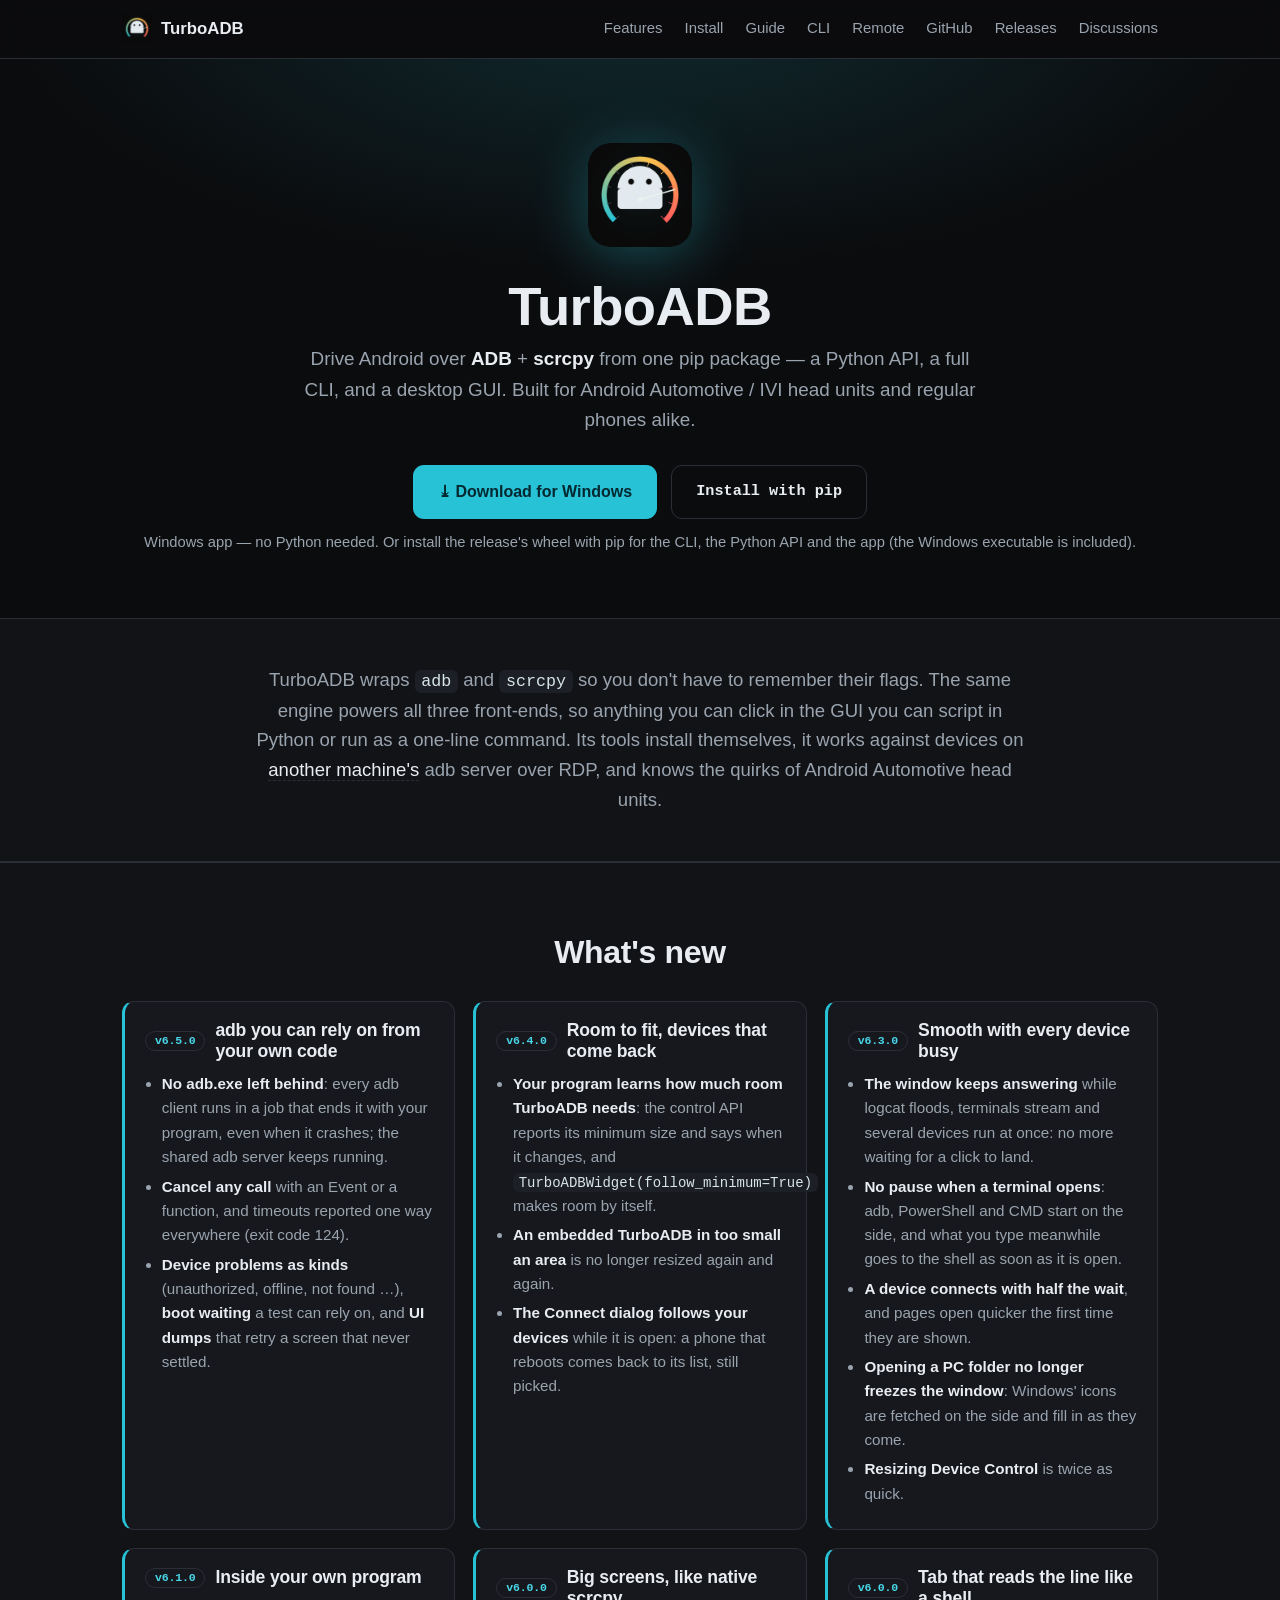
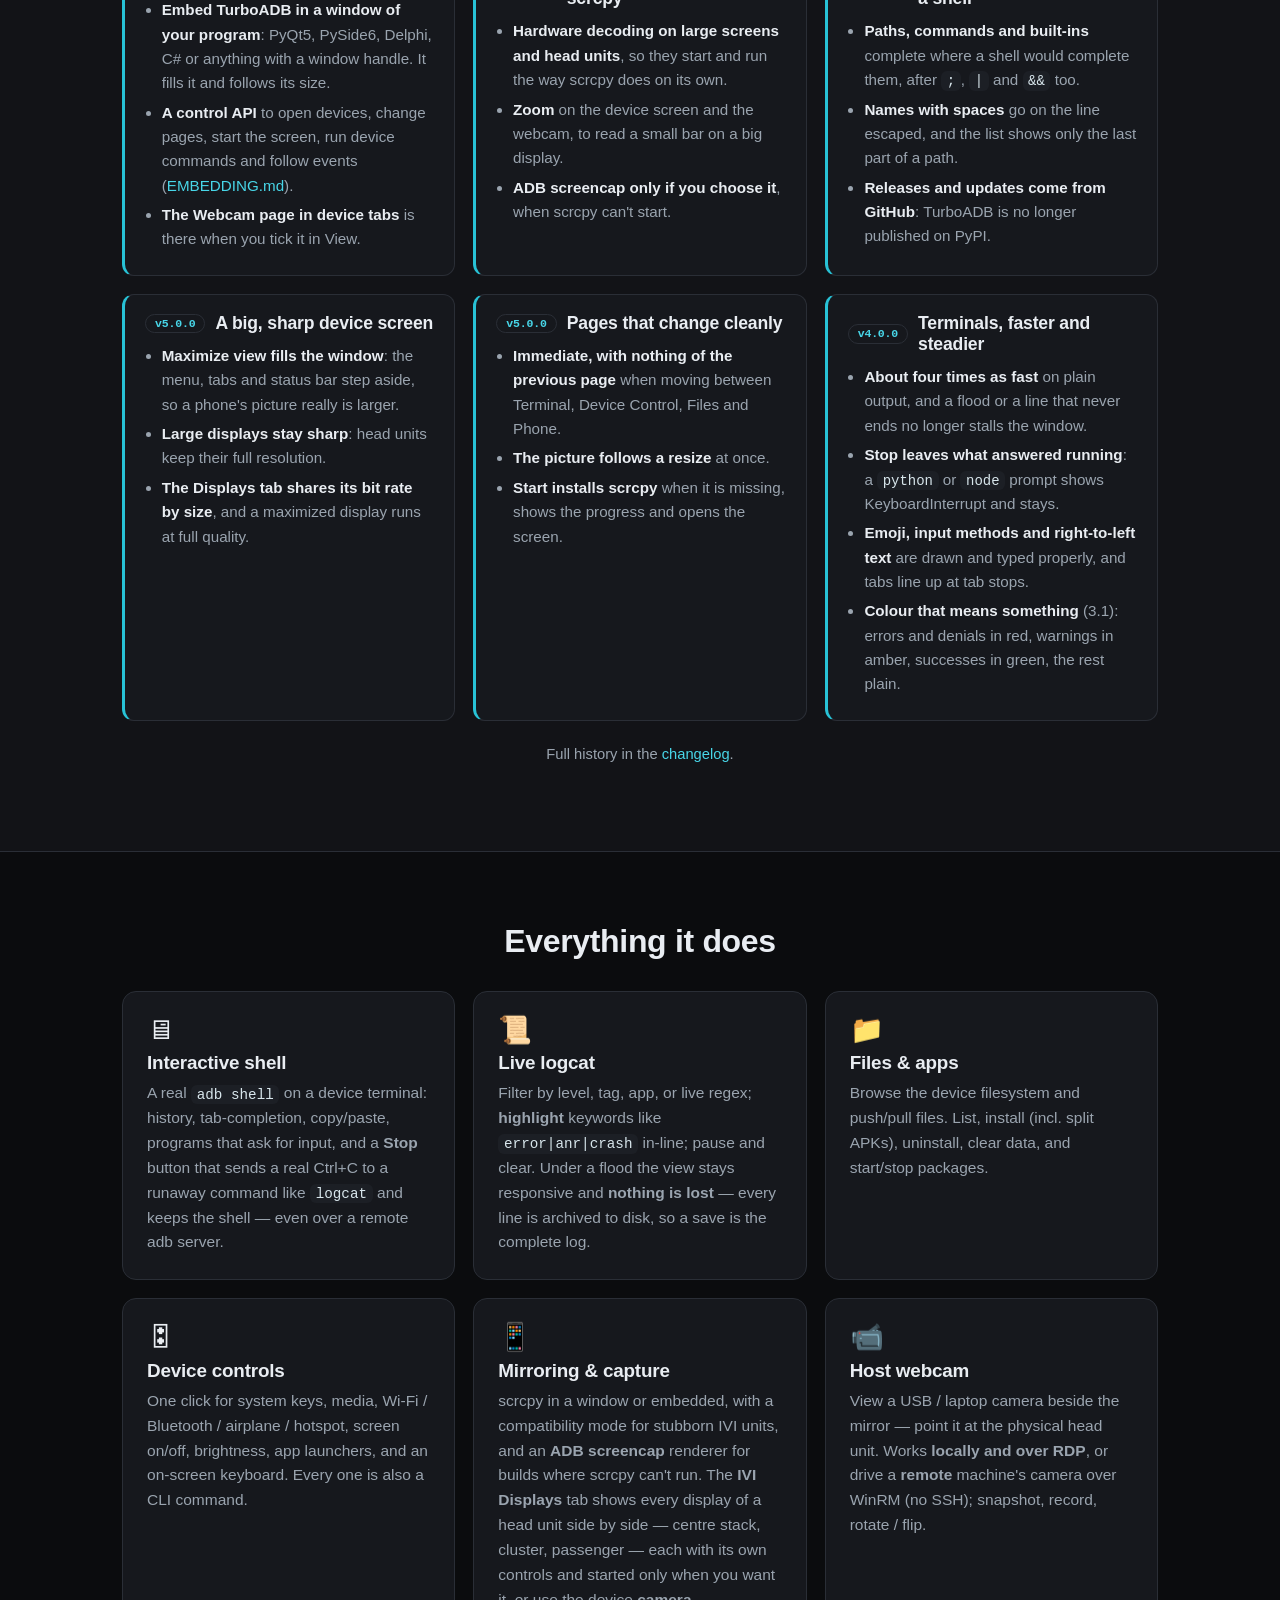
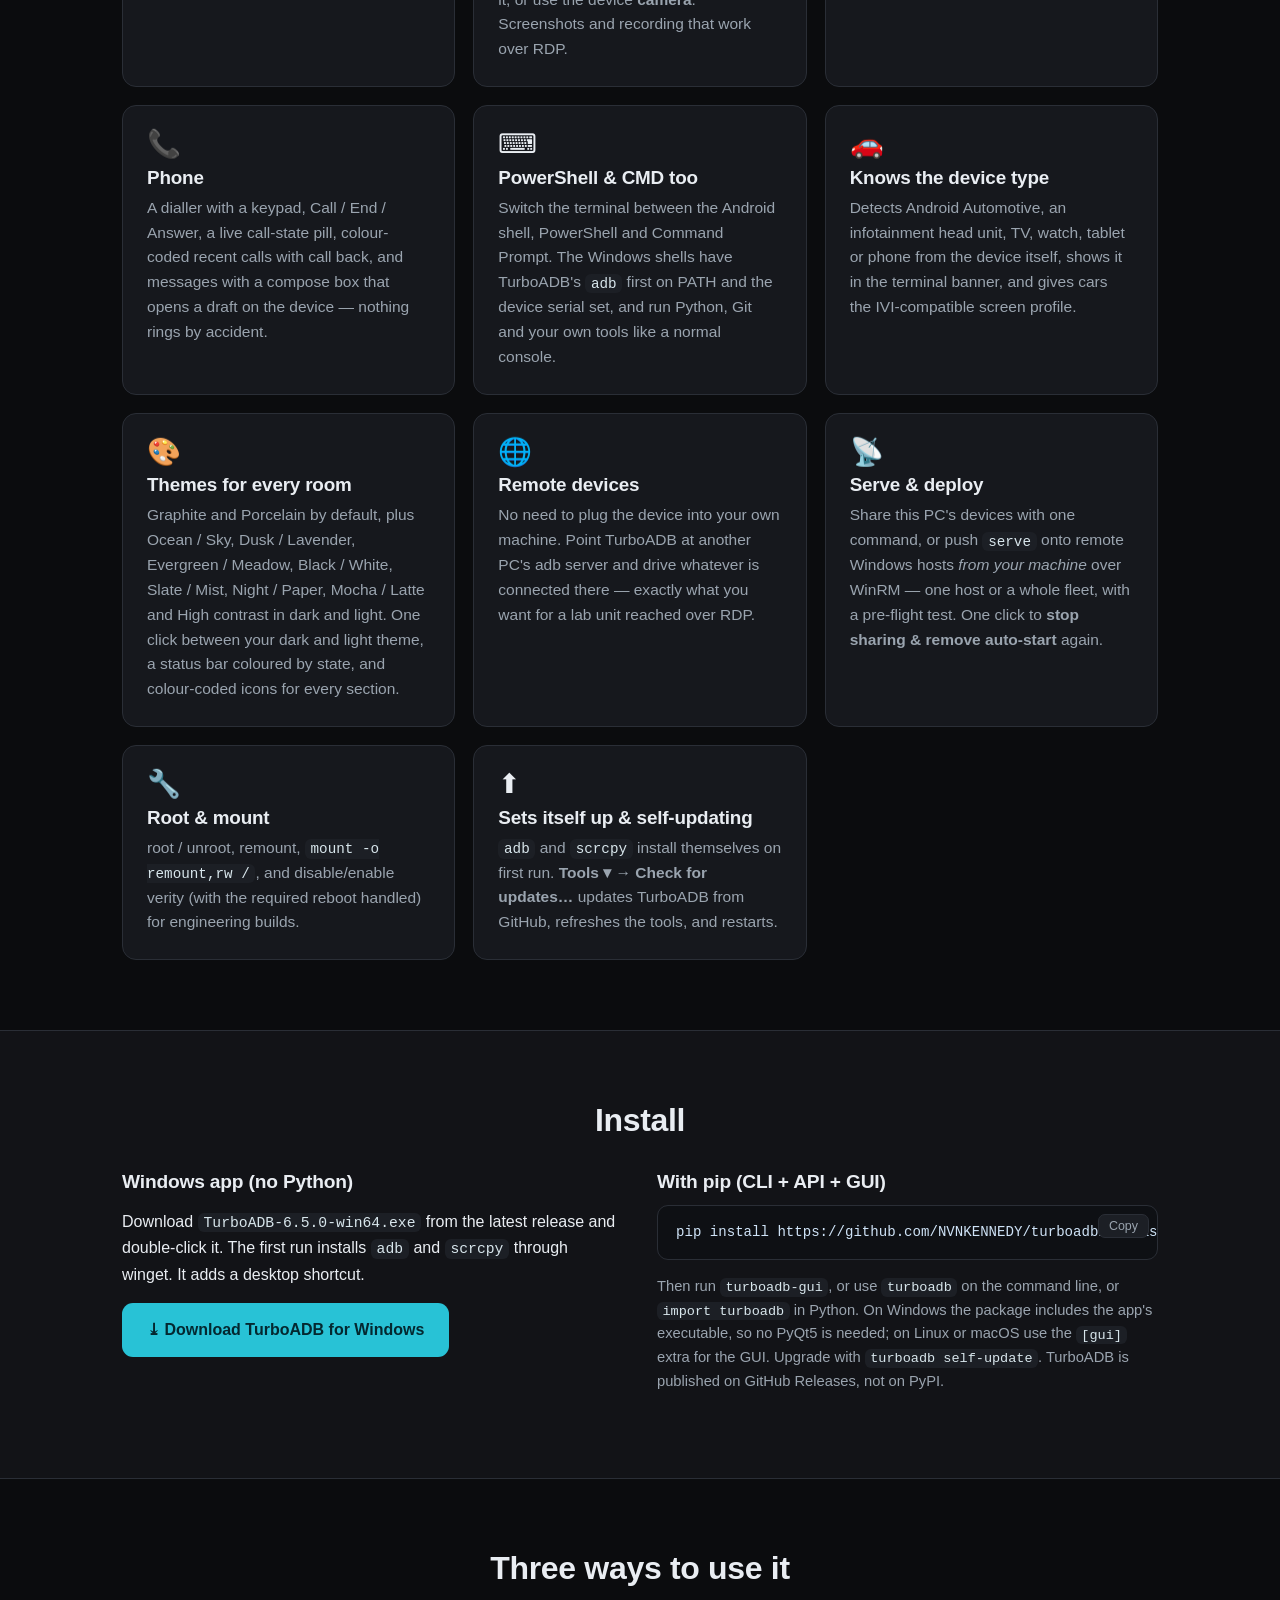
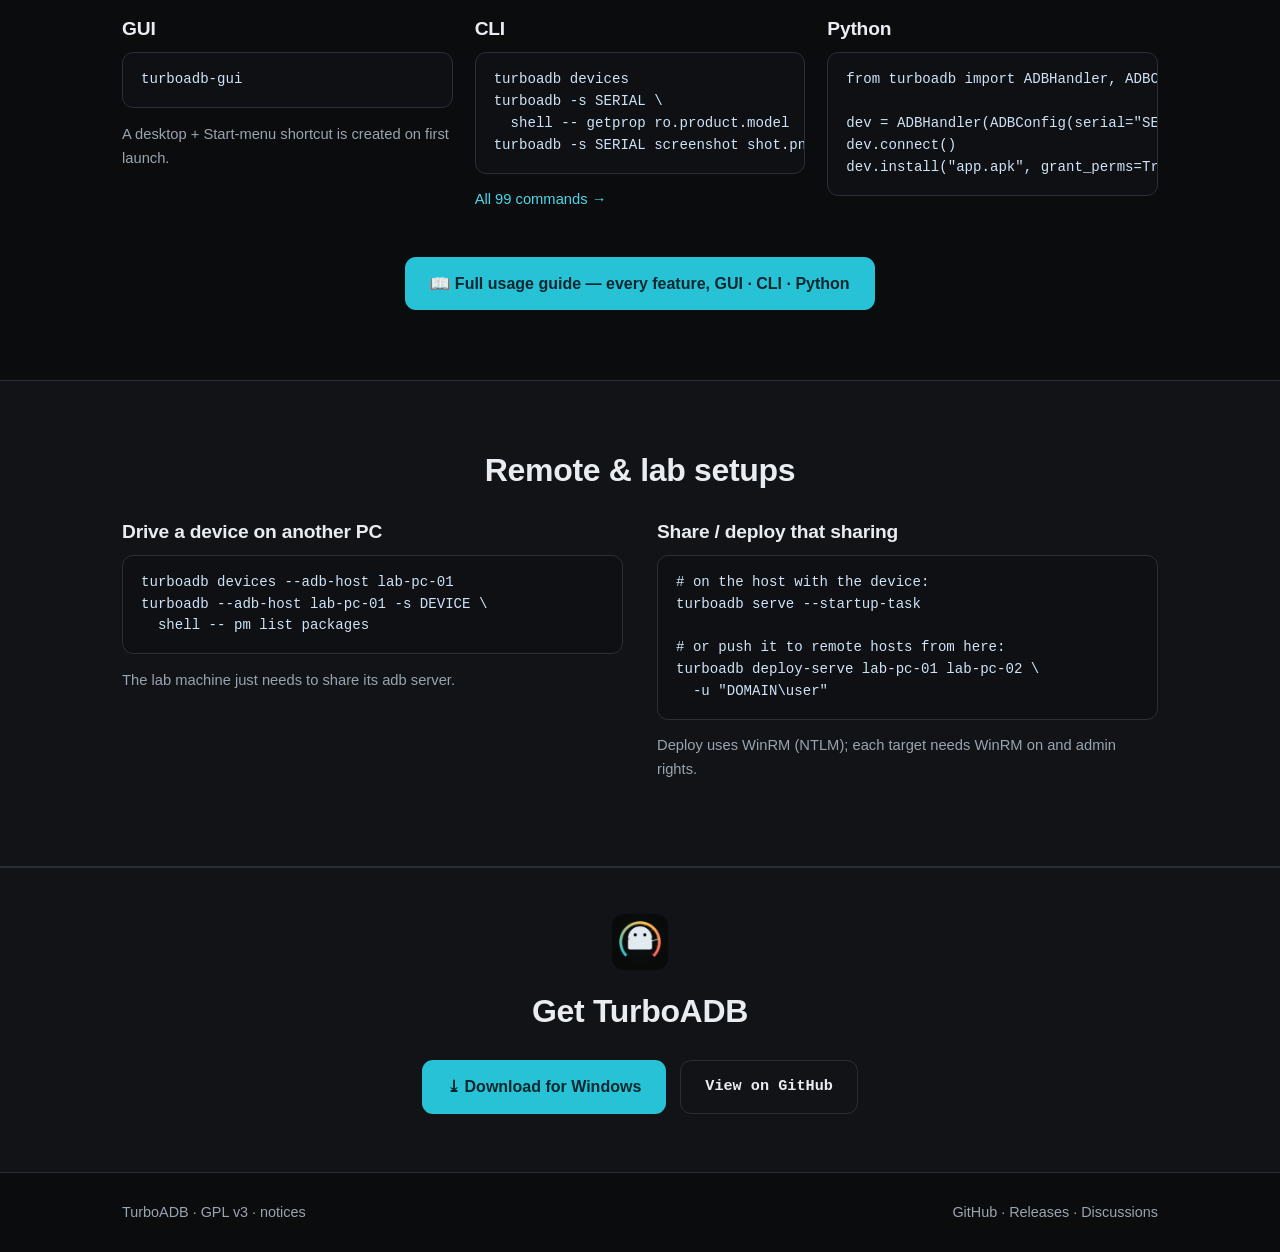
<file: docs/index.html>
<!DOCTYPE html>
<html lang="en">
<head>
<meta charset="UTF-8">
<meta name="viewport" content="width=device-width, initial-scale=1.0">
<title>TurboADB — Android ADB + scrcpy toolkit</title>
<meta name="description" content="One pip package for driving Android over ADB + scrcpy: a Python API, a full CLI, and a desktop GUI. Built for Android Automotive / IVI head units and regular phones.">
<link rel="icon" href="favicon.ico">
<link rel="stylesheet" href="style.css">
</head>
<body>

<header class="nav">
  <div class="wrap nav-inner">
    <a class="brand" href="#top">
      <img src="icon.png" alt="" width="30" height="30">
      <span>TurboADB</span>
    </a>
    <nav class="nav-links">
      <a href="#features">Features</a>
      <a href="#install">Install</a>
      <a href="guide.html">Guide</a>
      <a href="cli.html">CLI</a>
      <a href="#remote">Remote</a>
      <a data-gh="repo" href="#">GitHub</a>
      <a data-gh="releases" href="#">Releases</a>
      <a href="https://github.com/NVNKENNEDY/turboadb/discussions">Discussions</a>
    </nav>
  </div>
</header>

<main id="top">

  <!-- HERO -->
  <section class="hero">
    <div class="wrap hero-inner">
      <img class="hero-logo" src="icon.png" alt="TurboADB logo" width="104" height="104">
      <h1>TurboADB</h1>
      <p class="tagline">
        Drive Android over <strong>ADB</strong> + <strong>scrcpy</strong> from one
        pip package — a Python API, a full CLI, and a desktop GUI. Built for
        Android&nbsp;Automotive&nbsp;/&nbsp;IVI head units and regular phones alike.
      </p>
      <div class="cta">
        <a class="btn btn-primary" data-gh="exe" href="#">⤓ Download for Windows</a>
        <a class="btn btn-ghost" href="#install">Install with pip</a>
      </div>
      <p class="cta-sub">
        Windows app — no Python needed. Or install the release's wheel with pip for the
        CLI, the Python API and the app (the Windows executable is included).
      </p>
    </div>
  </section>

  <!-- WHAT IT IS -->
  <section class="band">
    <div class="wrap">
      <div class="lead">
        TurboADB wraps <code>adb</code> and <code>scrcpy</code> so you don't have to
        remember their flags. The same engine powers all three front-ends, so
        anything you can click in the GUI you can script in Python or run as a
        one-line command. Its tools install themselves, it works
        against devices on <em>another machine's</em> adb server over RDP, and knows
        the quirks of Android Automotive head units.
      </div>
    </div>
  </section>

  <!-- WHAT'S NEW -->
  <section id="whatsnew" class="section alt">
    <div class="wrap">
      <h2>What's new</h2>
      <div class="whatsnew">
        <div class="wn">
          <h3><span class="ver">v6.5.0</span> adb you can rely on from your own code</h3>
          <ul>
            <li><b>No adb.exe left behind</b>: every adb client runs in a job that
            ends it with your program, even when it crashes; the shared adb server
            keeps running.</li>
            <li><b>Cancel any call</b> with an Event or a function, and timeouts
            reported one way everywhere (exit code 124).</li>
            <li><b>Device problems as kinds</b> (unauthorized, offline, not found …),
            <b>boot waiting</b> a test can rely on, and <b>UI dumps</b> that retry
            a screen that never settled.</li>
          </ul>
        </div>
        <div class="wn">
          <h3><span class="ver">v6.4.0</span> Room to fit, devices that come back</h3>
          <ul>
            <li><b>Your program learns how much room TurboADB needs</b>: the
            control API reports its minimum size and says when it changes, and
            <code>TurboADBWidget(follow_minimum=True)</code> makes room by itself.</li>
            <li><b>An embedded TurboADB in too small an area</b> is no longer
            resized again and again.</li>
            <li><b>The Connect dialog follows your devices</b> while it is open:
            a phone that reboots comes back to its list, still picked.</li>
          </ul>
        </div>
        <div class="wn">
          <h3><span class="ver">v6.3.0</span> Smooth with every device busy</h3>
          <ul>
            <li><b>The window keeps answering</b> while logcat floods, terminals
            stream and several devices run at once: no more waiting for a click
            to land.</li>
            <li><b>No pause when a terminal opens</b>: adb, PowerShell and CMD
            start on the side, and what you type meanwhile goes to the shell as
            soon as it is open.</li>
            <li><b>A device connects with half the wait</b>, and pages open
            quicker the first time they are shown.</li>
            <li><b>Opening a PC folder no longer freezes the window</b>: Windows'
            icons are fetched on the side and fill in as they come.</li>
            <li><b>Resizing Device Control</b> is twice as quick.</li>
          </ul>
        </div>
        <div class="wn">
          <h3><span class="ver">v6.1.0</span> Inside your own program</h3>
          <ul>
            <li><b>Embed TurboADB in a window of your program</b>: PyQt5, PySide6,
            Delphi, C# or anything with a window handle. It fills it and follows its size.</li>
            <li><b>A control API</b> to open devices, change pages, start the screen,
            run device commands and follow events
            (<a href="https://github.com/NVNKENNEDY/turboadb/blob/main/EMBEDDING.md">EMBEDDING.md</a>).</li>
            <li><b>The Webcam page in device tabs</b> is there when you tick it in View.</li>
          </ul>
        </div>
        <div class="wn">
          <h3><span class="ver">v6.0.0</span> Big screens, like native scrcpy</h3>
          <ul>
            <li><b>Hardware decoding on large screens and head units</b>, so they
            start and run the way scrcpy does on its own.</li>
            <li><b>Zoom</b> on the device screen and the webcam, to read a small
            bar on a big display.</li>
            <li><b>ADB screencap only if you choose it</b>, when scrcpy can't start.</li>
          </ul>
        </div>
        <div class="wn">
          <h3><span class="ver">v6.0.0</span> Tab that reads the line like a shell</h3>
          <ul>
            <li><b>Paths, commands and built-ins</b> complete where a shell would
            complete them, after <code>;</code>, <code>|</code> and
            <code>&amp;&amp;</code> too.</li>
            <li><b>Names with spaces</b> go on the line escaped, and the list
            shows only the last part of a path.</li>
            <li><b>Releases and updates come from GitHub</b>: TurboADB is no
            longer published on PyPI.</li>
          </ul>
        </div>
        <div class="wn">
          <h3><span class="ver">v5.0.0</span> A big, sharp device screen</h3>
          <ul>
            <li><b>Maximize view fills the window</b>: the menu, tabs and status
            bar step aside, so a phone's picture really is larger.</li>
            <li><b>Large displays stay sharp</b>: head units keep their full
            resolution.</li>
            <li><b>The Displays tab shares its bit rate by size</b>, and a
            maximized display runs at full quality.</li>
          </ul>
        </div>
        <div class="wn">
          <h3><span class="ver">v5.0.0</span> Pages that change cleanly</h3>
          <ul>
            <li><b>Immediate, with nothing of the previous page</b> when moving
            between Terminal, Device Control, Files and Phone.</li>
            <li><b>The picture follows a resize</b> at once.</li>
            <li><b>Start installs scrcpy</b> when it is missing, shows the
            progress and opens the screen.</li>
          </ul>
        </div>
        <div class="wn">
          <h3><span class="ver">v4.0.0</span> Terminals, faster and steadier</h3>
          <ul>
            <li><b>About four times as fast</b> on plain output, and a flood or a
            line that never ends no longer stalls the window.</li>
            <li><b>Stop leaves what answered running</b>: a <code>python</code> or
            <code>node</code> prompt shows KeyboardInterrupt and stays.</li>
            <li><b>Emoji, input methods and right-to-left text</b> are drawn and
            typed properly, and tabs line up at tab stops.</li>
            <li><b>Colour that means something</b> (3.1): errors and denials in
            red, warnings in amber, successes in green, the rest plain.</li>
          </ul>
        </div>
      </div>
      <p class="center muted" style="margin-top:22px">
        Full history in the <a data-gh="changelog" href="#">changelog</a>.
      </p>
    </div>
  </section>

  <!-- FEATURES -->
  <section id="features" class="section">
    <div class="wrap">
      <h2>Everything it does</h2>
      <div class="grid">

        <div class="card">
          <div class="ic">🖥</div>
          <h3>Interactive shell</h3>
          <p>A real <code>adb shell</code> on a device terminal: history,
          tab-completion, copy/paste, programs that ask for input, and a
          <strong>Stop</strong> button that sends a real Ctrl+C to a runaway command
          like <code>logcat</code> and keeps the shell — even over a remote adb
          server.</p>
        </div>

        <div class="card">
          <div class="ic">📜</div>
          <h3>Live logcat</h3>
          <p>Filter by level, tag, app, or live regex; <strong>highlight</strong> keywords
          like <code>error|anr|crash</code> in-line; pause and clear. Under a flood the
          view stays responsive and <strong>nothing is lost</strong> — every line is
          archived to disk, so a save is the complete log.</p>
        </div>

        <div class="card">
          <div class="ic">📁</div>
          <h3>Files &amp; apps</h3>
          <p>Browse the device filesystem and push/pull files. List, install (incl.
          split APKs), uninstall, clear data, and start/stop packages.</p>
        </div>

        <div class="card">
          <div class="ic">🎛</div>
          <h3>Device controls</h3>
          <p>One click for system keys, media, Wi-Fi / Bluetooth / airplane /
          hotspot, screen on/off, brightness, app launchers, and an on-screen
          keyboard. Every one is also a CLI command.</p>
        </div>

        <div class="card">
          <div class="ic">📱</div>
          <h3>Mirroring &amp; capture</h3>
          <p>scrcpy in a window or embedded, with a compatibility mode for stubborn
          IVI units, and an <strong>ADB screencap</strong> renderer for builds where
          scrcpy can't run. The <strong>IVI Displays</strong> tab shows every display
          of a head unit side by side — centre stack, cluster, passenger — each with
          its own controls and started only when you want it, or use the device
          <strong>camera</strong>.
          Screenshots and recording that work over RDP.</p>
        </div>

        <div class="card">
          <div class="ic">📹</div>
          <h3>Host webcam</h3>
          <p>View a USB / laptop camera beside the mirror — point it at the physical
          head unit. Works <strong>locally and over RDP</strong>, or drive a
          <strong>remote</strong> machine's camera over WinRM (no SSH); snapshot,
          record, rotate / flip.</p>
        </div>

        <div class="card">
          <div class="ic">📞</div>
          <h3>Phone</h3>
          <p>A dialler with a keypad, Call / End / Answer, a live call-state pill,
          colour-coded recent calls with call back, and messages with a compose
          box that opens a draft on the device — nothing rings by accident.</p>
        </div>

        <div class="card">
          <div class="ic">⌨</div>
          <h3>PowerShell &amp; CMD too</h3>
          <p>Switch the terminal between the Android shell, PowerShell and Command
          Prompt. The Windows shells have TurboADB's <code>adb</code> first on PATH
          and the device serial set, and run Python, Git and your own tools like a
          normal console.</p>
        </div>

        <div class="card">
          <div class="ic">🚗</div>
          <h3>Knows the device type</h3>
          <p>Detects Android Automotive, an infotainment head unit, TV, watch,
          tablet or phone from the device itself, shows it in the terminal banner,
          and gives cars the IVI-compatible screen profile.</p>
        </div>

        <div class="card">
          <div class="ic">🎨</div>
          <h3>Themes for every room</h3>
          <p>Graphite and Porcelain by default, plus Ocean / Sky, Dusk / Lavender,
          Evergreen / Meadow, Black / White, Slate / Mist, Night / Paper, Mocha /
          Latte and High contrast in dark and light. One click between your dark
          and light theme, a status bar coloured by state, and colour-coded icons
          for every section.</p>
        </div>

        <div class="card">
          <div class="ic">🌐</div>
          <h3>Remote devices</h3>
          <p>No need to plug the device into your own machine. Point TurboADB at
          another PC's adb server and drive whatever is connected there — exactly
          what you want for a lab unit reached over RDP.</p>
        </div>

        <div class="card">
          <div class="ic">📡</div>
          <h3>Serve &amp; deploy</h3>
          <p>Share this PC's devices with one command, or push <code>serve</code>
          onto remote Windows hosts <em>from your machine</em> over WinRM — one host
          or a whole fleet, with a pre-flight test. One click to <strong>stop sharing
          &amp; remove auto-start</strong> again.</p>
        </div>

        <div class="card">
          <div class="ic">🔧</div>
          <h3>Root &amp; mount</h3>
          <p>root / unroot, remount, <code>mount -o remount,rw /</code>, and
          disable/enable verity (with the required reboot handled) for engineering
          builds.</p>
        </div>

        <div class="card">
          <div class="ic">⬆</div>
          <h3>Sets itself up &amp; self-updating</h3>
          <p><code>adb</code> and <code>scrcpy</code> install themselves on first
          run. <b>Tools ▾ → Check for updates…</b> updates TurboADB from GitHub,
          refreshes the tools, and restarts.</p>
        </div>

      </div>
    </div>
  </section>

  <!-- INSTALL -->
  <section id="install" class="section alt">
    <div class="wrap">
      <h2>Install</h2>
      <div class="cols">
        <div>
          <h3>Windows app (no Python)</h3>
          <p>Download <code>TurboADB-6.5.0-win64.exe</code> from the latest release
          and double-click it. The first run installs <code>adb</code> and <code>scrcpy</code>
          through winget. It adds a desktop shortcut.</p>
          <a class="btn btn-primary" data-gh="exe" href="#">⤓ Download TurboADB for Windows</a>
        </div>
        <div>
          <h3>With pip (CLI + API + GUI)</h3>
          <div class="code">
            <button class="copy" data-copy="pip install https://github.com/NVNKENNEDY/turboadb/releases/download/v6.5.0/turboadb-6.5.0-py3-none-any.whl">Copy</button>
            <pre><code>pip install https://github.com/NVNKENNEDY/turboadb/releases/download/v6.5.0/turboadb-6.5.0-py3-none-any.whl</code></pre>
          </div>
          <p class="muted">Then run <code>turboadb-gui</code>, or use
          <code>turboadb</code> on the command line, or
          <code>import turboadb</code> in Python. On Windows the package includes
          the app's executable, so no PyQt5 is needed; on Linux or macOS use
          the <code>[gui]</code> extra for the GUI. Upgrade with
          <code>turboadb self-update</code>. TurboADB is published on GitHub
          Releases, not on PyPI.</p>
        </div>
      </div>
    </div>
  </section>

  <!-- USAGE -->
  <section id="usage" class="section">
    <div class="wrap">
      <h2>Three ways to use it</h2>
      <div class="cols3">
        <div>
          <h3>GUI</h3>
          <div class="code"><pre><code>turboadb-gui</code></pre></div>
          <p class="muted">A desktop + Start-menu shortcut is created on first launch.</p>
        </div>
        <div>
          <h3>CLI</h3>
          <div class="code"><pre><code>turboadb devices
turboadb -s SERIAL \
  shell -- getprop ro.product.model
turboadb -s SERIAL screenshot shot.png</code></pre></div>
          <p class="muted"><a href="cli.html">All 99 commands →</a></p>
        </div>
        <div>
          <h3>Python</h3>
          <div class="code"><pre><code>from turboadb import ADBHandler, ADBConfig

dev = ADBHandler(ADBConfig(serial="SERIAL"))
dev.connect()
dev.install("app.apk", grant_perms=True)</code></pre></div>
        </div>
      </div>
      <div class="center" style="margin-top:30px">
        <a class="btn btn-primary" href="guide.html">📖 Full usage guide — every feature, GUI · CLI · Python</a>
      </div>
    </div>
  </section>

  <!-- REMOTE -->
  <section id="remote" class="section alt">
    <div class="wrap">
      <h2>Remote &amp; lab setups</h2>
      <div class="cols">
        <div>
          <h3>Drive a device on another PC</h3>
          <div class="code"><pre><code>turboadb devices --adb-host lab-pc-01
turboadb --adb-host lab-pc-01 -s DEVICE \
  shell -- pm list packages</code></pre></div>
          <p class="muted">The lab machine just needs to share its adb server.</p>
        </div>
        <div>
          <h3>Share / deploy that sharing</h3>
          <div class="code"><pre><code># on the host with the device:
turboadb serve --startup-task

# or push it to remote hosts from here:
turboadb deploy-serve lab-pc-01 lab-pc-02 \
  -u "DOMAIN\user"</code></pre></div>
          <p class="muted">Deploy uses WinRM (NTLM); each target needs WinRM on and
          admin rights.</p>
        </div>
      </div>
    </div>
  </section>

  <!-- CTA FOOTER -->
  <section class="band closing">
    <div class="wrap center">
      <img src="icon.png" alt="" width="56" height="56">
      <h2>Get TurboADB</h2>
      <div class="cta">
        <a class="btn btn-primary" data-gh="exe" href="#">⤓ Download for Windows</a>
        <a class="btn btn-ghost" data-gh="repo" href="#">View on GitHub</a>
      </div>
    </div>
  </section>

</main>

<footer class="foot">
  <div class="wrap foot-inner">
    <span>TurboADB · GPL v3 · <a href="https://github.com/NVNKENNEDY/turboadb/blob/main/turboadb/licenses/THIRD-PARTY-NOTICES.md">notices</a></span>
    <span>
      <a data-gh="repo" href="#">GitHub</a> ·
      <a data-gh="releases" href="#">Releases</a> ·
      <a href="https://github.com/NVNKENNEDY/turboadb/discussions">Discussions</a>
    </span>
  </div>
</footer>

<script>
  // ──────────────────────────────────────────────────────────────────
  //  EDIT THIS ONE LINE: set it to "your-github-username/turboadb"
  const REPO = "nvnkennedy/turboadb";
  // ──────────────────────────────────────────────────────────────────
  const base = "https://github.com/" + REPO;
  const urls = {
    repo: base,
    releases: base + "/releases",
    changelog: base + "/blob/main/CHANGELOG.md",
    exe: base + "/releases/latest",
  };
  document.querySelectorAll("[data-gh]").forEach(function (a) {
    a.href = urls[a.getAttribute("data-gh")] || base;
  });
  document.querySelectorAll(".copy").forEach(function (b) {
    b.addEventListener("click", function () {
      navigator.clipboard.writeText(b.getAttribute("data-copy"));
      const t = b.textContent; b.textContent = "Copied"; b.classList.add("ok");
      setTimeout(function () { b.textContent = t; b.classList.remove("ok"); }, 1200);
    });
  });
</script>
</body>
</html>
</file>
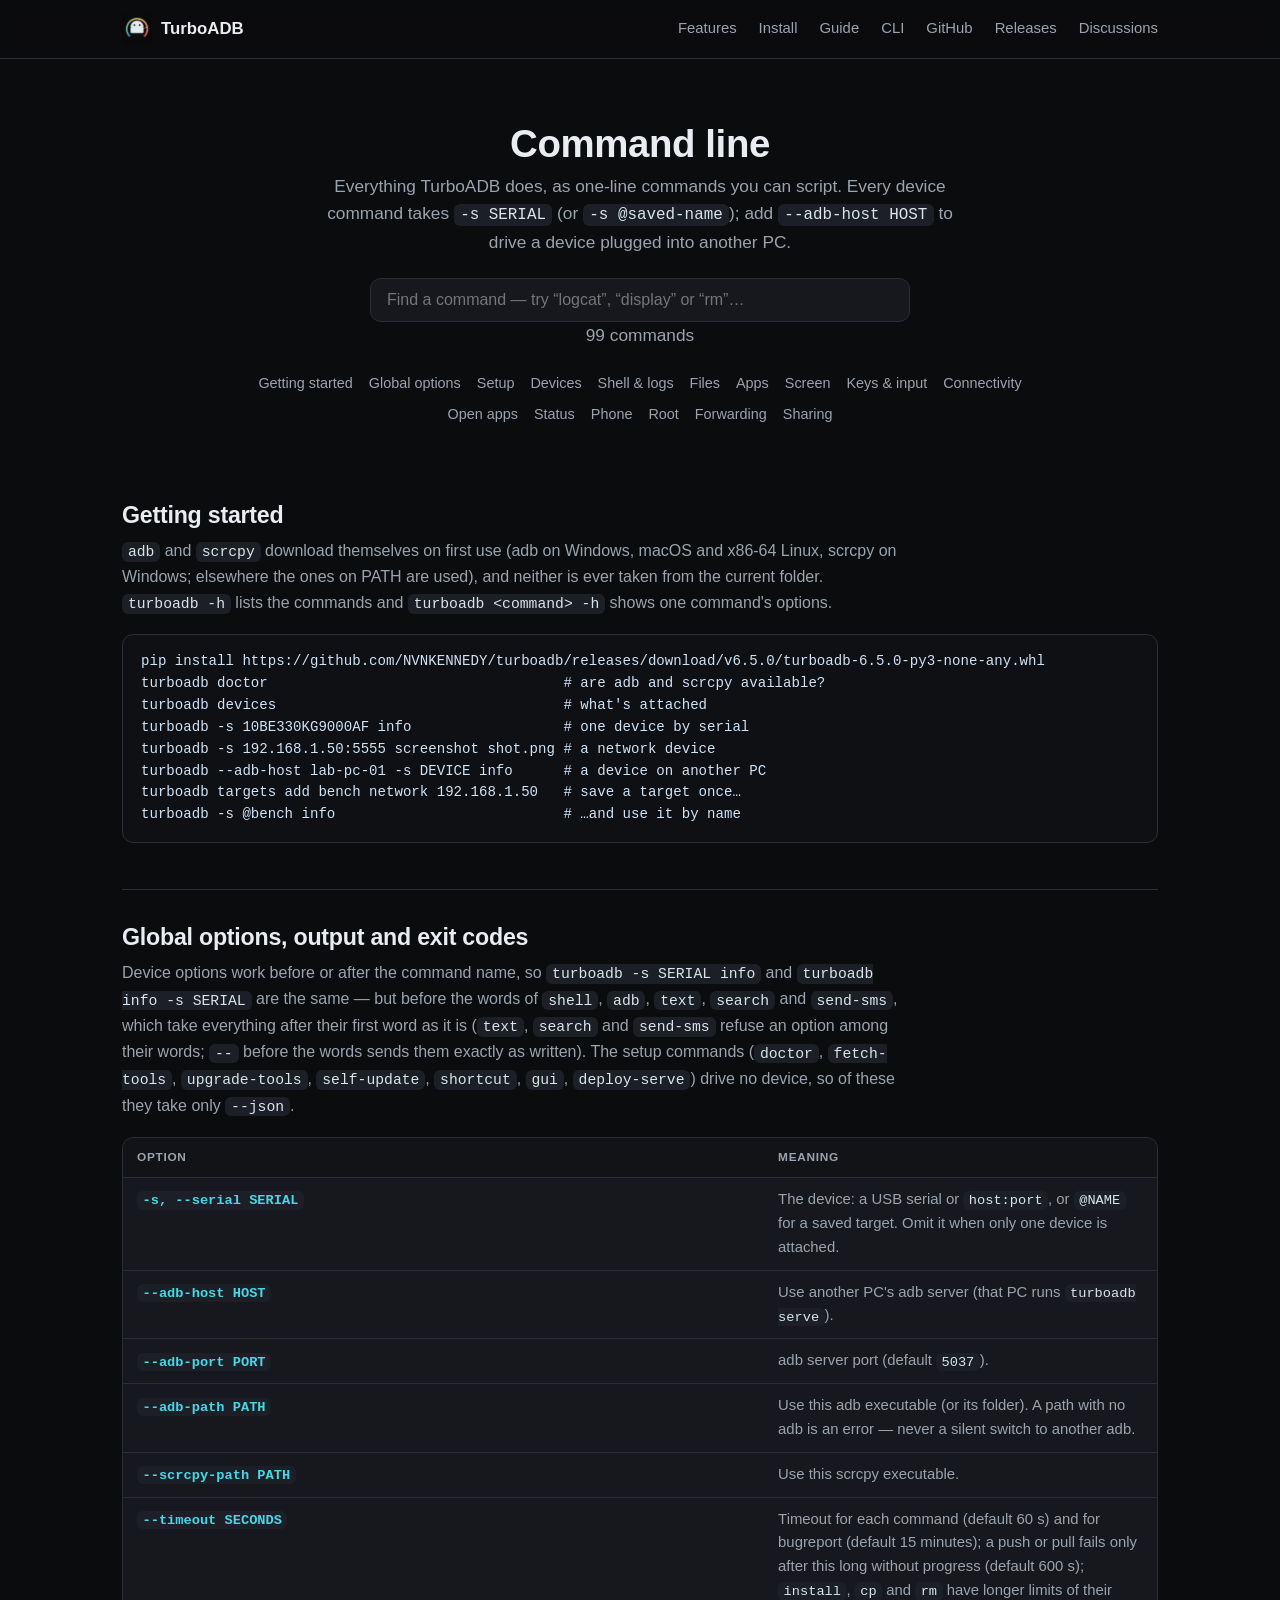
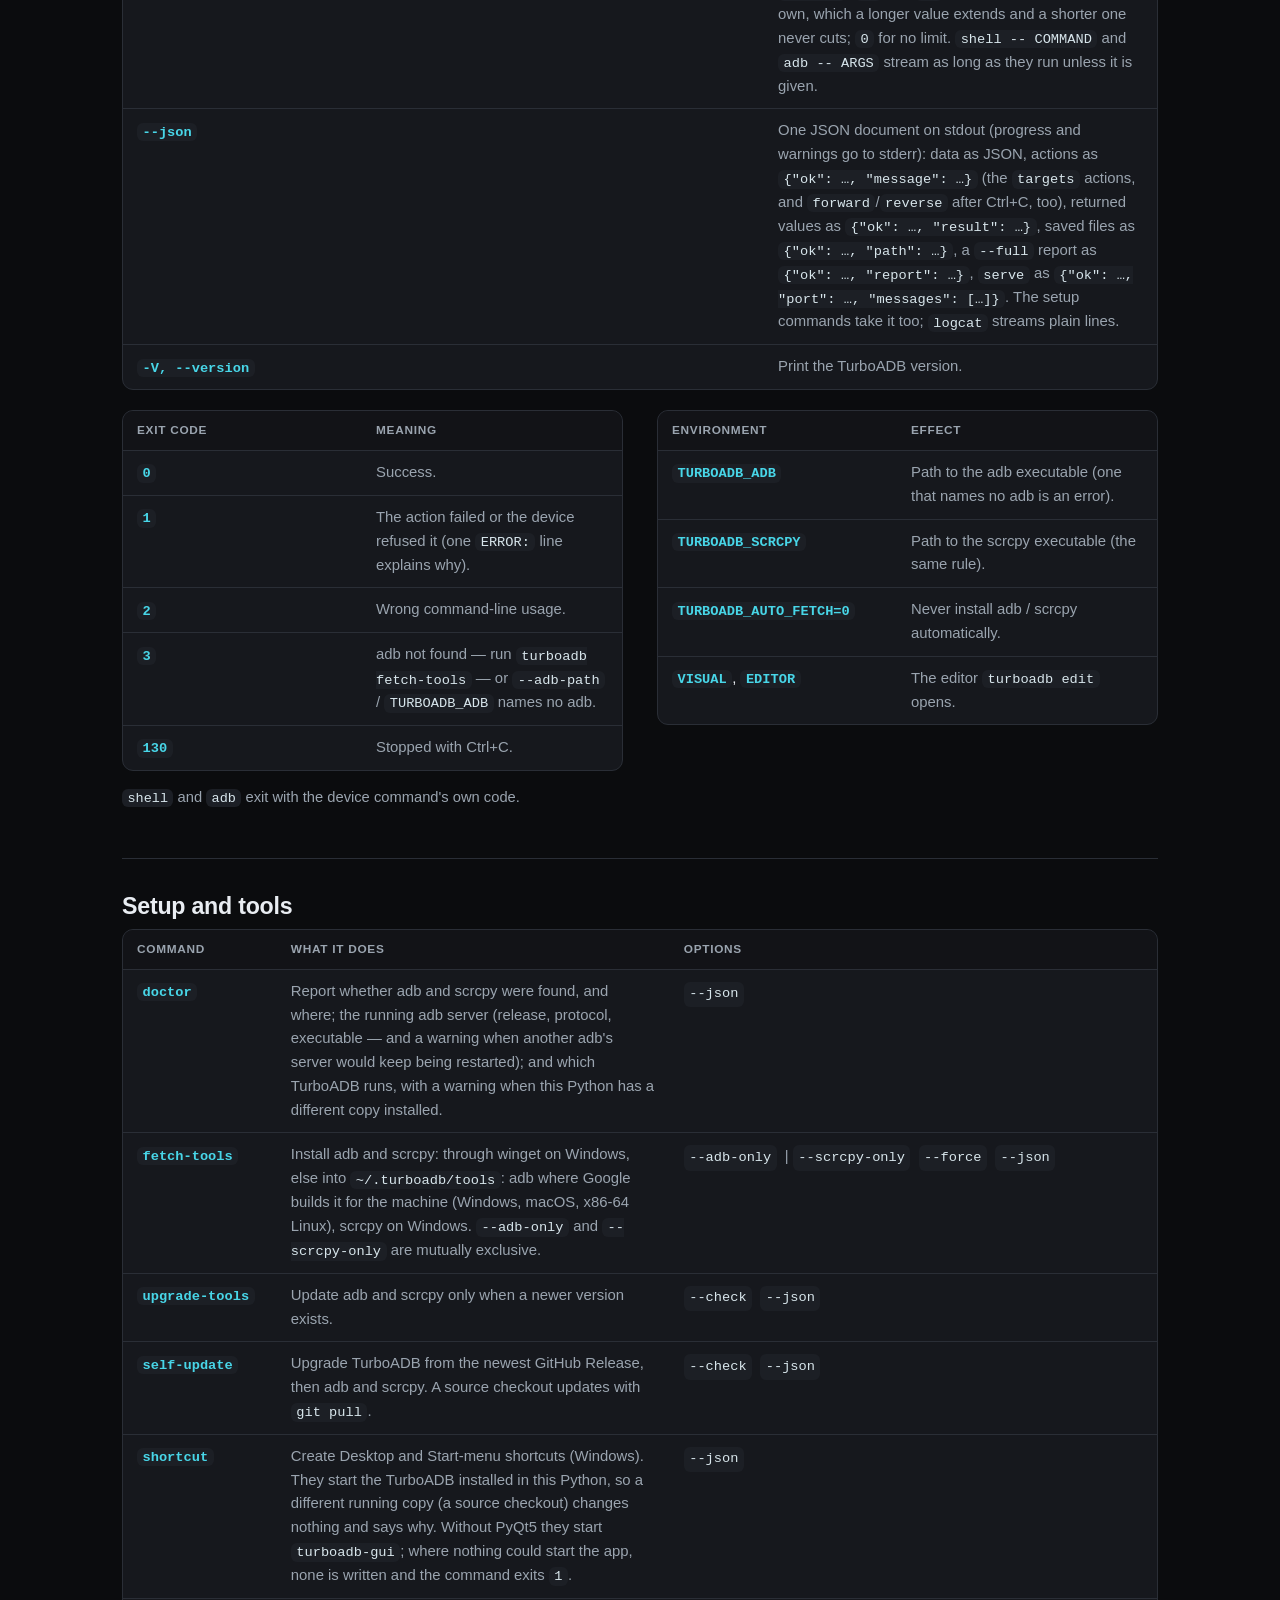
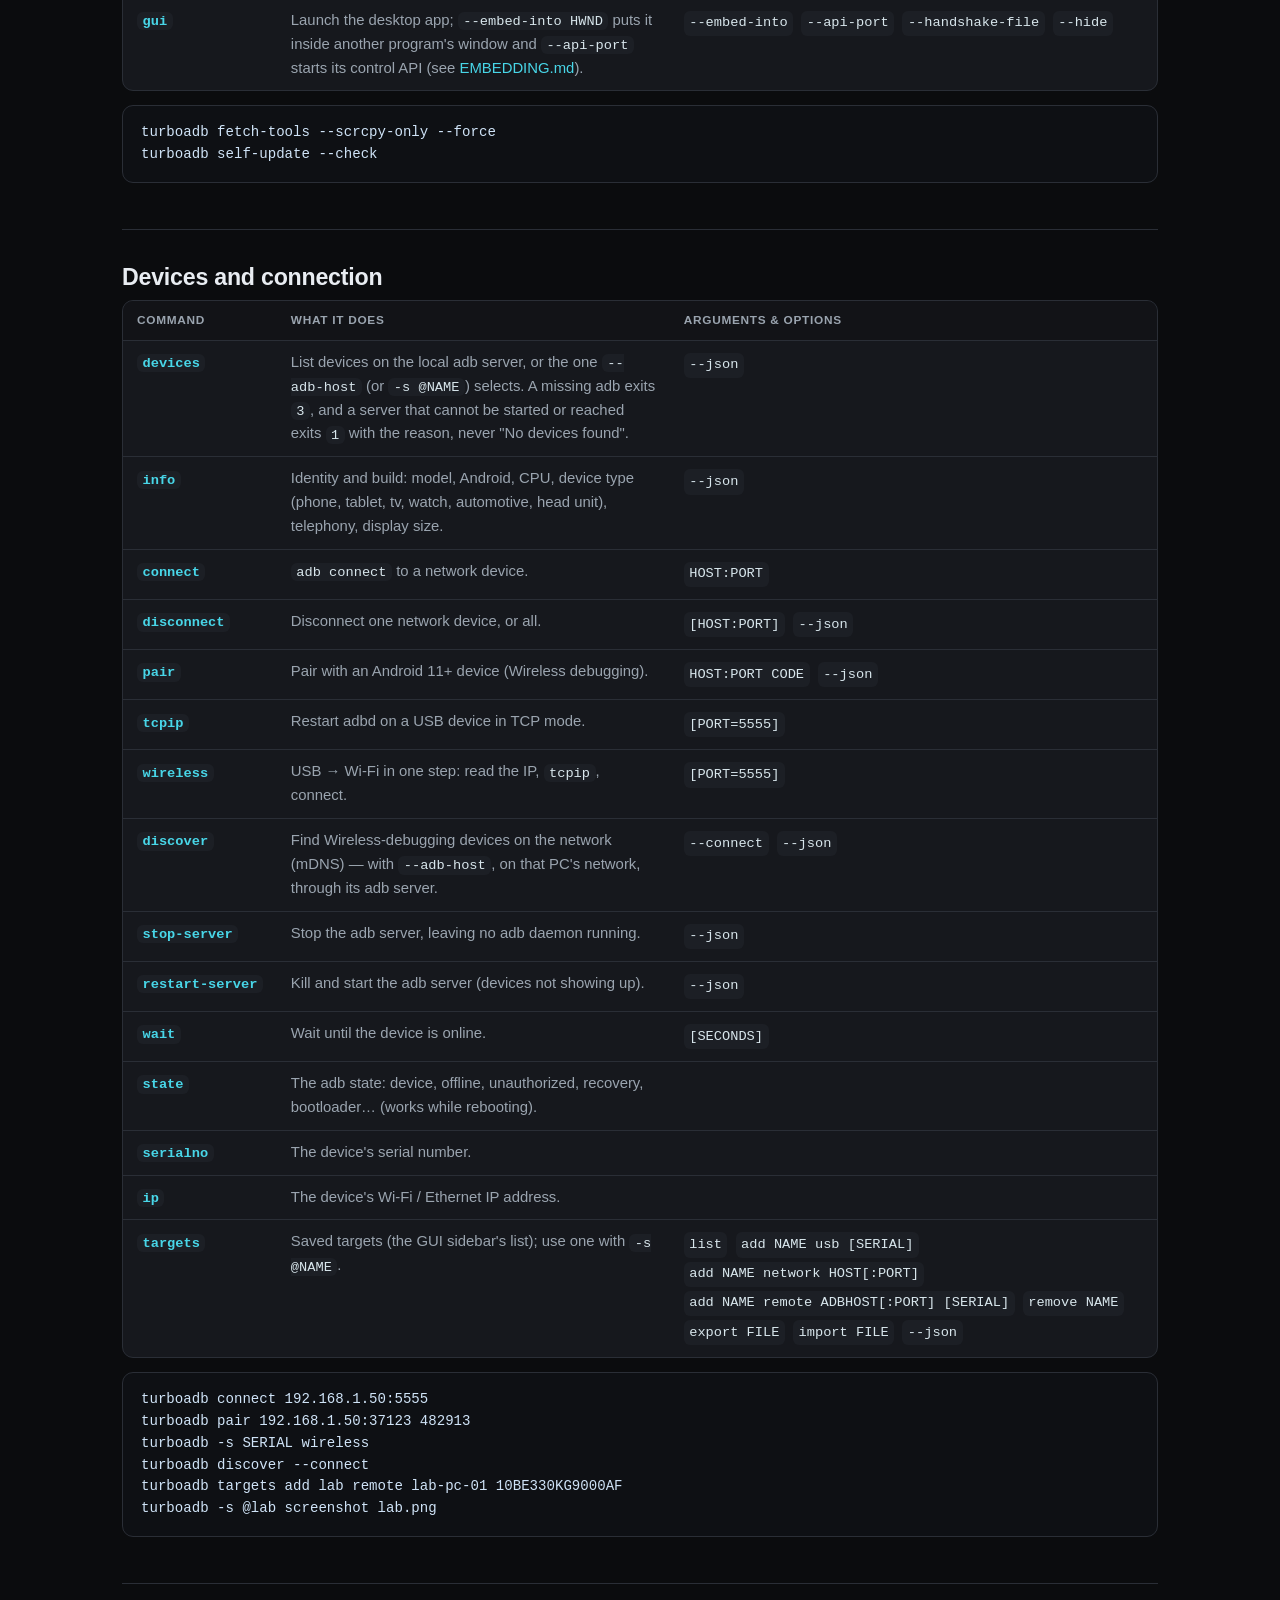
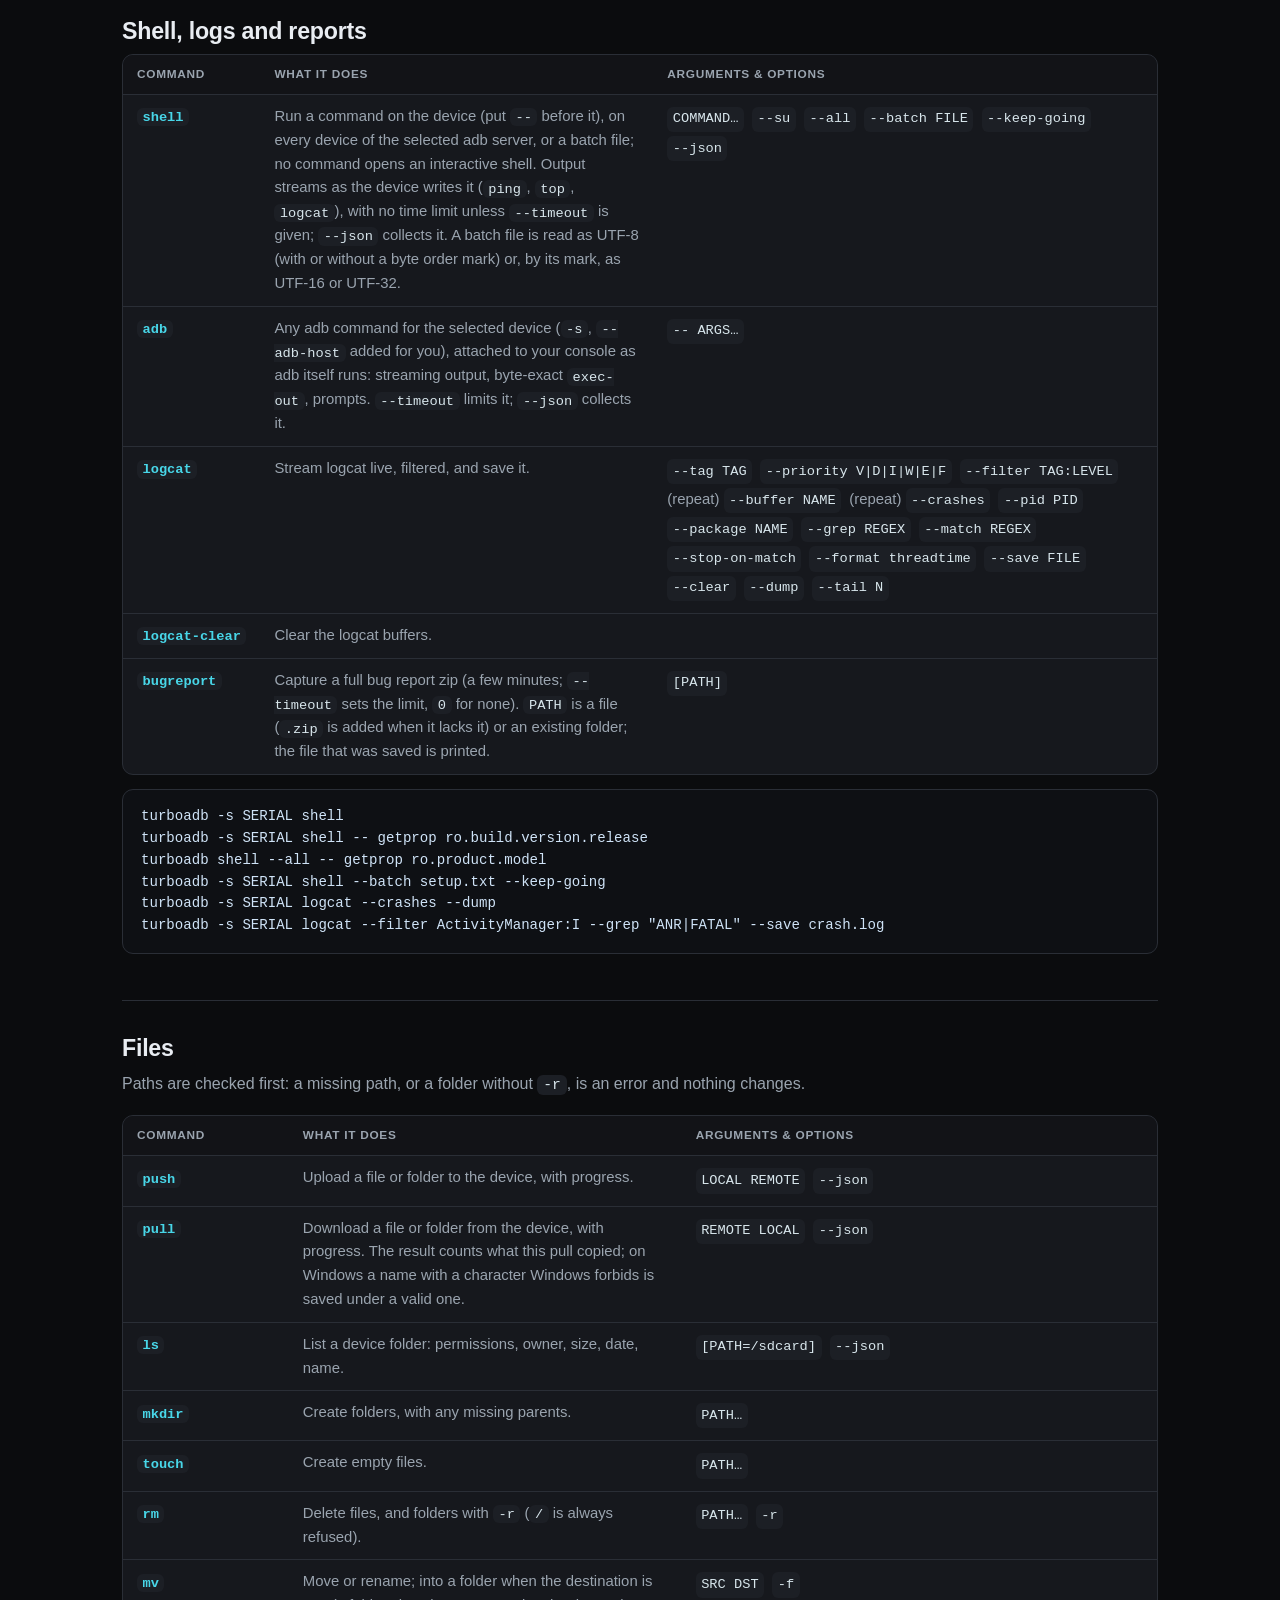
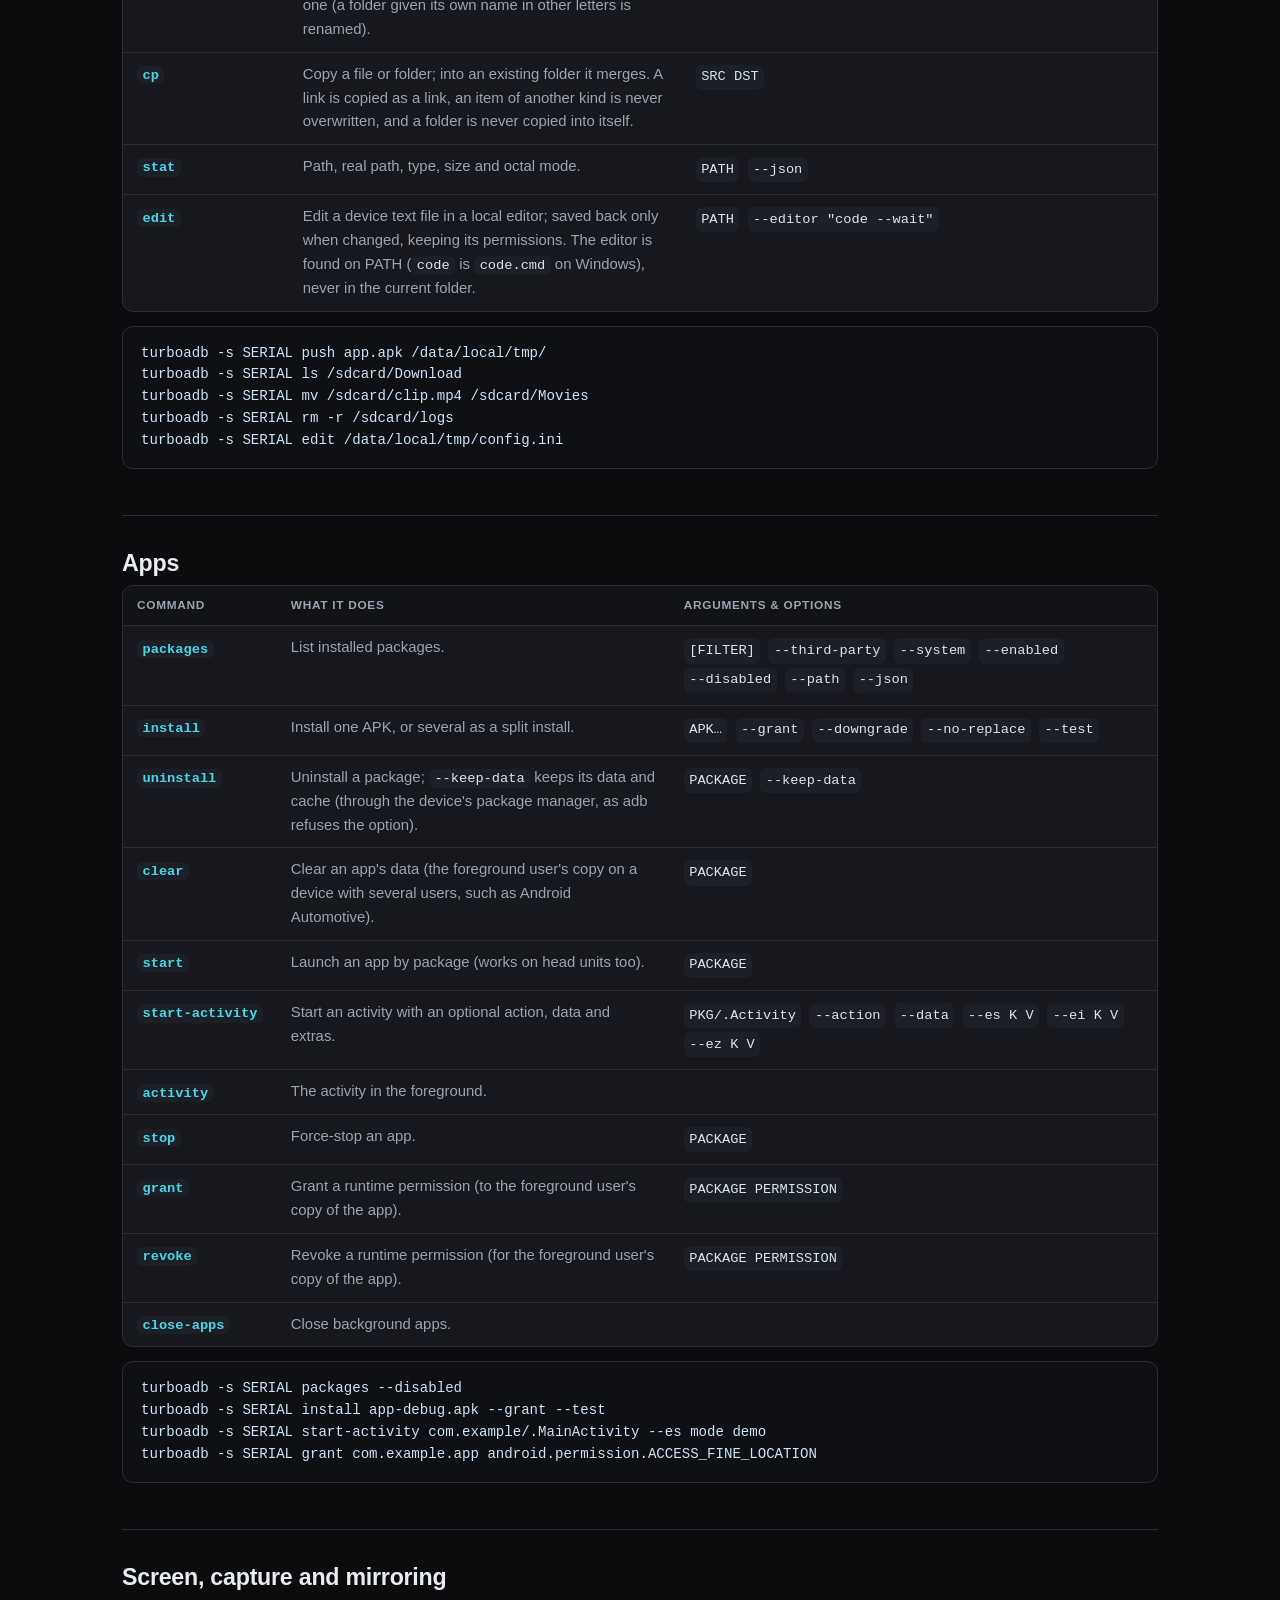
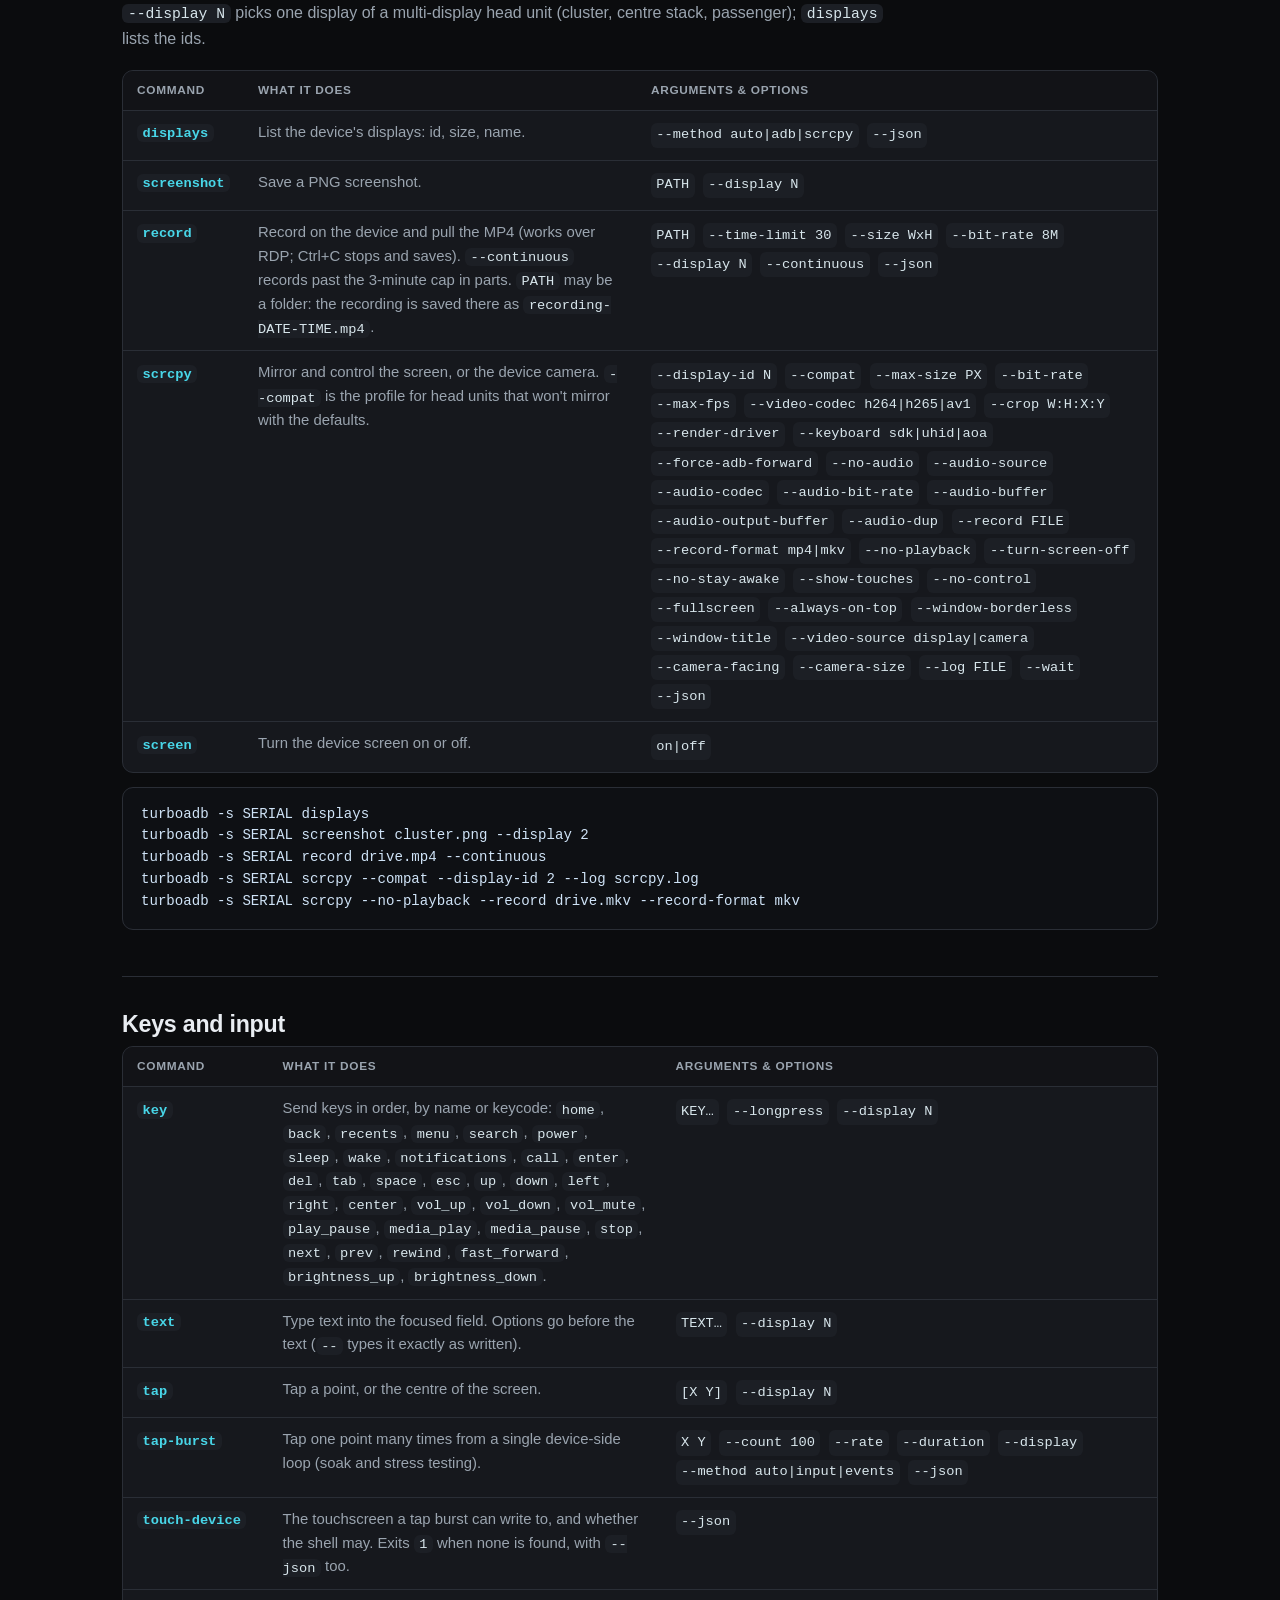
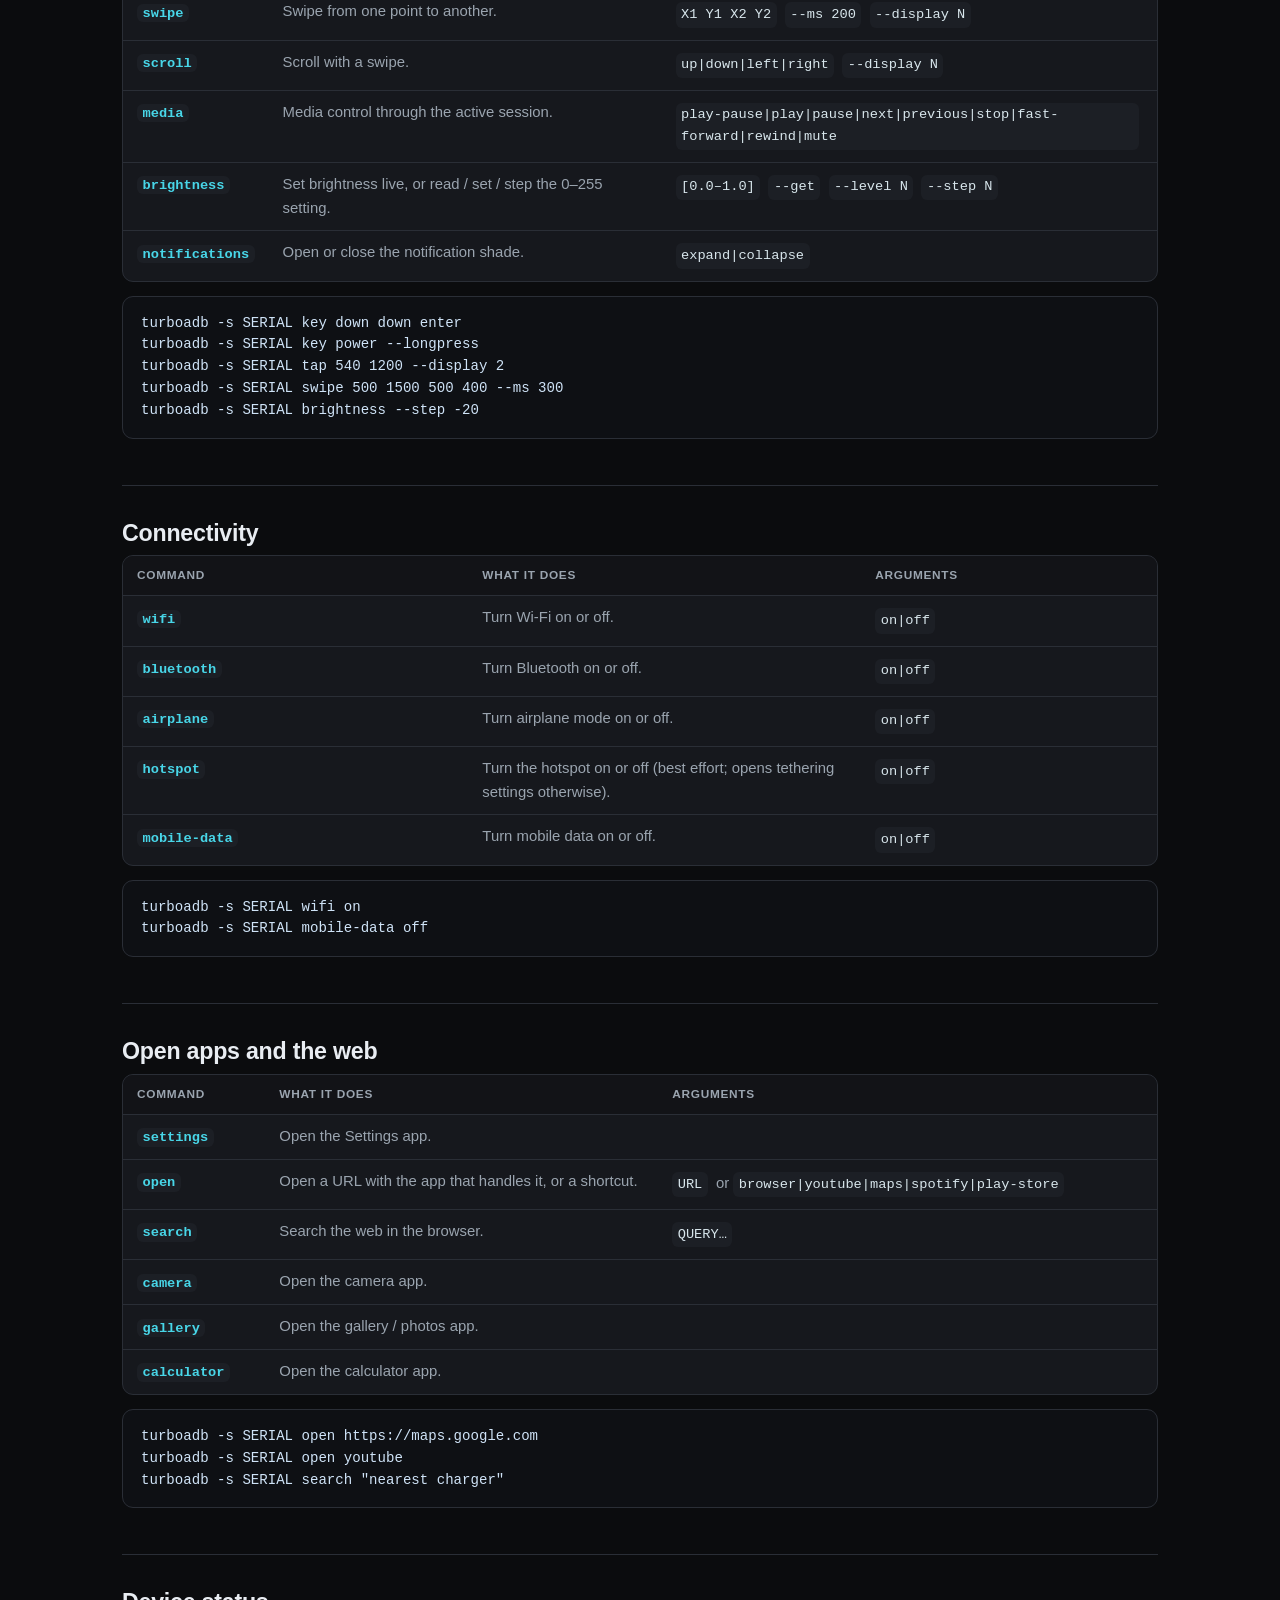
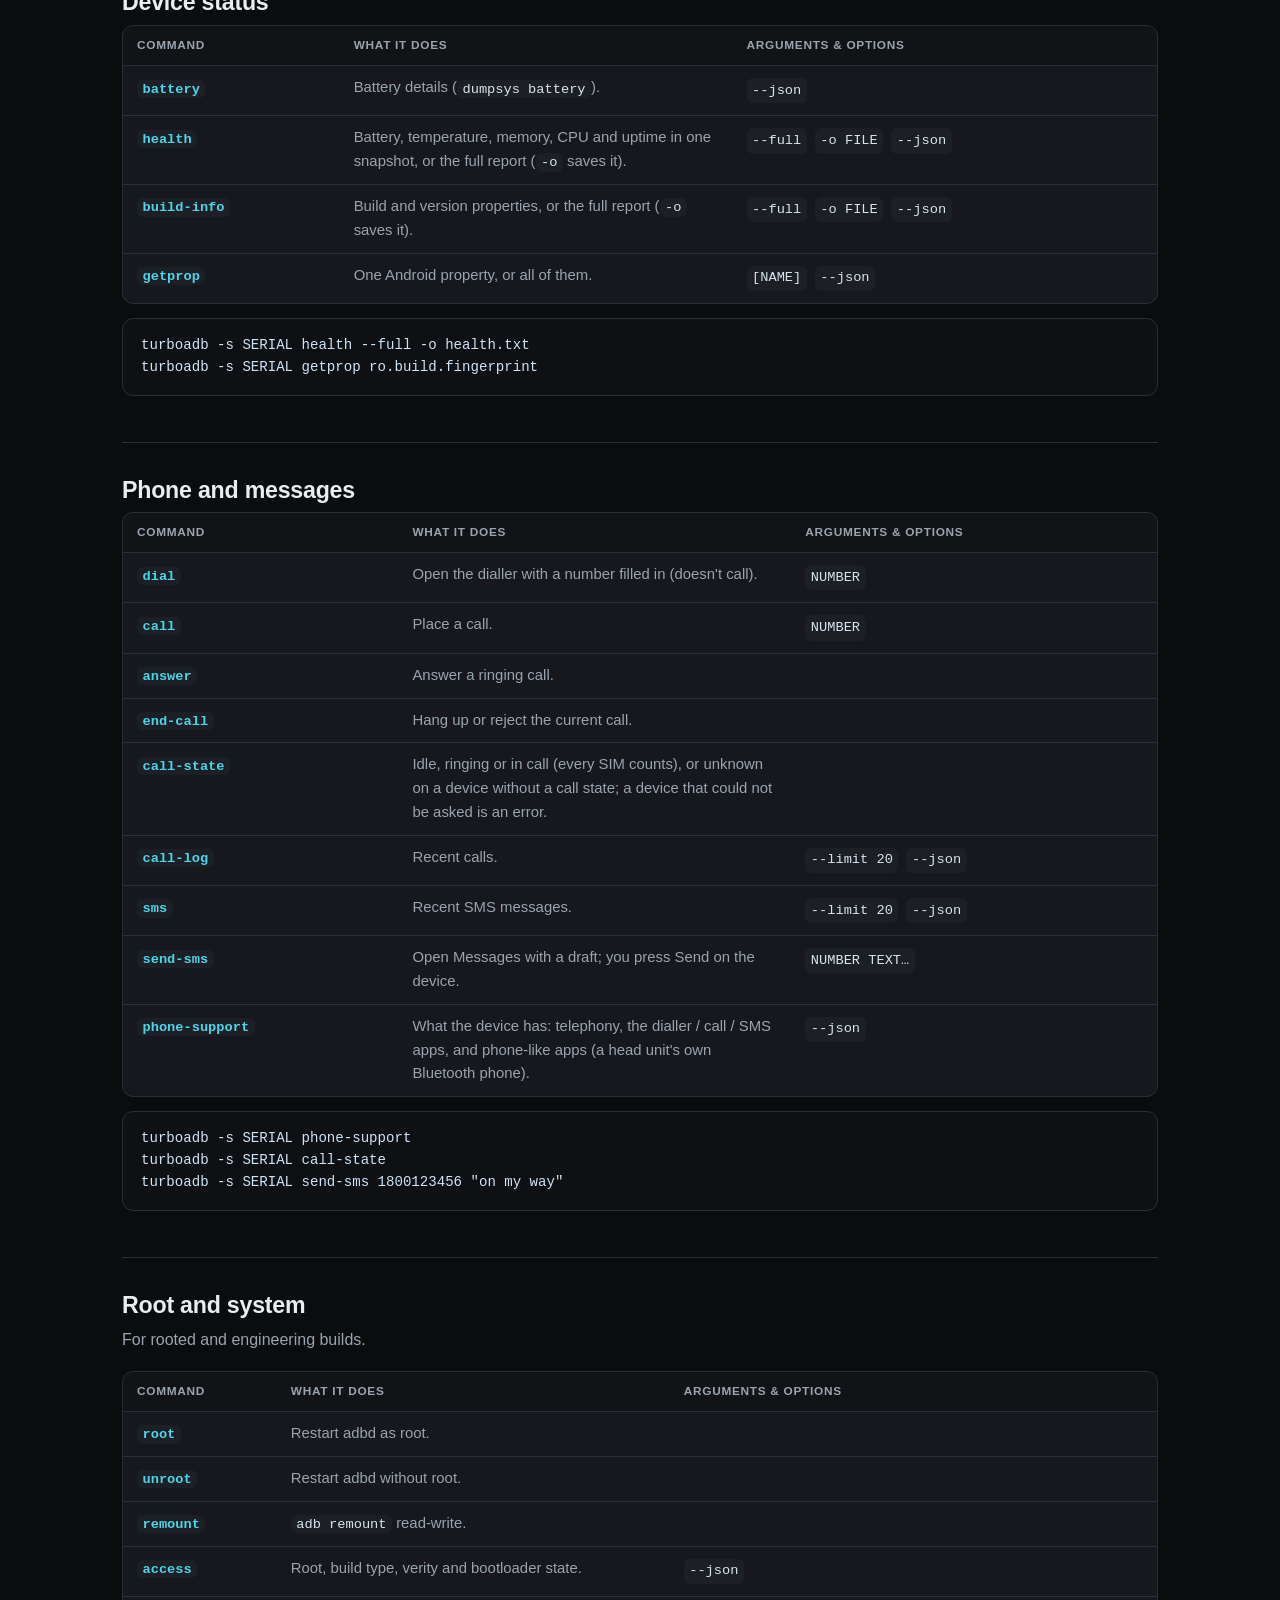
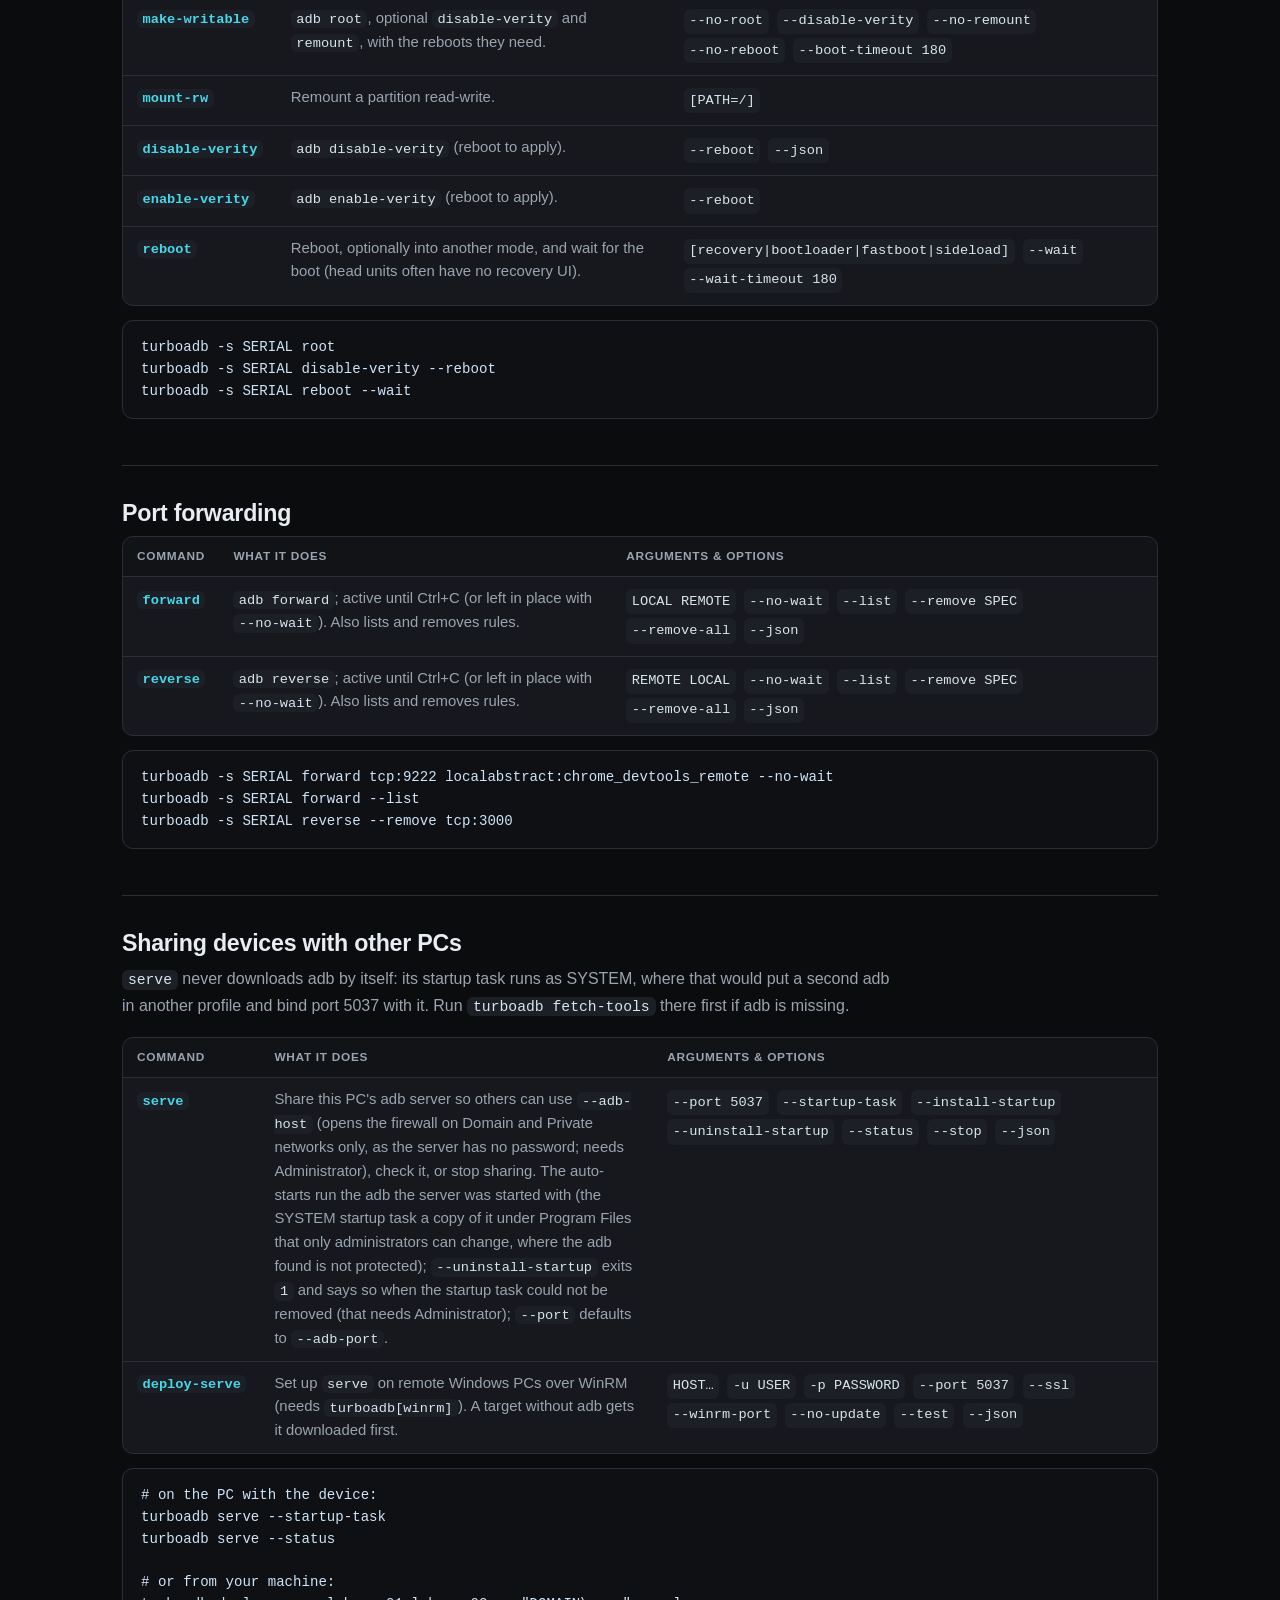
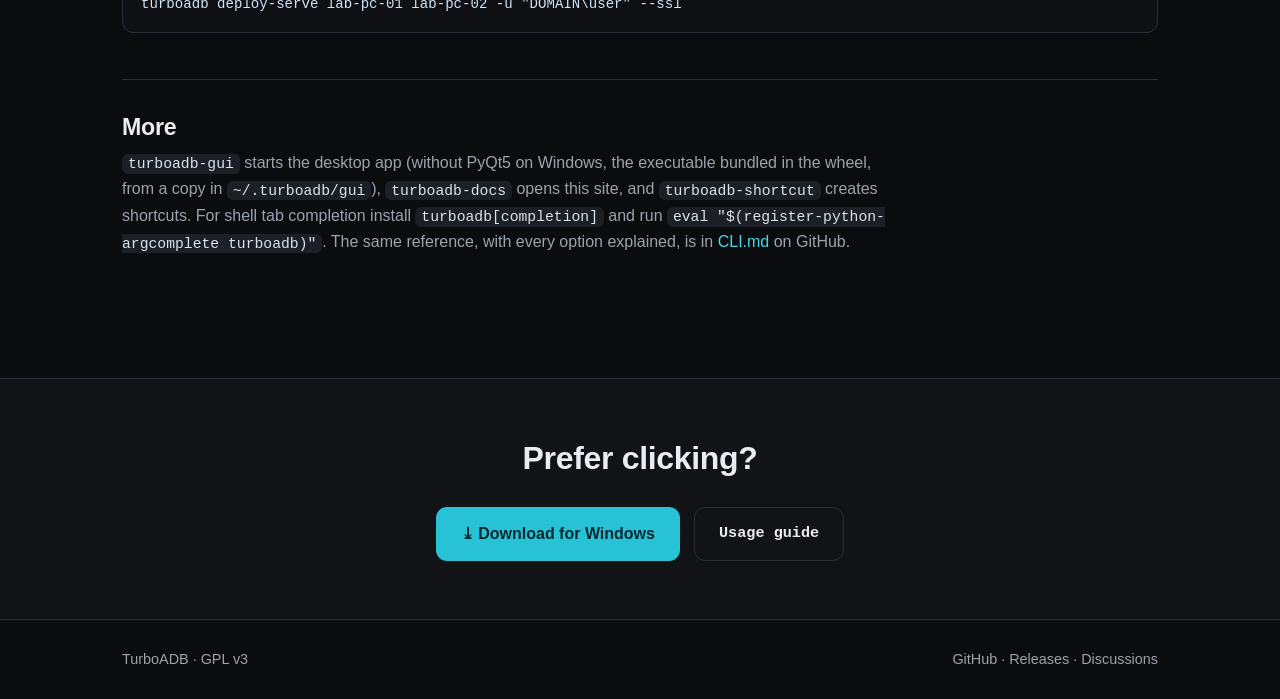
<file: docs/cli.html>
<!DOCTYPE html>
<html lang="en">
<head>
<meta charset="UTF-8">
<meta name="viewport" content="width=device-width, initial-scale=1.0">
<title>TurboADB — Command line reference</title>
<meta name="description" content="Every turboadb command with its options and examples: devices, shell, logcat, device files, apps, screen mirroring, multi-display input, phone, root, port forwarding and sharing devices.">
<link rel="icon" href="favicon.ico">
<link rel="stylesheet" href="style.css">
</head>
<body>

<header class="nav">
  <div class="wrap nav-inner">
    <a class="brand" href="index.html">
      <img src="icon.png" alt="" width="30" height="30"><span>TurboADB</span>
    </a>
    <nav class="nav-links">
      <a href="index.html#features">Features</a>
      <a href="index.html#install">Install</a>
      <a href="guide.html">Guide</a>
      <a href="cli.html">CLI</a>
      <a data-gh="repo" href="#">GitHub</a>
      <a data-gh="releases" href="#">Releases</a>
      <a href="https://github.com/NVNKENNEDY/turboadb/discussions">Discussions</a>
    </nav>
  </div>
</header>

<main>
  <section class="guide-hero">
    <div class="wrap">
      <h1>Command line</h1>
      <p>Everything TurboADB does, as one-line commands you can script. Every device
      command takes <code>-s SERIAL</code> (or <code>-s @saved-name</code>); add
      <code>--adb-host HOST</code> to drive a device plugged into another PC.</p>
      <input id="cli-search" class="cli-search" type="search"
        placeholder="Find a command — try “logcat”, “display” or “rm”…" aria-label="Find a command">
      <p class="cli-count" id="cli-count"></p>
      <div class="guide-toc">
        <a href="#start">Getting started</a><a href="#global">Global options</a>
        <a href="#setup">Setup</a><a href="#devices">Devices</a>
        <a href="#shell">Shell &amp; logs</a><a href="#files">Files</a>
        <a href="#apps">Apps</a><a href="#screen">Screen</a>
        <a href="#input">Keys &amp; input</a><a href="#connectivity">Connectivity</a>
        <a href="#open">Open apps</a><a href="#status">Status</a>
        <a href="#phone">Phone</a><a href="#root">Root</a>
        <a href="#forward">Forwarding</a><a href="#sharing">Sharing</a>
      </div>
    </div>
  </section>

  <section class="section" style="padding-top:30px">
    <div class="wrap">

      <article class="feature" id="start">
        <h3>Getting started</h3>
        <p class="desc"><code>adb</code> and <code>scrcpy</code> download themselves on
        first use (adb on Windows, macOS and x86-64 Linux, scrcpy on Windows; elsewhere
        the ones on PATH are used), and neither is ever taken from the current folder.
        <code>turboadb -h</code> lists the commands and
        <code>turboadb &lt;command&gt; -h</code> shows one command's options.</p>
        <div class="code"><pre><code>pip install https://github.com/NVNKENNEDY/turboadb/releases/download/v6.5.0/turboadb-6.5.0-py3-none-any.whl
turboadb doctor                                   # are adb and scrcpy available?
turboadb devices                                  # what's attached
turboadb -s 10BE330KG9000AF info                  # one device by serial
turboadb -s 192.168.1.50:5555 screenshot shot.png # a network device
turboadb --adb-host lab-pc-01 -s DEVICE info      # a device on another PC
turboadb targets add bench network 192.168.1.50   # save a target once…
turboadb -s @bench info                           # …and use it by name</code></pre></div>
      </article>

      <article class="feature" id="global">
        <h3>Global options, output and exit codes</h3>
        <p class="desc">Device options work before or after the command name, so
        <code>turboadb -s SERIAL info</code> and <code>turboadb info -s SERIAL</code> are
        the same — but before the words of <code>shell</code>, <code>adb</code>,
        <code>text</code>, <code>search</code> and <code>send-sms</code>, which take
        everything after their first word as it is (<code>text</code>, <code>search</code>
        and <code>send-sms</code> refuse an option among their words; <code>--</code>
        before the words sends them exactly as written). The setup commands
        (<code>doctor</code>, <code>fetch-tools</code>, <code>upgrade-tools</code>,
        <code>self-update</code>, <code>shortcut</code>, <code>gui</code>,
        <code>deploy-serve</code>) drive no device, so of these they take only
        <code>--json</code>.</p>
        <div class="table-wrap"><table class="cmds">
          <thead><tr><th>Option</th><th>Meaning</th></tr></thead>
          <tbody>
            <tr><td><code>-s, --serial SERIAL</code></td><td>The device: a USB serial or <code>host:port</code>, or <code>@NAME</code> for a saved target. Omit it when only one device is attached.</td></tr>
            <tr><td><code>--adb-host HOST</code></td><td>Use another PC's adb server (that PC runs <code>turboadb serve</code>).</td></tr>
            <tr><td><code>--adb-port PORT</code></td><td>adb server port (default <code>5037</code>).</td></tr>
            <tr><td><code>--adb-path PATH</code></td><td>Use this adb executable (or its folder). A path with no adb is an error — never a silent switch to another adb.</td></tr>
            <tr><td><code>--scrcpy-path PATH</code></td><td>Use this scrcpy executable.</td></tr>
            <tr><td><code>--timeout SECONDS</code></td><td>Timeout for each command (default 60 s) and for bugreport (default 15 minutes); a push or pull fails only after this long without progress (default 600 s); <code>install</code>, <code>cp</code> and <code>rm</code> have longer limits of their own, which a longer value extends and a shorter one never cuts; <code>0</code> for no limit. <code>shell -- COMMAND</code> and <code>adb -- ARGS</code> stream as long as they run unless it is given.</td></tr>
            <tr><td><code>--json</code></td><td>One JSON document on stdout (progress and warnings go to stderr): data as JSON, actions as <code>{"ok": …, "message": …}</code> (the <code>targets</code> actions, and <code>forward</code>/<code>reverse</code> after Ctrl+C, too), returned values as <code>{"ok": …, "result": …}</code>, saved files as <code>{"ok": …, "path": …}</code>, a <code>--full</code> report as <code>{"ok": …, "report": …}</code>, <code>serve</code> as <code>{"ok": …, "port": …, "messages": […]}</code>. The setup commands take it too; <code>logcat</code> streams plain lines.</td></tr>
            <tr><td><code>-V, --version</code></td><td>Print the TurboADB version.</td></tr>
          </tbody>
        </table></div>
        <div class="cols">
          <div>
            <div class="table-wrap"><table class="cmds">
              <thead><tr><th>Exit code</th><th>Meaning</th></tr></thead>
              <tbody>
                <tr><td><code>0</code></td><td>Success.</td></tr>
                <tr><td><code>1</code></td><td>The action failed or the device refused it (one <code>ERROR:</code> line explains why).</td></tr>
                <tr><td><code>2</code></td><td>Wrong command-line usage.</td></tr>
                <tr><td><code>3</code></td><td>adb not found — run <code>turboadb fetch-tools</code> — or <code>--adb-path</code> / <code>TURBOADB_ADB</code> names no adb.</td></tr>
                <tr><td><code>130</code></td><td>Stopped with Ctrl+C.</td></tr>
              </tbody>
            </table></div>
            <p class="muted"><code>shell</code> and <code>adb</code> exit with the device command's own code.</p>
          </div>
          <div>
            <div class="table-wrap"><table class="cmds">
              <thead><tr><th>Environment</th><th>Effect</th></tr></thead>
              <tbody>
                <tr><td><code>TURBOADB_ADB</code></td><td>Path to the adb executable (one that names no adb is an error).</td></tr>
                <tr><td><code>TURBOADB_SCRCPY</code></td><td>Path to the scrcpy executable (the same rule).</td></tr>
                <tr><td><code>TURBOADB_AUTO_FETCH=0</code></td><td>Never install adb / scrcpy automatically.</td></tr>
                <tr><td><code>VISUAL</code>, <code>EDITOR</code></td><td>The editor <code>turboadb edit</code> opens.</td></tr>
              </tbody>
            </table></div>
          </div>
        </div>
      </article>

      <article class="feature cli-group" id="setup">
        <h3>Setup and tools</h3>
        <div class="table-wrap"><table class="cmds">
          <thead><tr><th>Command</th><th>What it does</th><th>Options</th></tr></thead>
          <tbody>
            <tr data-cmd="doctor"><td><code>doctor</code></td><td>Report whether adb and scrcpy were found, and where; the running adb server (release, protocol, executable — and a warning when another adb's server would keep being restarted); and which TurboADB runs, with a warning when this Python has a different copy installed.</td><td><code>--json</code></td></tr>
            <tr data-cmd="fetch-tools"><td><code>fetch-tools</code></td><td>Install adb and scrcpy: through winget on Windows, else into <code>~/.turboadb/tools</code>: adb where Google builds it for the machine (Windows, macOS, x86-64 Linux), scrcpy on Windows. <code>--adb-only</code> and <code>--scrcpy-only</code> are mutually exclusive.</td><td><code>--adb-only</code> | <code>--scrcpy-only</code> <code>--force</code> <code>--json</code></td></tr>
            <tr data-cmd="upgrade-tools"><td><code>upgrade-tools</code></td><td>Update adb and scrcpy only when a newer version exists.</td><td><code>--check</code> <code>--json</code></td></tr>
            <tr data-cmd="self-update"><td><code>self-update</code></td><td>Upgrade TurboADB from the newest GitHub Release, then adb and scrcpy. A source checkout updates with <code>git pull</code>.</td><td><code>--check</code> <code>--json</code></td></tr>
            <tr data-cmd="shortcut"><td><code>shortcut</code></td><td>Create Desktop and Start-menu shortcuts (Windows). They start the TurboADB installed in this Python, so a different running copy (a source checkout) changes nothing and says why. Without PyQt5 they start <code>turboadb-gui</code>; where nothing could start the app, none is written and the command exits <code>1</code>.</td><td><code>--json</code></td></tr>
            <tr data-cmd="gui"><td><code>gui</code></td><td>Launch the desktop app; <code>--embed-into HWND</code> puts it inside another program's window and <code>--api-port</code> starts its control API (see <a href="https://github.com/NVNKENNEDY/turboadb/blob/main/EMBEDDING.md">EMBEDDING.md</a>).</td><td><code>--embed-into</code> <code>--api-port</code> <code>--handshake-file</code> <code>--hide</code></td></tr>
          </tbody>
        </table></div>
        <div class="code"><pre><code>turboadb fetch-tools --scrcpy-only --force
turboadb self-update --check</code></pre></div>
      </article>

      <article class="feature cli-group" id="devices">
        <h3>Devices and connection</h3>
        <div class="table-wrap"><table class="cmds">
          <thead><tr><th>Command</th><th>What it does</th><th>Arguments &amp; options</th></tr></thead>
          <tbody>
            <tr data-cmd="devices"><td><code>devices</code></td><td>List devices on the local adb server, or the one <code>--adb-host</code> (or <code>-s @NAME</code>) selects. A missing adb exits <code>3</code>, and a server that cannot be started or reached exits <code>1</code> with the reason, never "No devices found".</td><td><code>--json</code></td></tr>
            <tr data-cmd="info"><td><code>info</code></td><td>Identity and build: model, Android, CPU, device type (phone, tablet, tv, watch, automotive, head unit), telephony, display size.</td><td><code>--json</code></td></tr>
            <tr data-cmd="connect"><td><code>connect</code></td><td><code>adb connect</code> to a network device.</td><td><code>HOST:PORT</code></td></tr>
            <tr data-cmd="disconnect"><td><code>disconnect</code></td><td>Disconnect one network device, or all.</td><td><code>[HOST:PORT]</code> <code>--json</code></td></tr>
            <tr data-cmd="pair"><td><code>pair</code></td><td>Pair with an Android 11+ device (Wireless debugging).</td><td><code>HOST:PORT CODE</code> <code>--json</code></td></tr>
            <tr data-cmd="tcpip"><td><code>tcpip</code></td><td>Restart adbd on a USB device in TCP mode.</td><td><code>[PORT=5555]</code></td></tr>
            <tr data-cmd="wireless"><td><code>wireless</code></td><td>USB → Wi-Fi in one step: read the IP, <code>tcpip</code>, connect.</td><td><code>[PORT=5555]</code></td></tr>
            <tr data-cmd="discover"><td><code>discover</code></td><td>Find Wireless-debugging devices on the network (mDNS) — with <code>--adb-host</code>, on that PC's network, through its adb server.</td><td><code>--connect</code> <code>--json</code></td></tr>
            <tr data-cmd="stop-server"><td><code>stop-server</code></td><td>Stop the adb server, leaving no adb daemon running.</td><td><code>--json</code></td></tr>
            <tr data-cmd="restart-server"><td><code>restart-server</code></td><td>Kill and start the adb server (devices not showing up).</td><td><code>--json</code></td></tr>
            <tr data-cmd="wait"><td><code>wait</code></td><td>Wait until the device is online.</td><td><code>[SECONDS]</code></td></tr>
            <tr data-cmd="state"><td><code>state</code></td><td>The adb state: device, offline, unauthorized, recovery, bootloader… (works while rebooting).</td><td></td></tr>
            <tr data-cmd="serialno"><td><code>serialno</code></td><td>The device's serial number.</td><td></td></tr>
            <tr data-cmd="ip"><td><code>ip</code></td><td>The device's Wi-Fi / Ethernet IP address.</td><td></td></tr>
            <tr data-cmd="targets"><td><code>targets</code></td><td>Saved targets (the GUI sidebar's list); use one with <code>-s @NAME</code>.</td><td><code>list</code> <code>add NAME usb [SERIAL]</code> <code>add NAME network HOST[:PORT]</code> <code>add NAME remote ADBHOST[:PORT] [SERIAL]</code> <code>remove NAME</code> <code>export FILE</code> <code>import FILE</code> <code>--json</code></td></tr>
          </tbody>
        </table></div>
        <div class="code"><pre><code>turboadb connect 192.168.1.50:5555
turboadb pair 192.168.1.50:37123 482913
turboadb -s SERIAL wireless
turboadb discover --connect
turboadb targets add lab remote lab-pc-01 10BE330KG9000AF
turboadb -s @lab screenshot lab.png</code></pre></div>
      </article>

      <article class="feature cli-group" id="shell">
        <h3>Shell, logs and reports</h3>
        <div class="table-wrap"><table class="cmds">
          <thead><tr><th>Command</th><th>What it does</th><th>Arguments &amp; options</th></tr></thead>
          <tbody>
            <tr data-cmd="shell"><td><code>shell</code></td><td>Run a command on the device (put <code>--</code> before it), on every device of the selected adb server, or a batch file; no command opens an interactive shell. Output streams as the device writes it (<code>ping</code>, <code>top</code>, <code>logcat</code>), with no time limit unless <code>--timeout</code> is given; <code>--json</code> collects it. A batch file is read as UTF-8 (with or without a byte order mark) or, by its mark, as UTF-16 or UTF-32.</td><td><code>COMMAND…</code> <code>--su</code> <code>--all</code> <code>--batch FILE</code> <code>--keep-going</code> <code>--json</code></td></tr>
            <tr data-cmd="adb"><td><code>adb</code></td><td>Any adb command for the selected device (<code>-s</code>, <code>--adb-host</code> added for you), attached to your console as adb itself runs: streaming output, byte-exact <code>exec-out</code>, prompts. <code>--timeout</code> limits it; <code>--json</code> collects it.</td><td><code>-- ARGS…</code></td></tr>
            <tr data-cmd="logcat"><td><code>logcat</code></td><td>Stream logcat live, filtered, and save it.</td><td><code>--tag TAG</code> <code>--priority V|D|I|W|E|F</code> <code>--filter TAG:LEVEL</code> (repeat) <code>--buffer NAME</code> (repeat) <code>--crashes</code> <code>--pid PID</code> <code>--package NAME</code> <code>--grep REGEX</code> <code>--match REGEX</code> <code>--stop-on-match</code> <code>--format threadtime</code> <code>--save FILE</code> <code>--clear</code> <code>--dump</code> <code>--tail N</code></td></tr>
            <tr data-cmd="logcat-clear"><td><code>logcat-clear</code></td><td>Clear the logcat buffers.</td><td></td></tr>
            <tr data-cmd="bugreport"><td><code>bugreport</code></td><td>Capture a full bug report zip (a few minutes; <code>--timeout</code> sets the limit, <code>0</code> for none). <code>PATH</code> is a file (<code>.zip</code> is added when it lacks it) or an existing folder; the file that was saved is printed.</td><td><code>[PATH]</code></td></tr>
          </tbody>
        </table></div>
        <div class="code"><pre><code>turboadb -s SERIAL shell
turboadb -s SERIAL shell -- getprop ro.build.version.release
turboadb shell --all -- getprop ro.product.model
turboadb -s SERIAL shell --batch setup.txt --keep-going
turboadb -s SERIAL logcat --crashes --dump
turboadb -s SERIAL logcat --filter ActivityManager:I --grep "ANR|FATAL" --save crash.log</code></pre></div>
      </article>

      <article class="feature cli-group" id="files">
        <h3>Files</h3>
        <p class="desc">Paths are checked first: a missing path, or a folder without
        <code>-r</code>, is an error and nothing changes.</p>
        <div class="table-wrap"><table class="cmds">
          <thead><tr><th>Command</th><th>What it does</th><th>Arguments &amp; options</th></tr></thead>
          <tbody>
            <tr data-cmd="push"><td><code>push</code></td><td>Upload a file or folder to the device, with progress.</td><td><code>LOCAL REMOTE</code> <code>--json</code></td></tr>
            <tr data-cmd="pull"><td><code>pull</code></td><td>Download a file or folder from the device, with progress. The result counts what this pull copied; on Windows a name with a character Windows forbids is saved under a valid one.</td><td><code>REMOTE LOCAL</code> <code>--json</code></td></tr>
            <tr data-cmd="ls"><td><code>ls</code></td><td>List a device folder: permissions, owner, size, date, name.</td><td><code>[PATH=/sdcard]</code> <code>--json</code></td></tr>
            <tr data-cmd="mkdir"><td><code>mkdir</code></td><td>Create folders, with any missing parents.</td><td><code>PATH…</code></td></tr>
            <tr data-cmd="touch"><td><code>touch</code></td><td>Create empty files.</td><td><code>PATH…</code></td></tr>
            <tr data-cmd="rm"><td><code>rm</code></td><td>Delete files, and folders with <code>-r</code> (<code>/</code> is always refused).</td><td><code>PATH…</code> <code>-r</code></td></tr>
            <tr data-cmd="mv"><td><code>mv</code></td><td>Move or rename; into a folder when the destination is one (a folder given its own name in other letters is renamed).</td><td><code>SRC DST</code> <code>-f</code></td></tr>
            <tr data-cmd="cp"><td><code>cp</code></td><td>Copy a file or folder; into an existing folder it merges. A link is copied as a link, an item of another kind is never overwritten, and a folder is never copied into itself.</td><td><code>SRC DST</code></td></tr>
            <tr data-cmd="stat"><td><code>stat</code></td><td>Path, real path, type, size and octal mode.</td><td><code>PATH</code> <code>--json</code></td></tr>
            <tr data-cmd="edit"><td><code>edit</code></td><td>Edit a device text file in a local editor; saved back only when changed, keeping its permissions. The editor is found on PATH (<code>code</code> is <code>code.cmd</code> on Windows), never in the current folder.</td><td><code>PATH</code> <code>--editor "code --wait"</code></td></tr>
          </tbody>
        </table></div>
        <div class="code"><pre><code>turboadb -s SERIAL push app.apk /data/local/tmp/
turboadb -s SERIAL ls /sdcard/Download
turboadb -s SERIAL mv /sdcard/clip.mp4 /sdcard/Movies
turboadb -s SERIAL rm -r /sdcard/logs
turboadb -s SERIAL edit /data/local/tmp/config.ini</code></pre></div>
      </article>

      <article class="feature cli-group" id="apps">
        <h3>Apps</h3>
        <div class="table-wrap"><table class="cmds">
          <thead><tr><th>Command</th><th>What it does</th><th>Arguments &amp; options</th></tr></thead>
          <tbody>
            <tr data-cmd="packages"><td><code>packages</code></td><td>List installed packages.</td><td><code>[FILTER]</code> <code>--third-party</code> <code>--system</code> <code>--enabled</code> <code>--disabled</code> <code>--path</code> <code>--json</code></td></tr>
            <tr data-cmd="install"><td><code>install</code></td><td>Install one APK, or several as a split install.</td><td><code>APK…</code> <code>--grant</code> <code>--downgrade</code> <code>--no-replace</code> <code>--test</code></td></tr>
            <tr data-cmd="uninstall"><td><code>uninstall</code></td><td>Uninstall a package; <code>--keep-data</code> keeps its data and cache (through the device's package manager, as adb refuses the option).</td><td><code>PACKAGE</code> <code>--keep-data</code></td></tr>
            <tr data-cmd="clear"><td><code>clear</code></td><td>Clear an app's data (the foreground user's copy on a device with several users, such as Android Automotive).</td><td><code>PACKAGE</code></td></tr>
            <tr data-cmd="start"><td><code>start</code></td><td>Launch an app by package (works on head units too).</td><td><code>PACKAGE</code></td></tr>
            <tr data-cmd="start-activity"><td><code>start-activity</code></td><td>Start an activity with an optional action, data and extras.</td><td><code>PKG/.Activity</code> <code>--action</code> <code>--data</code> <code>--es K V</code> <code>--ei K V</code> <code>--ez K V</code></td></tr>
            <tr data-cmd="activity"><td><code>activity</code></td><td>The activity in the foreground.</td><td></td></tr>
            <tr data-cmd="stop"><td><code>stop</code></td><td>Force-stop an app.</td><td><code>PACKAGE</code></td></tr>
            <tr data-cmd="grant"><td><code>grant</code></td><td>Grant a runtime permission (to the foreground user's copy of the app).</td><td><code>PACKAGE PERMISSION</code></td></tr>
            <tr data-cmd="revoke"><td><code>revoke</code></td><td>Revoke a runtime permission (for the foreground user's copy of the app).</td><td><code>PACKAGE PERMISSION</code></td></tr>
            <tr data-cmd="close-apps"><td><code>close-apps</code></td><td>Close background apps.</td><td></td></tr>
          </tbody>
        </table></div>
        <div class="code"><pre><code>turboadb -s SERIAL packages --disabled
turboadb -s SERIAL install app-debug.apk --grant --test
turboadb -s SERIAL start-activity com.example/.MainActivity --es mode demo
turboadb -s SERIAL grant com.example.app android.permission.ACCESS_FINE_LOCATION</code></pre></div>
      </article>

      <article class="feature cli-group" id="screen">
        <h3>Screen, capture and mirroring</h3>
        <p class="desc"><code>--display N</code> picks one display of a multi-display head
        unit (cluster, centre stack, passenger); <code>displays</code> lists the ids.</p>
        <div class="table-wrap"><table class="cmds">
          <thead><tr><th>Command</th><th>What it does</th><th>Arguments &amp; options</th></tr></thead>
          <tbody>
            <tr data-cmd="displays"><td><code>displays</code></td><td>List the device's displays: id, size, name.</td><td><code>--method auto|adb|scrcpy</code> <code>--json</code></td></tr>
            <tr data-cmd="screenshot"><td><code>screenshot</code></td><td>Save a PNG screenshot.</td><td><code>PATH</code> <code>--display N</code></td></tr>
            <tr data-cmd="record"><td><code>record</code></td><td>Record on the device and pull the MP4 (works over RDP; Ctrl+C stops and saves). <code>--continuous</code> records past the 3-minute cap in parts. <code>PATH</code> may be a folder: the recording is saved there as <code>recording-DATE-TIME.mp4</code>.</td><td><code>PATH</code> <code>--time-limit 30</code> <code>--size WxH</code> <code>--bit-rate 8M</code> <code>--display N</code> <code>--continuous</code> <code>--json</code></td></tr>
            <tr data-cmd="scrcpy"><td><code>scrcpy</code></td><td>Mirror and control the screen, or the device camera. <code>--compat</code> is the profile for head units that won't mirror with the defaults.</td><td><code>--display-id N</code> <code>--compat</code> <code>--max-size PX</code> <code>--bit-rate</code> <code>--max-fps</code> <code>--video-codec h264|h265|av1</code> <code>--crop W:H:X:Y</code> <code>--render-driver</code> <code>--keyboard sdk|uhid|aoa</code> <code>--force-adb-forward</code> <code>--no-audio</code> <code>--audio-source</code> <code>--audio-codec</code> <code>--audio-bit-rate</code> <code>--audio-buffer</code> <code>--audio-output-buffer</code> <code>--audio-dup</code> <code>--record FILE</code> <code>--record-format mp4|mkv</code> <code>--no-playback</code> <code>--turn-screen-off</code> <code>--no-stay-awake</code> <code>--show-touches</code> <code>--no-control</code> <code>--fullscreen</code> <code>--always-on-top</code> <code>--window-borderless</code> <code>--window-title</code> <code>--video-source display|camera</code> <code>--camera-facing</code> <code>--camera-size</code> <code>--log FILE</code> <code>--wait</code> <code>--json</code></td></tr>
            <tr data-cmd="screen"><td><code>screen</code></td><td>Turn the device screen on or off.</td><td><code>on|off</code></td></tr>
          </tbody>
        </table></div>
        <div class="code"><pre><code>turboadb -s SERIAL displays
turboadb -s SERIAL screenshot cluster.png --display 2
turboadb -s SERIAL record drive.mp4 --continuous
turboadb -s SERIAL scrcpy --compat --display-id 2 --log scrcpy.log
turboadb -s SERIAL scrcpy --no-playback --record drive.mkv --record-format mkv</code></pre></div>
      </article>

      <article class="feature cli-group" id="input">
        <h3>Keys and input</h3>
        <div class="table-wrap"><table class="cmds">
          <thead><tr><th>Command</th><th>What it does</th><th>Arguments &amp; options</th></tr></thead>
          <tbody>
            <tr data-cmd="key"><td><code>key</code></td><td>Send keys in order, by name or keycode: <code>home</code>, <code>back</code>, <code>recents</code>, <code>menu</code>, <code>search</code>, <code>power</code>, <code>sleep</code>, <code>wake</code>, <code>notifications</code>, <code>call</code>, <code>enter</code>, <code>del</code>, <code>tab</code>, <code>space</code>, <code>esc</code>, <code>up</code>, <code>down</code>, <code>left</code>, <code>right</code>, <code>center</code>, <code>vol_up</code>, <code>vol_down</code>, <code>vol_mute</code>, <code>play_pause</code>, <code>media_play</code>, <code>media_pause</code>, <code>stop</code>, <code>next</code>, <code>prev</code>, <code>rewind</code>, <code>fast_forward</code>, <code>brightness_up</code>, <code>brightness_down</code>.</td><td><code>KEY…</code> <code>--longpress</code> <code>--display N</code></td></tr>
            <tr data-cmd="text"><td><code>text</code></td><td>Type text into the focused field. Options go before the text (<code>--</code> types it exactly as written).</td><td><code>TEXT…</code> <code>--display N</code></td></tr>
            <tr data-cmd="tap"><td><code>tap</code></td><td>Tap a point, or the centre of the screen.</td><td><code>[X Y]</code> <code>--display N</code></td></tr>
            <tr data-cmd="tap-burst"><td><code>tap-burst</code></td><td>Tap one point many times from a single device-side loop (soak and stress testing).</td><td><code>X Y</code> <code>--count 100</code> <code>--rate</code> <code>--duration</code> <code>--display</code> <code>--method auto|input|events</code> <code>--json</code></td></tr>
            <tr data-cmd="touch-device"><td><code>touch-device</code></td><td>The touchscreen a tap burst can write to, and whether the shell may. Exits <code>1</code> when none is found, with <code>--json</code> too.</td><td><code>--json</code></td></tr>
            <tr data-cmd="swipe"><td><code>swipe</code></td><td>Swipe from one point to another.</td><td><code>X1 Y1 X2 Y2</code> <code>--ms 200</code> <code>--display N</code></td></tr>
            <tr data-cmd="scroll"><td><code>scroll</code></td><td>Scroll with a swipe.</td><td><code>up|down|left|right</code> <code>--display N</code></td></tr>
            <tr data-cmd="media"><td><code>media</code></td><td>Media control through the active session.</td><td><code>play-pause|play|pause|next|previous|stop|fast-forward|rewind|mute</code></td></tr>
            <tr data-cmd="brightness"><td><code>brightness</code></td><td>Set brightness live, or read / set / step the 0–255 setting.</td><td><code>[0.0–1.0]</code> <code>--get</code> <code>--level N</code> <code>--step N</code></td></tr>
            <tr data-cmd="notifications"><td><code>notifications</code></td><td>Open or close the notification shade.</td><td><code>expand|collapse</code></td></tr>
          </tbody>
        </table></div>
        <div class="code"><pre><code>turboadb -s SERIAL key down down enter
turboadb -s SERIAL key power --longpress
turboadb -s SERIAL tap 540 1200 --display 2
turboadb -s SERIAL swipe 500 1500 500 400 --ms 300
turboadb -s SERIAL brightness --step -20</code></pre></div>
      </article>

      <article class="feature cli-group" id="connectivity">
        <h3>Connectivity</h3>
        <div class="table-wrap"><table class="cmds">
          <thead><tr><th>Command</th><th>What it does</th><th>Arguments</th></tr></thead>
          <tbody>
            <tr data-cmd="wifi"><td><code>wifi</code></td><td>Turn Wi-Fi on or off.</td><td><code>on|off</code></td></tr>
            <tr data-cmd="bluetooth"><td><code>bluetooth</code></td><td>Turn Bluetooth on or off.</td><td><code>on|off</code></td></tr>
            <tr data-cmd="airplane"><td><code>airplane</code></td><td>Turn airplane mode on or off.</td><td><code>on|off</code></td></tr>
            <tr data-cmd="hotspot"><td><code>hotspot</code></td><td>Turn the hotspot on or off (best effort; opens tethering settings otherwise).</td><td><code>on|off</code></td></tr>
            <tr data-cmd="mobile-data"><td><code>mobile-data</code></td><td>Turn mobile data on or off.</td><td><code>on|off</code></td></tr>
          </tbody>
        </table></div>
        <div class="code"><pre><code>turboadb -s SERIAL wifi on
turboadb -s SERIAL mobile-data off</code></pre></div>
      </article>

      <article class="feature cli-group" id="open">
        <h3>Open apps and the web</h3>
        <div class="table-wrap"><table class="cmds">
          <thead><tr><th>Command</th><th>What it does</th><th>Arguments</th></tr></thead>
          <tbody>
            <tr data-cmd="settings"><td><code>settings</code></td><td>Open the Settings app.</td><td></td></tr>
            <tr data-cmd="open"><td><code>open</code></td><td>Open a URL with the app that handles it, or a shortcut.</td><td><code>URL</code> or <code>browser|youtube|maps|spotify|play-store</code></td></tr>
            <tr data-cmd="search"><td><code>search</code></td><td>Search the web in the browser.</td><td><code>QUERY…</code></td></tr>
            <tr data-cmd="camera"><td><code>camera</code></td><td>Open the camera app.</td><td></td></tr>
            <tr data-cmd="gallery"><td><code>gallery</code></td><td>Open the gallery / photos app.</td><td></td></tr>
            <tr data-cmd="calculator"><td><code>calculator</code></td><td>Open the calculator app.</td><td></td></tr>
          </tbody>
        </table></div>
        <div class="code"><pre><code>turboadb -s SERIAL open https://maps.google.com
turboadb -s SERIAL open youtube
turboadb -s SERIAL search "nearest charger"</code></pre></div>
      </article>

      <article class="feature cli-group" id="status">
        <h3>Device status</h3>
        <div class="table-wrap"><table class="cmds">
          <thead><tr><th>Command</th><th>What it does</th><th>Arguments &amp; options</th></tr></thead>
          <tbody>
            <tr data-cmd="battery"><td><code>battery</code></td><td>Battery details (<code>dumpsys battery</code>).</td><td><code>--json</code></td></tr>
            <tr data-cmd="health"><td><code>health</code></td><td>Battery, temperature, memory, CPU and uptime in one snapshot, or the full report (<code>-o</code> saves it).</td><td><code>--full</code> <code>-o FILE</code> <code>--json</code></td></tr>
            <tr data-cmd="build-info"><td><code>build-info</code></td><td>Build and version properties, or the full report (<code>-o</code> saves it).</td><td><code>--full</code> <code>-o FILE</code> <code>--json</code></td></tr>
            <tr data-cmd="getprop"><td><code>getprop</code></td><td>One Android property, or all of them.</td><td><code>[NAME]</code> <code>--json</code></td></tr>
          </tbody>
        </table></div>
        <div class="code"><pre><code>turboadb -s SERIAL health --full -o health.txt
turboadb -s SERIAL getprop ro.build.fingerprint</code></pre></div>
      </article>

      <article class="feature cli-group" id="phone">
        <h3>Phone and messages</h3>
        <div class="table-wrap"><table class="cmds">
          <thead><tr><th>Command</th><th>What it does</th><th>Arguments &amp; options</th></tr></thead>
          <tbody>
            <tr data-cmd="dial"><td><code>dial</code></td><td>Open the dialler with a number filled in (doesn't call).</td><td><code>NUMBER</code></td></tr>
            <tr data-cmd="call"><td><code>call</code></td><td>Place a call.</td><td><code>NUMBER</code></td></tr>
            <tr data-cmd="answer"><td><code>answer</code></td><td>Answer a ringing call.</td><td></td></tr>
            <tr data-cmd="end-call"><td><code>end-call</code></td><td>Hang up or reject the current call.</td><td></td></tr>
            <tr data-cmd="call-state"><td><code>call-state</code></td><td>Idle, ringing or in call (every SIM counts), or unknown on a device without a call state; a device that could not be asked is an error.</td><td></td></tr>
            <tr data-cmd="call-log"><td><code>call-log</code></td><td>Recent calls.</td><td><code>--limit 20</code> <code>--json</code></td></tr>
            <tr data-cmd="sms"><td><code>sms</code></td><td>Recent SMS messages.</td><td><code>--limit 20</code> <code>--json</code></td></tr>
            <tr data-cmd="send-sms"><td><code>send-sms</code></td><td>Open Messages with a draft; you press Send on the device.</td><td><code>NUMBER TEXT…</code></td></tr>
            <tr data-cmd="phone-support"><td><code>phone-support</code></td><td>What the device has: telephony, the dialler / call / SMS apps, and phone-like apps (a head unit's own Bluetooth phone).</td><td><code>--json</code></td></tr>
          </tbody>
        </table></div>
        <div class="code"><pre><code>turboadb -s SERIAL phone-support
turboadb -s SERIAL call-state
turboadb -s SERIAL send-sms 1800123456 "on my way"</code></pre></div>
      </article>

      <article class="feature cli-group" id="root">
        <h3>Root and system</h3>
        <p class="desc">For rooted and engineering builds.</p>
        <div class="table-wrap"><table class="cmds">
          <thead><tr><th>Command</th><th>What it does</th><th>Arguments &amp; options</th></tr></thead>
          <tbody>
            <tr data-cmd="root"><td><code>root</code></td><td>Restart adbd as root.</td><td></td></tr>
            <tr data-cmd="unroot"><td><code>unroot</code></td><td>Restart adbd without root.</td><td></td></tr>
            <tr data-cmd="remount"><td><code>remount</code></td><td><code>adb remount</code> read-write.</td><td></td></tr>
            <tr data-cmd="access"><td><code>access</code></td><td>Root, build type, verity and bootloader state.</td><td><code>--json</code></td></tr>
            <tr data-cmd="make-writable"><td><code>make-writable</code></td><td><code>adb root</code>, optional <code>disable-verity</code> and <code>remount</code>, with the reboots they need.</td><td><code>--no-root</code> <code>--disable-verity</code> <code>--no-remount</code> <code>--no-reboot</code> <code>--boot-timeout 180</code></td></tr>
            <tr data-cmd="mount-rw"><td><code>mount-rw</code></td><td>Remount a partition read-write.</td><td><code>[PATH=/]</code></td></tr>
            <tr data-cmd="disable-verity"><td><code>disable-verity</code></td><td><code>adb disable-verity</code> (reboot to apply).</td><td><code>--reboot</code> <code>--json</code></td></tr>
            <tr data-cmd="enable-verity"><td><code>enable-verity</code></td><td><code>adb enable-verity</code> (reboot to apply).</td><td><code>--reboot</code></td></tr>
            <tr data-cmd="reboot"><td><code>reboot</code></td><td>Reboot, optionally into another mode, and wait for the boot (head units often have no recovery UI).</td><td><code>[recovery|bootloader|fastboot|sideload]</code> <code>--wait</code> <code>--wait-timeout 180</code></td></tr>
          </tbody>
        </table></div>
        <div class="code"><pre><code>turboadb -s SERIAL root
turboadb -s SERIAL disable-verity --reboot
turboadb -s SERIAL reboot --wait</code></pre></div>
      </article>

      <article class="feature cli-group" id="forward">
        <h3>Port forwarding</h3>
        <div class="table-wrap"><table class="cmds">
          <thead><tr><th>Command</th><th>What it does</th><th>Arguments &amp; options</th></tr></thead>
          <tbody>
            <tr data-cmd="forward"><td><code>forward</code></td><td><code>adb forward</code>; active until Ctrl+C (or left in place with <code>--no-wait</code>). Also lists and removes rules.</td><td><code>LOCAL REMOTE</code> <code>--no-wait</code> <code>--list</code> <code>--remove SPEC</code> <code>--remove-all</code> <code>--json</code></td></tr>
            <tr data-cmd="reverse"><td><code>reverse</code></td><td><code>adb reverse</code>; active until Ctrl+C (or left in place with <code>--no-wait</code>). Also lists and removes rules.</td><td><code>REMOTE LOCAL</code> <code>--no-wait</code> <code>--list</code> <code>--remove SPEC</code> <code>--remove-all</code> <code>--json</code></td></tr>
          </tbody>
        </table></div>
        <div class="code"><pre><code>turboadb -s SERIAL forward tcp:9222 localabstract:chrome_devtools_remote --no-wait
turboadb -s SERIAL forward --list
turboadb -s SERIAL reverse --remove tcp:3000</code></pre></div>
      </article>

      <article class="feature cli-group" id="sharing">
        <h3>Sharing devices with other PCs</h3>
        <p class="desc"><code>serve</code> never downloads adb by itself: its startup task
        runs as SYSTEM, where that would put a second adb in another profile and bind
        port 5037 with it. Run <code>turboadb fetch-tools</code> there first if adb is
        missing.</p>
        <div class="table-wrap"><table class="cmds">
          <thead><tr><th>Command</th><th>What it does</th><th>Arguments &amp; options</th></tr></thead>
          <tbody>
            <tr data-cmd="serve"><td><code>serve</code></td><td>Share this PC's adb server so others can use <code>--adb-host</code> (opens the firewall on Domain and Private networks only, as the server has no password; needs Administrator), check it, or stop sharing. The auto-starts run the adb the server was started with (the SYSTEM startup task a copy of it under Program Files that only administrators can change, where the adb found is not protected); <code>--uninstall-startup</code> exits <code>1</code> and says so when the startup task could not be removed (that needs Administrator); <code>--port</code> defaults to <code>--adb-port</code>.</td><td><code>--port 5037</code> <code>--startup-task</code> <code>--install-startup</code> <code>--uninstall-startup</code> <code>--status</code> <code>--stop</code> <code>--json</code></td></tr>
            <tr data-cmd="deploy-serve"><td><code>deploy-serve</code></td><td>Set up <code>serve</code> on remote Windows PCs over WinRM (needs <code>turboadb[winrm]</code>). A target without adb gets it downloaded first.</td><td><code>HOST…</code> <code>-u USER</code> <code>-p PASSWORD</code> <code>--port 5037</code> <code>--ssl</code> <code>--winrm-port</code> <code>--no-update</code> <code>--test</code> <code>--json</code></td></tr>
          </tbody>
        </table></div>
        <div class="code"><pre><code># on the PC with the device:
turboadb serve --startup-task
turboadb serve --status

# or from your machine:
turboadb deploy-serve lab-pc-01 lab-pc-02 -u "DOMAIN\user" --ssl</code></pre></div>
      </article>

      <p class="no-match" id="no-match">No command matches that search.</p>

      <article class="feature" id="more">
        <h3>More</h3>
        <p class="desc"><code>turboadb-gui</code> starts the desktop app (without PyQt5 on
        Windows, the executable bundled in the wheel, from a copy in
        <code>~/.turboadb/gui</code>), <code>turboadb-docs</code>
        opens this site, and <code>turboadb-shortcut</code> creates shortcuts. For shell tab
        completion install <code>turboadb[completion]</code> and run
        <code>eval "$(register-python-argcomplete turboadb)"</code>. The same reference, with
        every option explained, is in <a data-gh="climd" href="#">CLI.md</a> on GitHub.</p>
      </article>

    </div>
  </section>

  <section class="band closing">
    <div class="wrap center">
      <h2>Prefer clicking?</h2>
      <div class="cta">
        <a class="btn btn-primary" data-gh="exe" href="#">⤓ Download for Windows</a>
        <a class="btn btn-ghost" href="guide.html">Usage guide</a>
      </div>
    </div>
  </section>
</main>

<footer class="foot">
  <div class="wrap foot-inner">
    <span>TurboADB · GPL v3</span>
    <span><a data-gh="repo" href="#">GitHub</a> ·
      <a data-gh="releases" href="#">Releases</a> ·
      <a href="https://github.com/NVNKENNEDY/turboadb/discussions">Discussions</a></span>
  </div>
</footer>

<script>
  const REPO = "nvnkennedy/turboadb";
  const base = "https://github.com/" + REPO;
  const urls = { repo: base, releases: base + "/releases",
    exe: base + "/releases/latest", climd: base + "/blob/main/CLI.md" };
  document.querySelectorAll("[data-gh]").forEach(function (a) {
    a.href = urls[a.getAttribute("data-gh")] || base;
  });

  // live command search: hide rows (and whole groups) that don't match
  const input = document.getElementById("cli-search");
  const rows = Array.from(document.querySelectorAll("tr[data-cmd]"));
  const groups = Array.from(document.querySelectorAll(".cli-group"));
  const count = document.getElementById("cli-count");
  const noMatch = document.getElementById("no-match");
  function filter() {
    const q = input.value.trim().toLowerCase();
    let shown = 0;
    rows.forEach(function (row) {
      const hit = !q || row.textContent.toLowerCase().indexOf(q) >= 0;
      row.hidden = !hit;
      if (hit) shown++;
    });
    groups.forEach(function (group) {
      group.hidden = !!q && !group.querySelector("tr[data-cmd]:not([hidden])");
    });
    count.textContent = q ? shown + " of " + rows.length + " commands" : rows.length + " commands";
    noMatch.style.display = q && !shown ? "block" : "none";
  }
  input.addEventListener("input", filter);
  filter();
</script>
</body>
</html>
</file>
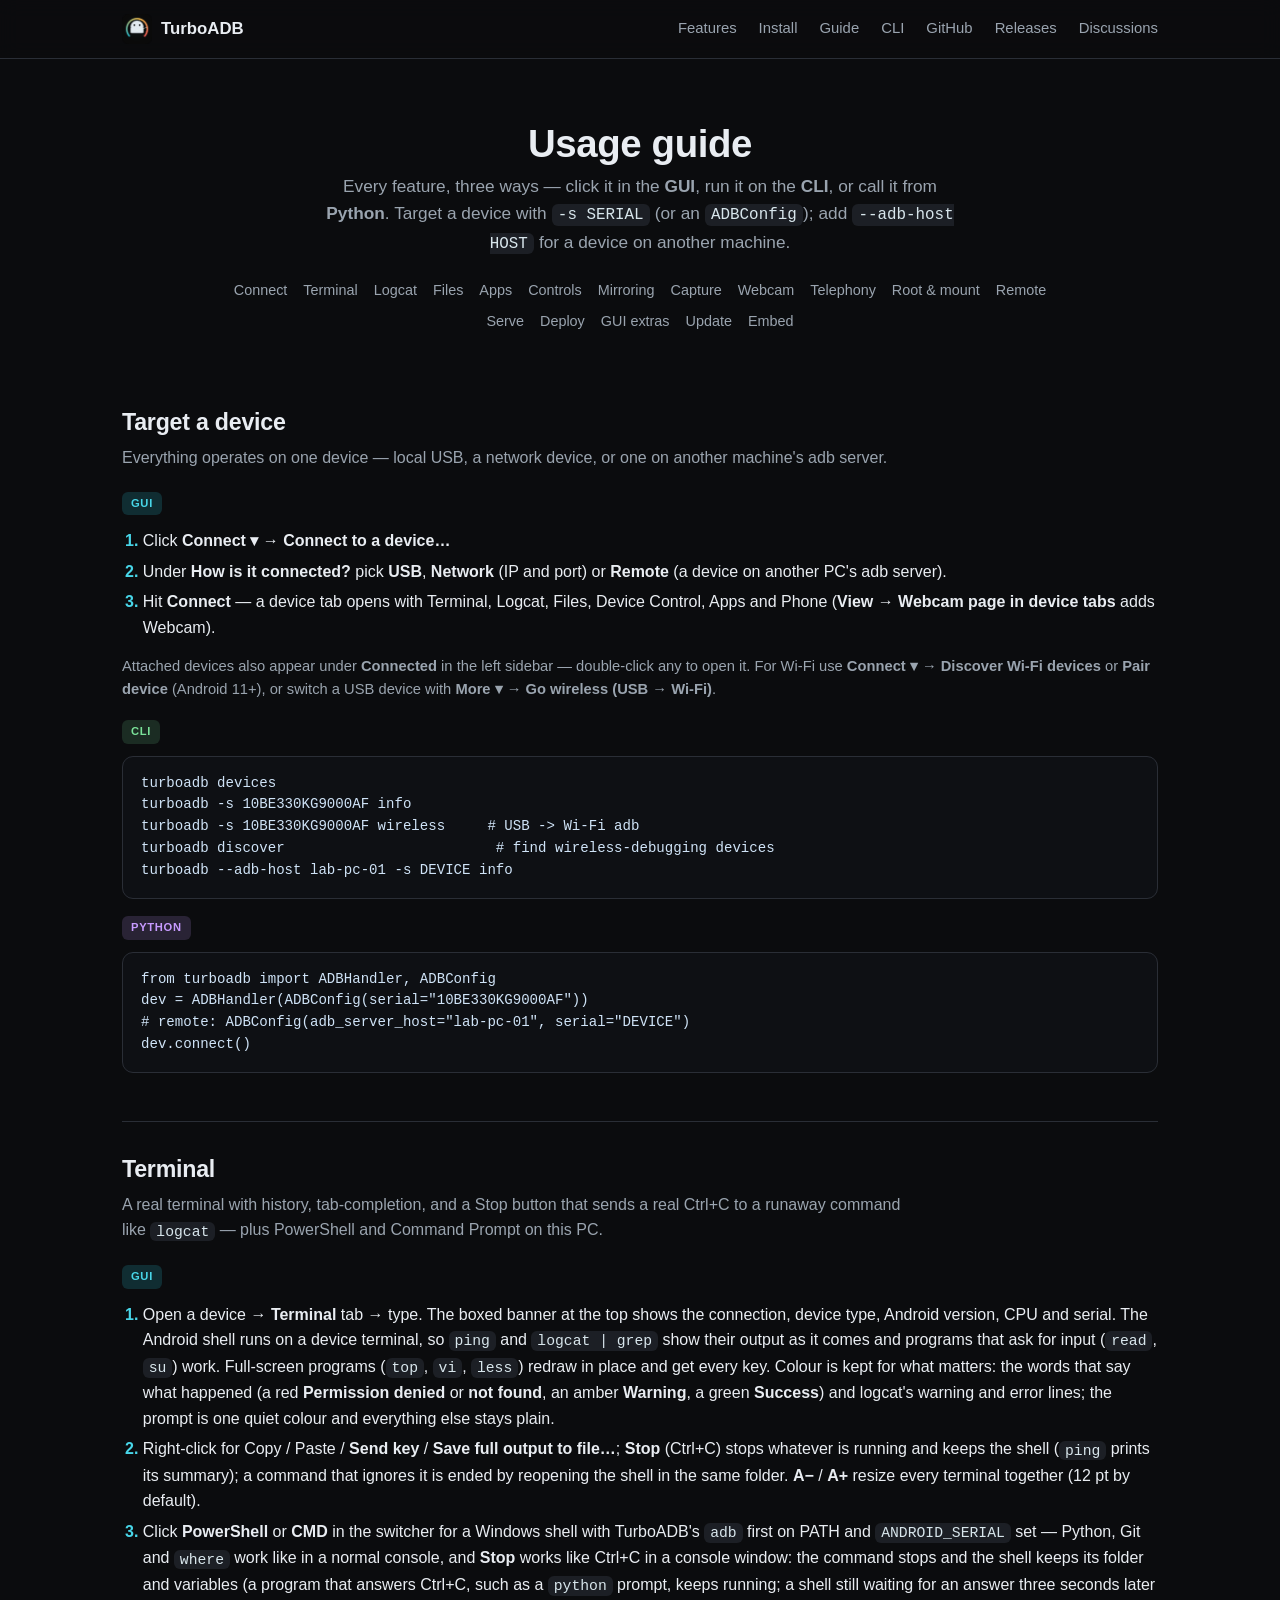
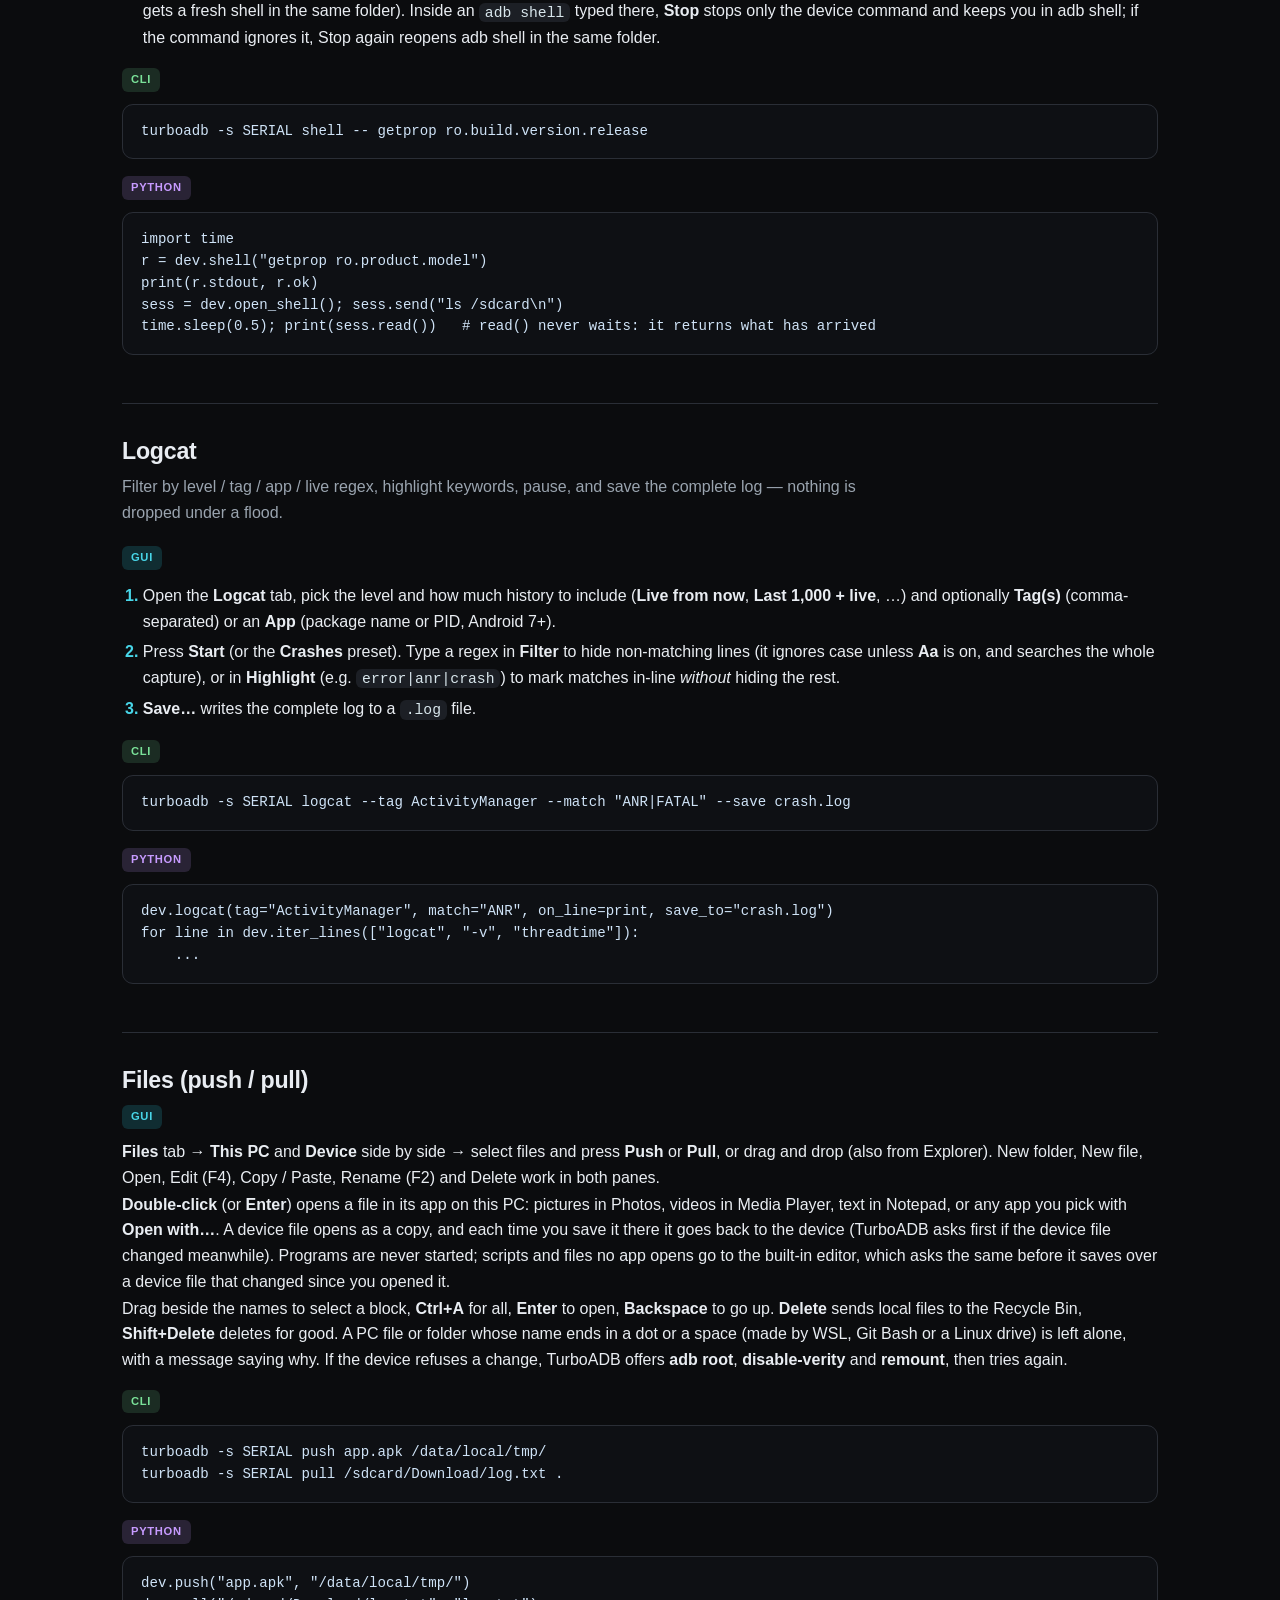
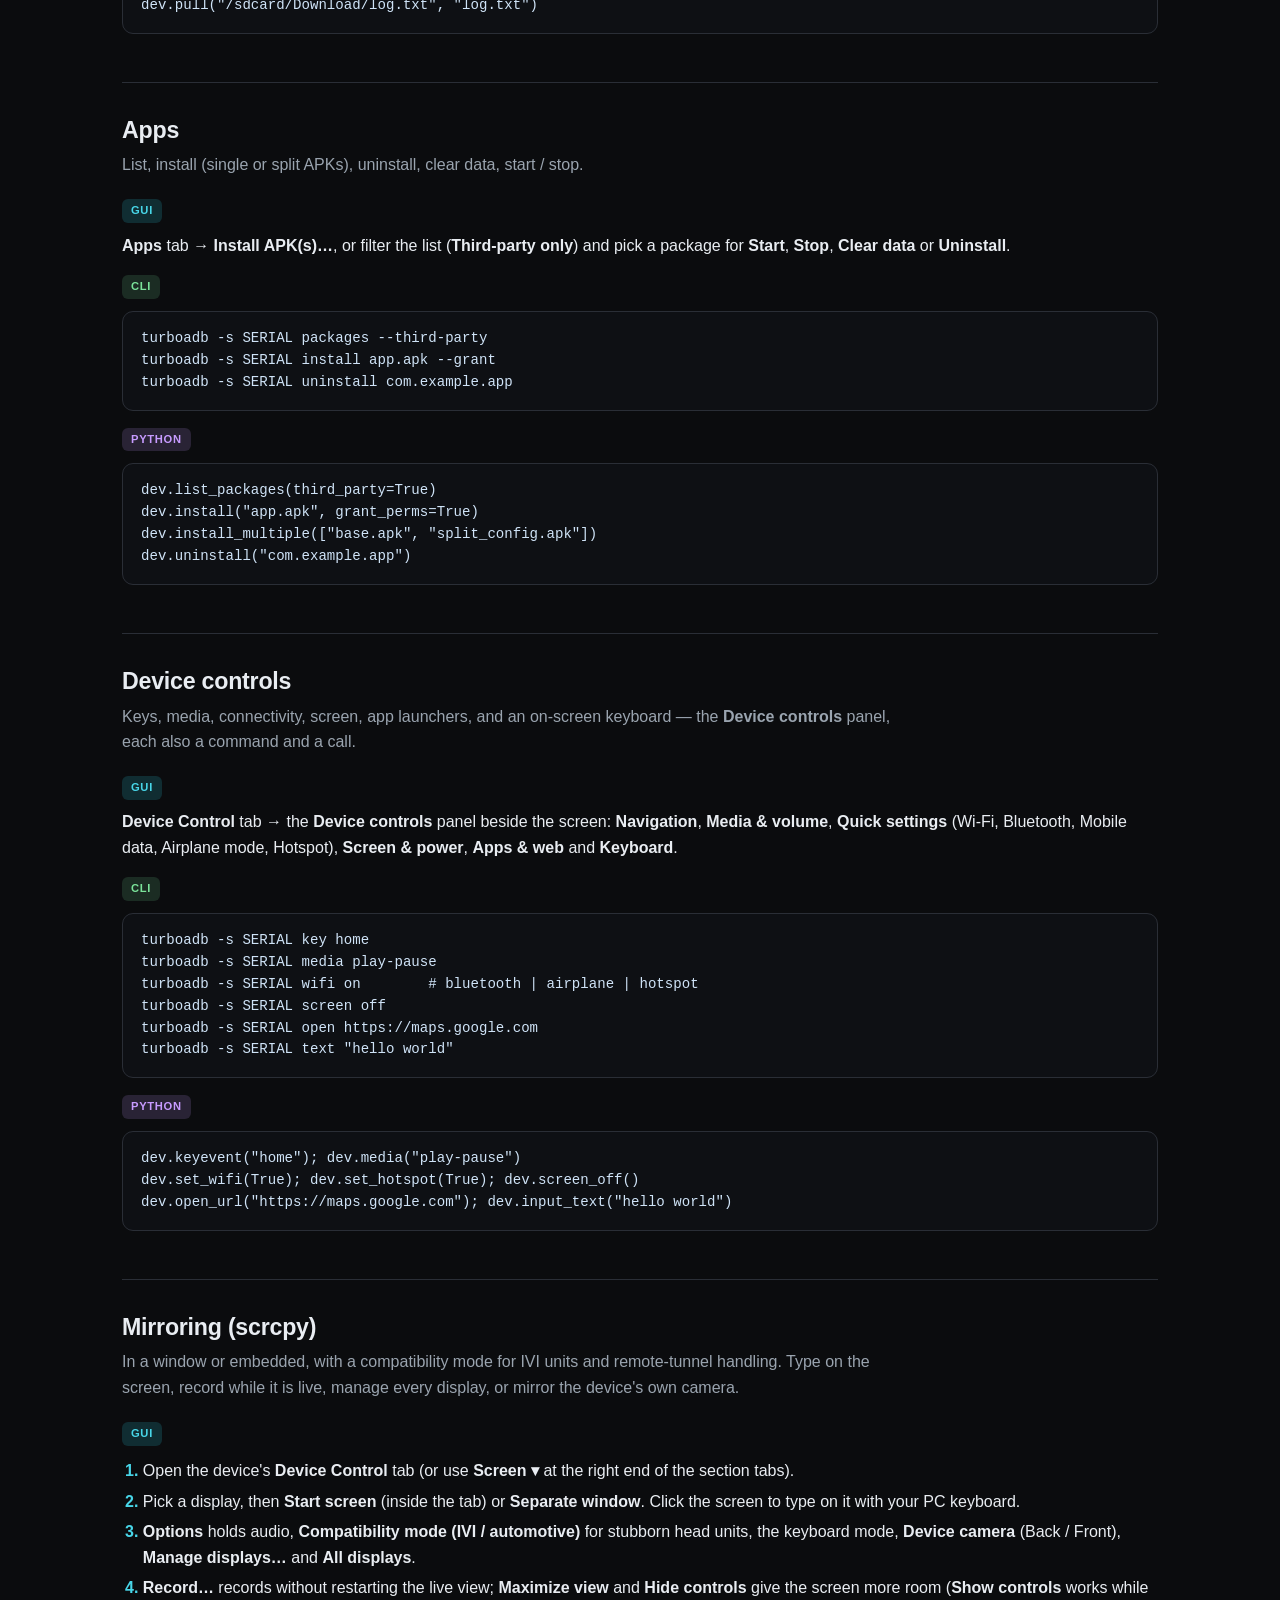
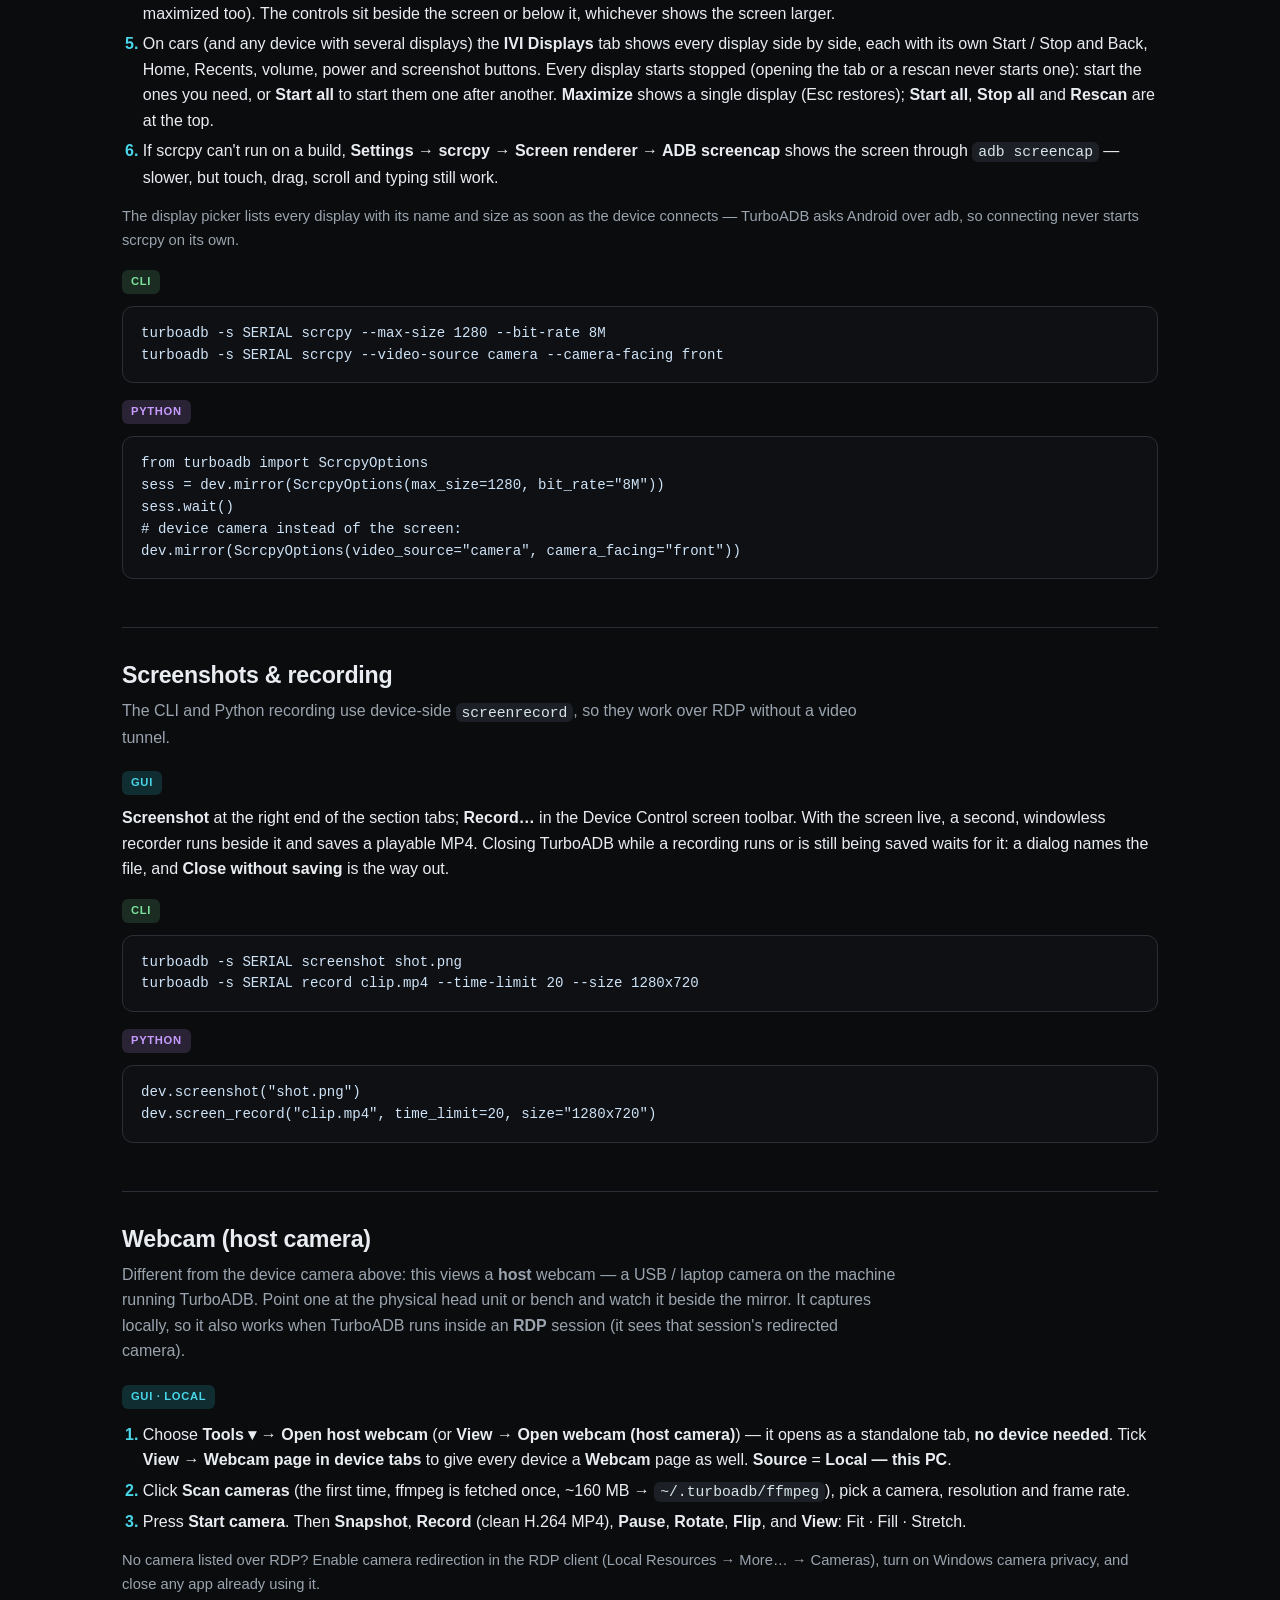
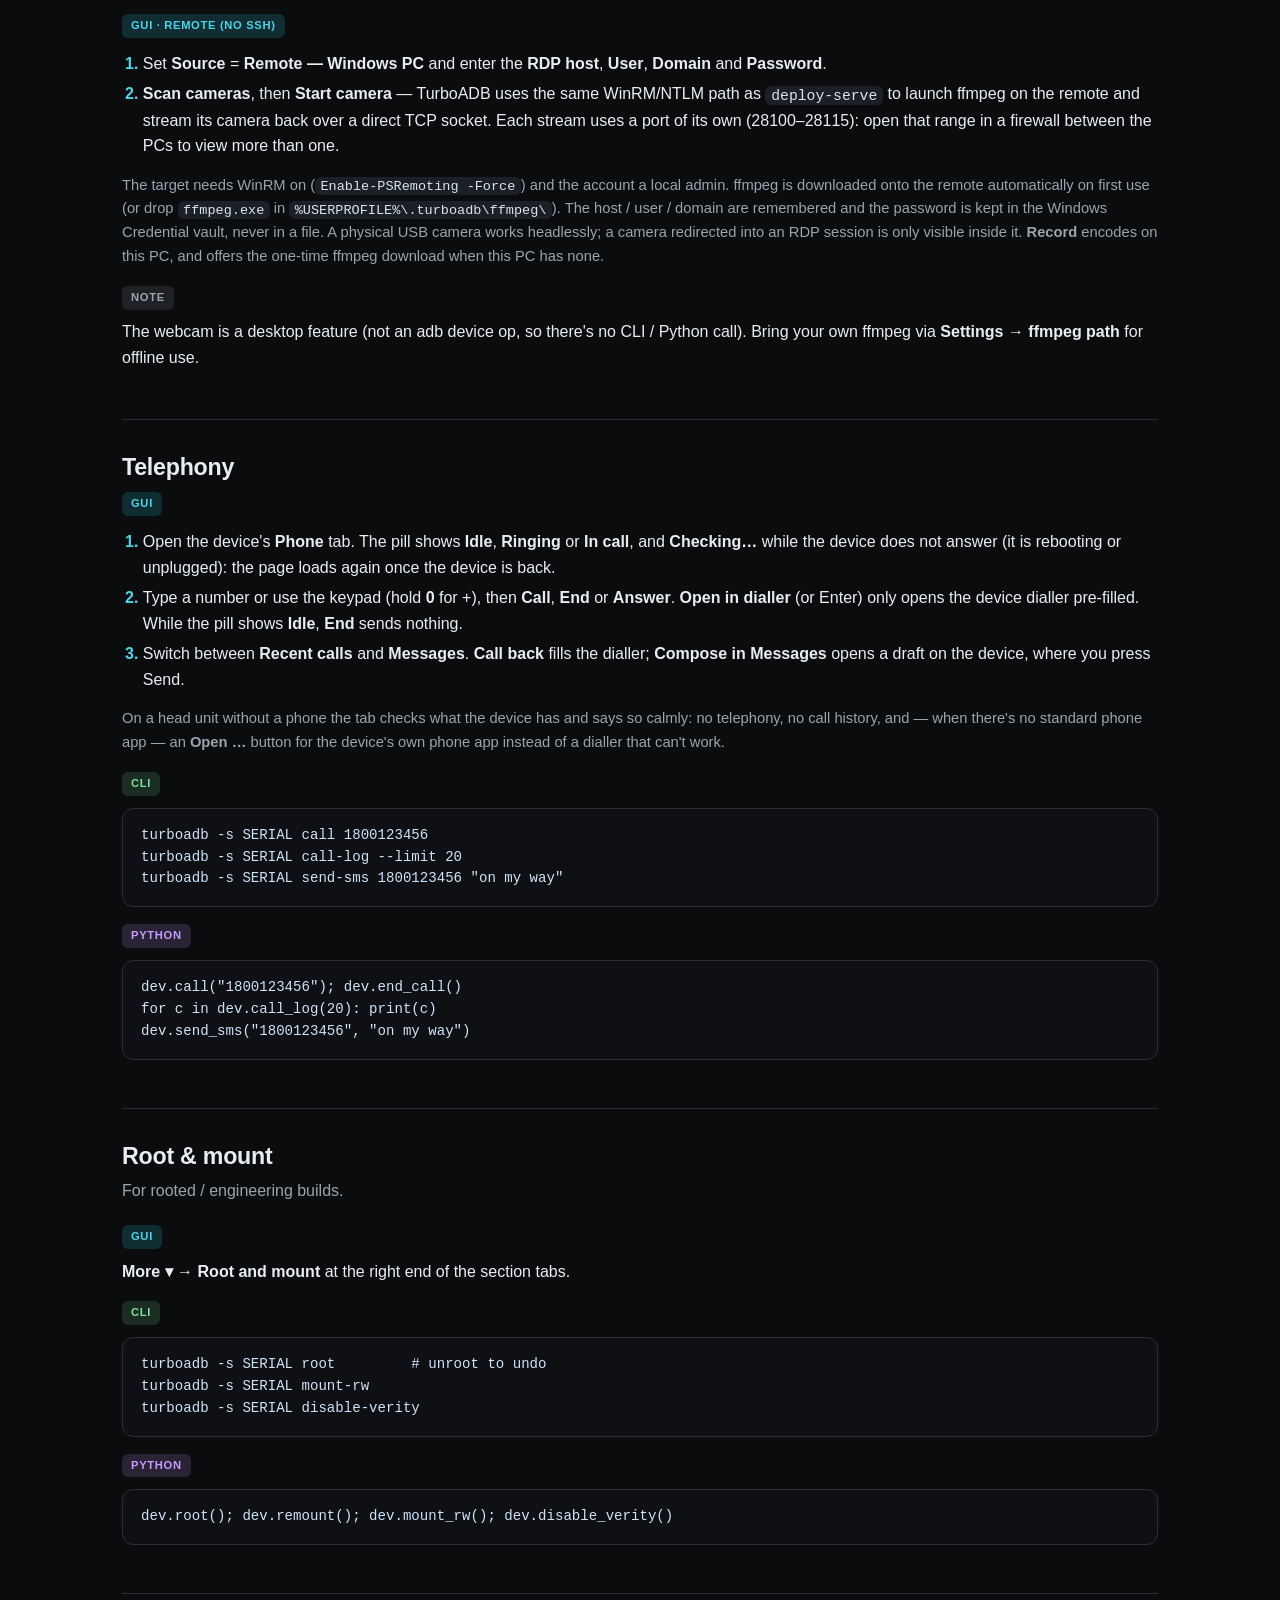
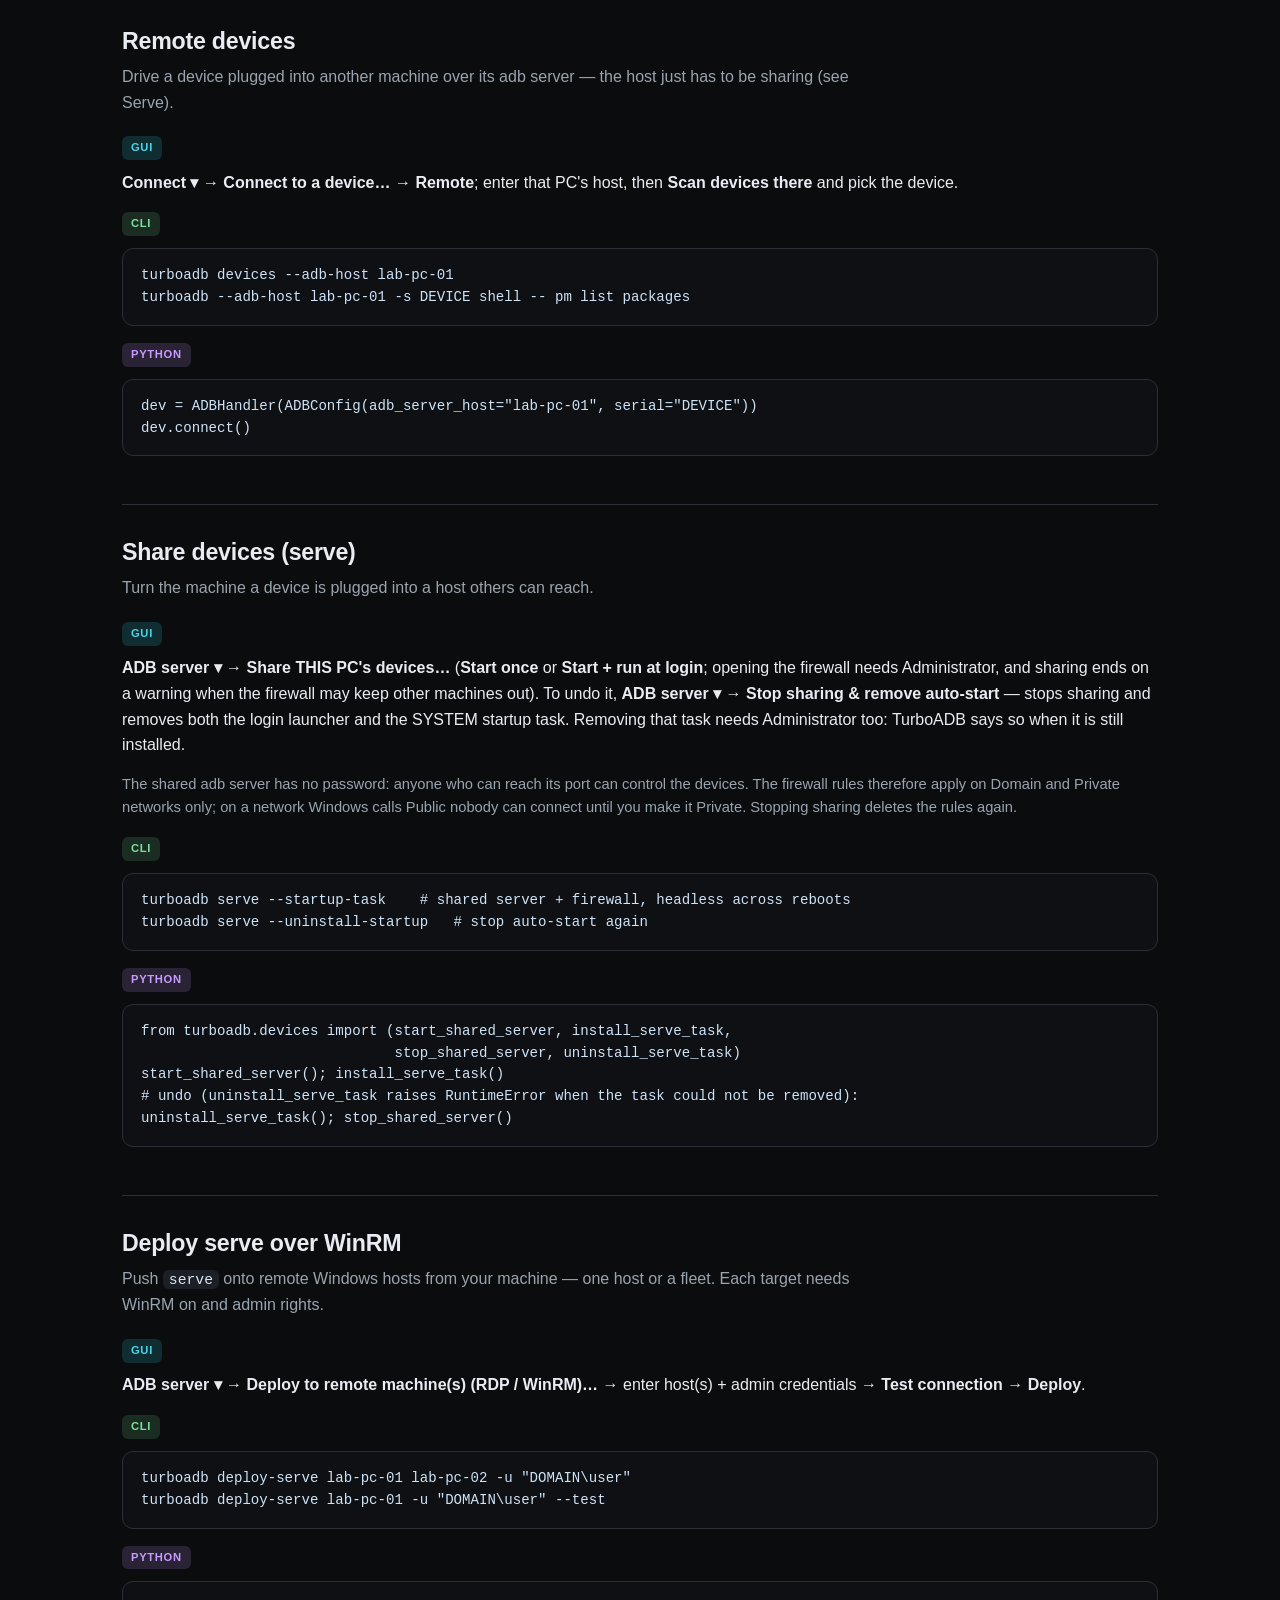
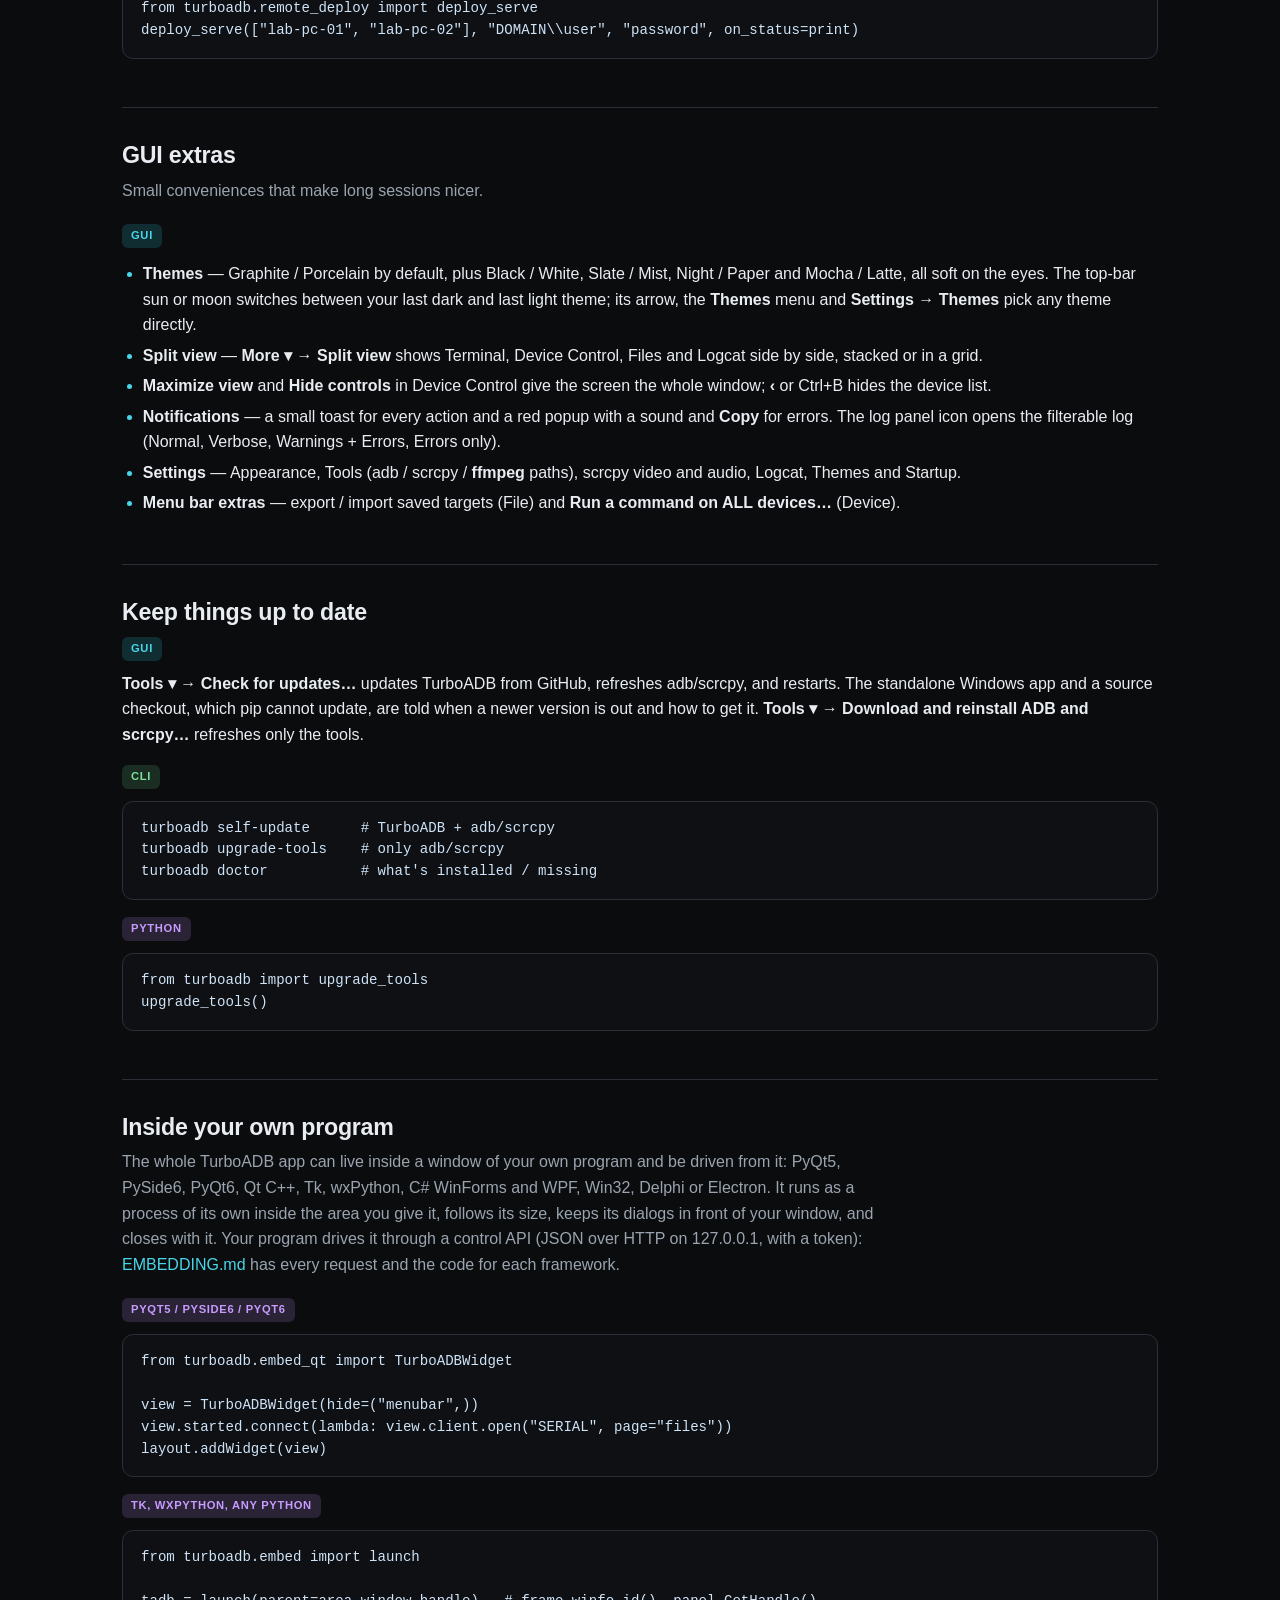
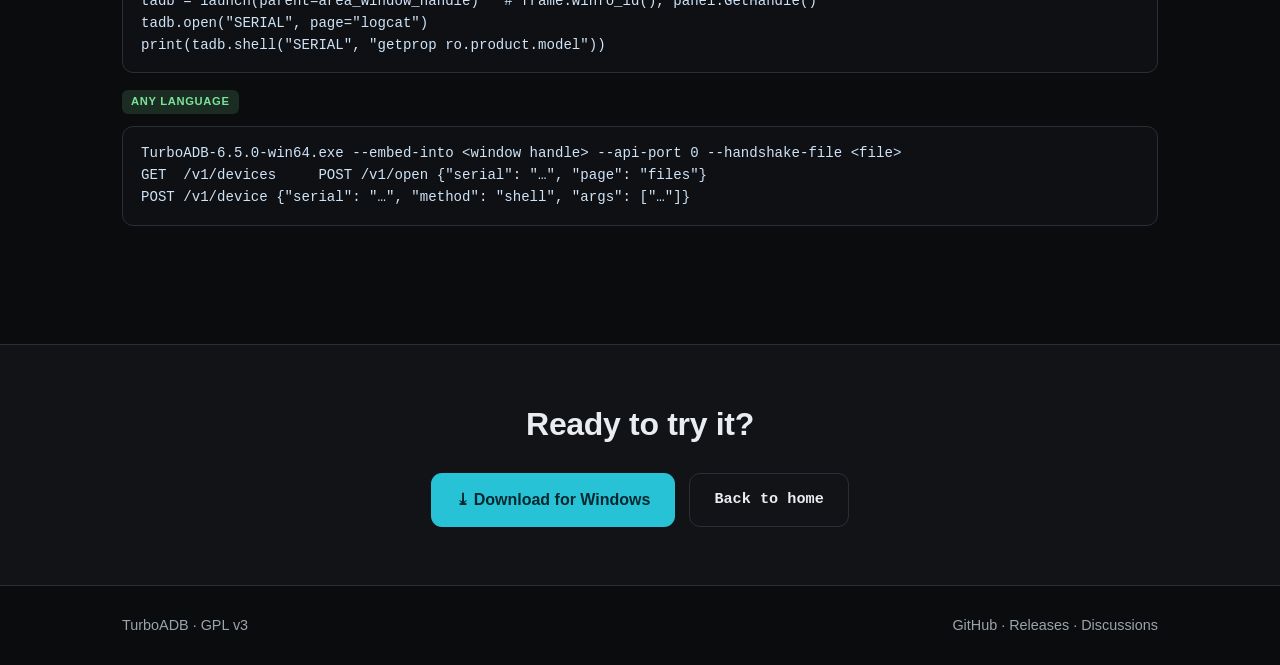
<file: docs/guide.html>
<!DOCTYPE html>
<html lang="en">
<head>
<meta charset="UTF-8">
<meta name="viewport" content="width=device-width, initial-scale=1.0">
<title>TurboADB — Usage guide (GUI · CLI · Python)</title>
<meta name="description" content="Detailed usage for every TurboADB feature, three ways: in the GUI, on the command line, and from Python.">
<link rel="icon" href="favicon.ico">
<link rel="stylesheet" href="style.css">
</head>
<body>

<header class="nav">
  <div class="wrap nav-inner">
    <a class="brand" href="index.html">
      <img src="icon.png" alt="" width="30" height="30"><span>TurboADB</span>
    </a>
    <nav class="nav-links">
      <a href="index.html#features">Features</a>
      <a href="index.html#install">Install</a>
      <a href="guide.html">Guide</a>
      <a href="cli.html">CLI</a>
      <a data-gh="repo" href="#">GitHub</a>
      <a data-gh="releases" href="#">Releases</a>
      <a href="https://github.com/NVNKENNEDY/turboadb/discussions">Discussions</a>
    </nav>
  </div>
</header>

<main>
  <section class="guide-hero">
    <div class="wrap">
      <h1>Usage guide</h1>
      <p>Every feature, three ways — click it in the <b>GUI</b>, run it on the
      <b>CLI</b>, or call it from <b>Python</b>. Target a device with
      <code>-s SERIAL</code> (or an <code>ADBConfig</code>); add
      <code>--adb-host HOST</code> for a device on another machine.</p>
      <div class="guide-toc">
        <a href="#connect">Connect</a><a href="#shell">Terminal</a>
        <a href="#logcat">Logcat</a><a href="#files">Files</a>
        <a href="#apps">Apps</a><a href="#controls">Controls</a>
        <a href="#mirror">Mirroring</a><a href="#capture">Capture</a>
        <a href="#webcam">Webcam</a><a href="#phone">Telephony</a>
        <a href="#root">Root &amp; mount</a><a href="#remote">Remote</a>
        <a href="#serve">Serve</a><a href="#deploy">Deploy</a>
        <a href="#extras">GUI extras</a><a href="#update">Update</a>
        <a href="#embed">Embed</a>
      </div>
    </div>
  </section>

  <section class="section" style="padding-top:30px">
    <div class="wrap">

      <!-- CONNECT -->
      <article class="feature" id="connect">
        <h3>Target a device</h3>
        <p class="desc">Everything operates on one device — local USB, a network
        device, or one on another machine's adb server.</p>
        <div class="mode"><span class="tag gui">GUI</span>
          <ol class="steps">
            <li>Click <b>Connect ▾ → Connect to a device…</b></li>
            <li>Under <b>How is it connected?</b> pick <b>USB</b>, <b>Network</b>
            (IP and port) or <b>Remote</b> (a device on another PC's adb server).</li>
            <li>Hit <b>Connect</b> — a device tab opens with Terminal, Logcat, Files,
            Device Control, Apps and Phone (<b>View → Webcam page in device tabs</b>
            adds Webcam).</li>
          </ol>
          <p class="muted">Attached devices also appear under <b>Connected</b> in the
          left sidebar — double-click any to open it. For Wi-Fi use <b>Connect ▾ →
          Discover Wi-Fi devices</b> or <b>Pair device</b> (Android 11+), or switch a
          USB device with <b>More ▾ → Go wireless (USB → Wi-Fi)</b>.</p></div>
        <div class="mode"><span class="tag cli">CLI</span>
          <div class="code"><pre><code>turboadb devices
turboadb -s 10BE330KG9000AF info
turboadb -s 10BE330KG9000AF wireless     # USB -> Wi-Fi adb
turboadb discover                         # find wireless-debugging devices
turboadb --adb-host lab-pc-01 -s DEVICE info</code></pre></div></div>
        <div class="mode"><span class="tag py">Python</span>
          <div class="code"><pre><code>from turboadb import ADBHandler, ADBConfig
dev = ADBHandler(ADBConfig(serial="10BE330KG9000AF"))
# remote: ADBConfig(adb_server_host="lab-pc-01", serial="DEVICE")
dev.connect()</code></pre></div></div>
      </article>

      <!-- SHELL -->
      <article class="feature" id="shell">
        <h3>Terminal</h3>
        <p class="desc">A real terminal with history, tab-completion, and a Stop
        button that sends a real Ctrl+C to a runaway command like <code>logcat</code>
        — plus PowerShell and Command Prompt on this PC.</p>
        <div class="mode"><span class="tag gui">GUI</span>
          <ol class="steps">
            <li>Open a device → <b>Terminal</b> tab → type. The boxed banner at the
            top shows the connection, device type, Android version, CPU and serial.
            The Android shell runs on a device terminal, so <code>ping</code> and
            <code>logcat | grep</code> show their output as it comes and programs that
            ask for input (<code>read</code>, <code>su</code>) work. Full-screen
            programs (<code>top</code>, <code>vi</code>, <code>less</code>) redraw in
            place and get every key. Colour is kept for what matters: the words
            that say what happened (a red <b>Permission denied</b> or
            <b>not found</b>, an amber <b>Warning</b>, a green <b>Success</b>) and
            logcat's warning and error lines; the prompt is one quiet colour and
            everything else stays plain.</li>
            <li>Right-click for Copy / Paste / <b>Send key</b> / <b>Save full output to
            file…</b>; <b>Stop</b> (Ctrl+C) stops whatever is running and keeps the
            shell (<code>ping</code> prints its summary); a command that ignores it is
            ended by reopening the shell in the same folder. <b>A−</b> /
            <b>A+</b> resize every terminal together (12 pt by default).</li>
            <li>Click <b>PowerShell</b> or <b>CMD</b> in the switcher for a Windows
            shell with TurboADB's <code>adb</code> first on PATH and
            <code>ANDROID_SERIAL</code> set — Python, Git and <code>where</code> work
            like in a normal console, and <b>Stop</b> works like Ctrl+C in a console
            window: the command stops and the shell keeps its folder and variables
            (a program that answers Ctrl+C, such as a <code>python</code> prompt,
            keeps running; a shell still waiting for an answer three seconds
            later gets a fresh shell in the same folder).
            Inside an <code>adb shell</code> typed there,
            <b>Stop</b> stops only the device command and keeps you in adb shell;
            if the command ignores it, Stop again reopens adb shell in the same
            folder.</li>
          </ol></div>
        <div class="mode"><span class="tag cli">CLI</span>
          <div class="code"><pre><code>turboadb -s SERIAL shell -- getprop ro.build.version.release</code></pre></div></div>
        <div class="mode"><span class="tag py">Python</span>
          <div class="code"><pre><code>import time
r = dev.shell("getprop ro.product.model")
print(r.stdout, r.ok)
sess = dev.open_shell(); sess.send("ls /sdcard\n")
time.sleep(0.5); print(sess.read())   # read() never waits: it returns what has arrived</code></pre></div></div>
      </article>

      <!-- LOGCAT -->
      <article class="feature" id="logcat">
        <h3>Logcat</h3>
        <p class="desc">Filter by level / tag / app / live regex, highlight keywords,
        pause, and save the complete log — nothing is dropped under a flood.</p>
        <div class="mode"><span class="tag gui">GUI</span>
          <ol class="steps">
            <li>Open the <b>Logcat</b> tab, pick the level and how much history to
            include (<b>Live from now</b>, <b>Last 1,000 + live</b>, …) and optionally
            <b>Tag(s)</b> (comma-separated) or an <b>App</b> (package name or PID,
            Android 7+).</li>
            <li>Press <b>Start</b> (or the <b>Crashes</b> preset). Type a regex in
            <b>Filter</b> to hide non-matching lines (it ignores case unless <b>Aa</b> is
            on, and searches the whole capture), or in <b>Highlight</b> (e.g.
            <code>error|anr|crash</code>) to mark matches in-line <em>without</em>
            hiding the rest.</li>
            <li><b>Save…</b> writes the complete log to a <code>.log</code> file.</li>
          </ol></div>
        <div class="mode"><span class="tag cli">CLI</span>
          <div class="code"><pre><code>turboadb -s SERIAL logcat --tag ActivityManager --match "ANR|FATAL" --save crash.log</code></pre></div></div>
        <div class="mode"><span class="tag py">Python</span>
          <div class="code"><pre><code>dev.logcat(tag="ActivityManager", match="ANR", on_line=print, save_to="crash.log")
for line in dev.iter_lines(["logcat", "-v", "threadtime"]):
    ...</code></pre></div></div>
      </article>

      <!-- FILES -->
      <article class="feature" id="files">
        <h3>Files (push / pull)</h3>
        <div class="mode"><span class="tag gui">GUI</span>
          <p class="step"><b>Files</b> tab → <b>This PC</b> and <b>Device</b> side by
          side → select files and press <b>Push</b> or <b>Pull</b>, or drag and drop
          (also from Explorer). New folder, New file, Open, Edit (F4), Copy / Paste,
          Rename (F2) and Delete work in both panes.</p>
          <p class="step"><b>Double-click</b> (or <b>Enter</b>) opens a file in its app
          on this PC: pictures in Photos, videos in Media Player, text in Notepad, or
          any app you pick with <b>Open with…</b>. A device file opens as a copy, and
          each time you save it there it goes back to the device (TurboADB asks first if
          the device file changed meanwhile). Programs are never started; scripts and
          files no app opens go to the built-in editor, which asks the same before
          it saves over a device file that changed since you opened it.</p>
          <p class="step">Drag beside the names to select a block, <b>Ctrl+A</b> for
          all, <b>Enter</b> to open, <b>Backspace</b> to go up. <b>Delete</b> sends
          local files to the Recycle Bin, <b>Shift+Delete</b> deletes for good. A PC
          file or folder whose name ends in a dot or a space (made by WSL, Git Bash
          or a Linux drive) is left alone, with a message saying why. If the
          device refuses a change, TurboADB offers <b>adb root</b>,
          <b>disable-verity</b> and <b>remount</b>, then tries again.</p></div>
        <div class="mode"><span class="tag cli">CLI</span>
          <div class="code"><pre><code>turboadb -s SERIAL push app.apk /data/local/tmp/
turboadb -s SERIAL pull /sdcard/Download/log.txt .</code></pre></div></div>
        <div class="mode"><span class="tag py">Python</span>
          <div class="code"><pre><code>dev.push("app.apk", "/data/local/tmp/")
dev.pull("/sdcard/Download/log.txt", "log.txt")</code></pre></div></div>
      </article>

      <!-- APPS -->
      <article class="feature" id="apps">
        <h3>Apps</h3>
        <p class="desc">List, install (single or split APKs), uninstall, clear
        data, start / stop.</p>
        <div class="mode"><span class="tag gui">GUI</span>
          <p class="step"><b>Apps</b> tab → <b>Install APK(s)…</b>, or filter the list
          (<b>Third-party only</b>) and pick a package for <b>Start</b>, <b>Stop</b>,
          <b>Clear data</b> or <b>Uninstall</b>.</p></div>
        <div class="mode"><span class="tag cli">CLI</span>
          <div class="code"><pre><code>turboadb -s SERIAL packages --third-party
turboadb -s SERIAL install app.apk --grant
turboadb -s SERIAL uninstall com.example.app</code></pre></div></div>
        <div class="mode"><span class="tag py">Python</span>
          <div class="code"><pre><code>dev.list_packages(third_party=True)
dev.install("app.apk", grant_perms=True)
dev.install_multiple(["base.apk", "split_config.apk"])
dev.uninstall("com.example.app")</code></pre></div></div>
      </article>

      <!-- CONTROLS -->
      <article class="feature" id="controls">
        <h3>Device controls</h3>
        <p class="desc">Keys, media, connectivity, screen, app launchers, and an
        on-screen keyboard — the <b>Device controls</b> panel, each also a command and
        a call.</p>
        <div class="mode"><span class="tag gui">GUI</span>
          <p class="step"><b>Device Control</b> tab → the <b>Device controls</b> panel
          beside the screen: <b>Navigation</b>, <b>Media &amp; volume</b>, <b>Quick
          settings</b> (Wi-Fi, Bluetooth, Mobile data, Airplane mode, Hotspot),
          <b>Screen &amp; power</b>, <b>Apps &amp; web</b> and <b>Keyboard</b>.</p></div>
        <div class="mode"><span class="tag cli">CLI</span>
          <div class="code"><pre><code>turboadb -s SERIAL key home
turboadb -s SERIAL media play-pause
turboadb -s SERIAL wifi on        # bluetooth | airplane | hotspot
turboadb -s SERIAL screen off
turboadb -s SERIAL open https://maps.google.com
turboadb -s SERIAL text "hello world"</code></pre></div></div>
        <div class="mode"><span class="tag py">Python</span>
          <div class="code"><pre><code>dev.keyevent("home"); dev.media("play-pause")
dev.set_wifi(True); dev.set_hotspot(True); dev.screen_off()
dev.open_url("https://maps.google.com"); dev.input_text("hello world")</code></pre></div></div>
      </article>

      <!-- MIRROR -->
      <article class="feature" id="mirror">
        <h3>Mirroring (scrcpy)</h3>
        <p class="desc">In a window or embedded, with a compatibility mode for IVI
        units and remote-tunnel handling. Type on the screen, record while it is
        live, manage every display, or mirror the device's own camera.</p>
        <div class="mode"><span class="tag gui">GUI</span>
          <ol class="steps">
            <li>Open the device's <b>Device Control</b> tab (or use <b>Screen ▾</b> at
            the right end of the section tabs).</li>
            <li>Pick a display, then <b>Start screen</b> (inside the tab) or <b>Separate
            window</b>. Click the screen to type on it with your PC keyboard.</li>
            <li><b>Options</b> holds audio, <b>Compatibility mode (IVI /
            automotive)</b> for stubborn head units, the keyboard mode, <b>Device
            camera</b> (Back / Front), <b>Manage displays…</b> and <b>All
            displays</b>.</li>
            <li><b>Record…</b> records without restarting the live view;
            <b>Maximize view</b> and <b>Hide controls</b> give the screen more room
            (<b>Show controls</b> works while maximized too).
            The controls sit beside the screen or below it, whichever shows the
            screen larger.</li>
            <li>On cars (and any device with several displays) the <b>IVI Displays</b>
            tab shows every display side by side, each with its own Start / Stop and
            Back, Home, Recents, volume, power and screenshot buttons. Every display
            starts stopped (opening the tab or a rescan never starts one): start the
            ones you need, or <b>Start all</b> to start them one after another.
            <b>Maximize</b> shows a single display (Esc restores); <b>Start all</b>,
            <b>Stop all</b> and <b>Rescan</b> are at the top.</li>
            <li>If scrcpy can't run on a build, <b>Settings → scrcpy → Screen
            renderer → ADB screencap</b> shows the screen through <code>adb
            screencap</code> — slower, but touch, drag, scroll and typing still
            work.</li>
          </ol>
          <p class="muted">The display picker lists every display with its name and
          size as soon as the device connects — TurboADB asks Android over adb, so
          connecting never starts scrcpy on its own.</p></div>
        <div class="mode"><span class="tag cli">CLI</span>
          <div class="code"><pre><code>turboadb -s SERIAL scrcpy --max-size 1280 --bit-rate 8M
turboadb -s SERIAL scrcpy --video-source camera --camera-facing front</code></pre></div></div>
        <div class="mode"><span class="tag py">Python</span>
          <div class="code"><pre><code>from turboadb import ScrcpyOptions
sess = dev.mirror(ScrcpyOptions(max_size=1280, bit_rate="8M"))
sess.wait()
# device camera instead of the screen:
dev.mirror(ScrcpyOptions(video_source="camera", camera_facing="front"))</code></pre></div></div>
      </article>

      <!-- CAPTURE -->
      <article class="feature" id="capture">
        <h3>Screenshots &amp; recording</h3>
        <p class="desc">The CLI and Python recording use device-side
        <code>screenrecord</code>, so they work over RDP without a video tunnel.</p>
        <div class="mode"><span class="tag gui">GUI</span>
          <p class="step"><b>Screenshot</b> at the right end of the section tabs;
          <b>Record…</b> in the Device Control screen toolbar. With the screen live, a
          second, windowless recorder runs beside it and saves a playable MP4.
          Closing TurboADB while a recording runs or is still being saved waits for
          it: a dialog names the file, and <b>Close without saving</b> is the way
          out.</p></div>
        <div class="mode"><span class="tag cli">CLI</span>
          <div class="code"><pre><code>turboadb -s SERIAL screenshot shot.png
turboadb -s SERIAL record clip.mp4 --time-limit 20 --size 1280x720</code></pre></div></div>
        <div class="mode"><span class="tag py">Python</span>
          <div class="code"><pre><code>dev.screenshot("shot.png")
dev.screen_record("clip.mp4", time_limit=20, size="1280x720")</code></pre></div></div>
      </article>

      <!-- WEBCAM -->
      <article class="feature" id="webcam">
        <h3>Webcam (host camera)</h3>
        <p class="desc">Different from the device camera above: this views a
        <b>host</b> webcam — a USB / laptop camera on the machine running TurboADB.
        Point one at the physical head unit or bench and watch it beside the mirror.
        It captures locally, so it also works when TurboADB runs inside an
        <b>RDP</b> session (it sees that session's redirected camera).</p>
        <div class="mode"><span class="tag gui">GUI · Local</span>
          <ol class="steps">
            <li>Choose <b>Tools ▾ → Open host webcam</b> (or <b>View → Open webcam
            (host camera)</b>) — it opens as a standalone tab, <b>no device
            needed</b>. Tick <b>View → Webcam page in device tabs</b> to give every
            device a <b>Webcam</b> page as well.
            <b>Source</b> = <b>Local — this PC</b>.</li>
            <li>Click <b>Scan cameras</b> (the first time, ffmpeg is fetched once,
            ~160 MB → <code>~/.turboadb/ffmpeg</code>), pick a camera, resolution and
            frame rate.</li>
            <li>Press <b>Start camera</b>. Then <b>Snapshot</b>, <b>Record</b> (clean
            H.264 MP4), <b>Pause</b>, <b>Rotate</b>, <b>Flip</b>, and <b>View</b>:
            Fit · Fill · Stretch.</li>
          </ol>
          <p class="muted">No camera listed over RDP? Enable camera redirection in
          the RDP client (Local Resources → More… → Cameras), turn on Windows camera
          privacy, and close any app already using it.</p></div>
        <div class="mode"><span class="tag gui">GUI · Remote (no SSH)</span>
          <ol class="steps">
            <li>Set <b>Source</b> = <b>Remote — Windows PC</b> and enter the <b>RDP
            host</b>, <b>User</b>, <b>Domain</b> and <b>Password</b>.</li>
            <li><b>Scan cameras</b>, then <b>Start camera</b> — TurboADB uses the same
            WinRM/NTLM path as <code>deploy-serve</code> to launch ffmpeg on the
            remote and stream its camera back over a direct TCP socket. Each
            stream uses a port of its own (28100–28115): open that range in a
            firewall between the PCs to view more than one.</li>
          </ol>
          <p class="muted">The target needs WinRM on (<code>Enable-PSRemoting
          -Force</code>) and the account a local admin. ffmpeg is downloaded onto the
          remote automatically on first use (or drop <code>ffmpeg.exe</code> in
          <code>%USERPROFILE%\.turboadb\ffmpeg\</code>). The host / user / domain are
          remembered and the password is kept in the Windows Credential vault, never
          in a file. A physical USB camera works headlessly; a
          camera redirected into an RDP session is only visible inside it.
          <b>Record</b> encodes on this PC, and offers the one-time ffmpeg download
          when this PC has none.</p></div>
        <div class="mode"><span class="tag note">Note</span>
          <p class="step">The webcam is a desktop feature (not an adb device op, so
          there's no CLI / Python call). Bring your own ffmpeg via <b>Settings →
          ffmpeg path</b> for offline use.</p></div>
      </article>

      <!-- PHONE -->
      <article class="feature" id="phone">
        <h3>Telephony</h3>
        <div class="mode"><span class="tag gui">GUI</span>
          <ol class="steps">
            <li>Open the device's <b>Phone</b> tab. The pill shows <b>Idle</b>,
            <b>Ringing</b> or <b>In call</b>, and <b>Checking…</b> while the device
            does not answer (it is rebooting or unplugged): the page loads again
            once the device is back.</li>
            <li>Type a number or use the keypad (hold <b>0</b> for +), then <b>Call</b>,
            <b>End</b> or <b>Answer</b>. <b>Open in dialler</b> (or Enter) only opens
            the device dialler pre-filled. While the pill shows <b>Idle</b>,
            <b>End</b> sends nothing.</li>
            <li>Switch between <b>Recent calls</b> and <b>Messages</b>. <b>Call back</b>
            fills the dialler; <b>Compose in Messages</b> opens a draft on the device,
            where you press Send.</li>
          </ol>
          <p class="muted">On a head unit without a phone the tab checks what the device
          has and says so calmly: no telephony, no call history, and — when there's no
          standard phone app — an <b>Open …</b> button for the device's own phone app
          instead of a dialler that can't work.</p></div>
        <div class="mode"><span class="tag cli">CLI</span>
          <div class="code"><pre><code>turboadb -s SERIAL call 1800123456
turboadb -s SERIAL call-log --limit 20
turboadb -s SERIAL send-sms 1800123456 "on my way"</code></pre></div></div>
        <div class="mode"><span class="tag py">Python</span>
          <div class="code"><pre><code>dev.call("1800123456"); dev.end_call()
for c in dev.call_log(20): print(c)
dev.send_sms("1800123456", "on my way")</code></pre></div></div>
      </article>

      <!-- ROOT -->
      <article class="feature" id="root">
        <h3>Root &amp; mount</h3>
        <p class="desc">For rooted / engineering builds.</p>
        <div class="mode"><span class="tag gui">GUI</span>
          <p class="step"><b>More ▾ → Root and mount</b> at the right end of the
          section tabs.</p></div>
        <div class="mode"><span class="tag cli">CLI</span>
          <div class="code"><pre><code>turboadb -s SERIAL root         # unroot to undo
turboadb -s SERIAL mount-rw
turboadb -s SERIAL disable-verity</code></pre></div></div>
        <div class="mode"><span class="tag py">Python</span>
          <div class="code"><pre><code>dev.root(); dev.remount(); dev.mount_rw(); dev.disable_verity()</code></pre></div></div>
      </article>

      <!-- REMOTE -->
      <article class="feature" id="remote">
        <h3>Remote devices</h3>
        <p class="desc">Drive a device plugged into another machine over its adb
        server — the host just has to be sharing (see Serve).</p>
        <div class="mode"><span class="tag gui">GUI</span>
          <p class="step"><b>Connect ▾ → Connect to a device…</b> → <b>Remote</b>;
          enter that PC's host, then <b>Scan devices there</b> and pick the device.</p></div>
        <div class="mode"><span class="tag cli">CLI</span>
          <div class="code"><pre><code>turboadb devices --adb-host lab-pc-01
turboadb --adb-host lab-pc-01 -s DEVICE shell -- pm list packages</code></pre></div></div>
        <div class="mode"><span class="tag py">Python</span>
          <div class="code"><pre><code>dev = ADBHandler(ADBConfig(adb_server_host="lab-pc-01", serial="DEVICE"))
dev.connect()</code></pre></div></div>
      </article>

      <!-- SERVE -->
      <article class="feature" id="serve">
        <h3>Share devices (serve)</h3>
        <p class="desc">Turn the machine a device is plugged into a host others can
        reach.</p>
        <div class="mode"><span class="tag gui">GUI</span>
          <p class="step"><b>ADB server ▾ → Share THIS PC's devices…</b> (<b>Start
          once</b> or <b>Start + run at login</b>; opening the firewall needs
          Administrator, and sharing ends on a warning when the firewall may keep
          other machines out). To undo it, <b>ADB server ▾ → Stop sharing &amp; remove
          auto-start</b> — stops sharing and removes both the login launcher and the
          SYSTEM startup task. Removing that task needs Administrator too: TurboADB
          says so when it is still installed.</p>
          <p class="muted">The shared adb server has no password: anyone who can reach
          its port can control the devices. The firewall rules therefore apply on
          Domain and Private networks only; on a network Windows calls Public nobody
          can connect until you make it Private. Stopping sharing deletes the rules
          again.</p></div>
        <div class="mode"><span class="tag cli">CLI</span>
          <div class="code"><pre><code>turboadb serve --startup-task    # shared server + firewall, headless across reboots
turboadb serve --uninstall-startup   # stop auto-start again</code></pre></div></div>
        <div class="mode"><span class="tag py">Python</span>
          <div class="code"><pre><code>from turboadb.devices import (start_shared_server, install_serve_task,
                              stop_shared_server, uninstall_serve_task)
start_shared_server(); install_serve_task()
# undo (uninstall_serve_task raises RuntimeError when the task could not be removed):
uninstall_serve_task(); stop_shared_server()</code></pre></div></div>
      </article>

      <!-- DEPLOY -->
      <article class="feature" id="deploy">
        <h3>Deploy serve over WinRM</h3>
        <p class="desc">Push <code>serve</code> onto remote Windows hosts from your
        machine — one host or a fleet. Each target needs WinRM on and admin rights.</p>
        <div class="mode"><span class="tag gui">GUI</span>
          <p class="step"><b>ADB server ▾ → Deploy to remote machine(s) (RDP /
          WinRM)…</b> → enter host(s) + admin credentials → <b>Test connection</b> →
          <b>Deploy</b>.</p></div>
        <div class="mode"><span class="tag cli">CLI</span>
          <div class="code"><pre><code>turboadb deploy-serve lab-pc-01 lab-pc-02 -u "DOMAIN\user"
turboadb deploy-serve lab-pc-01 -u "DOMAIN\user" --test</code></pre></div></div>
        <div class="mode"><span class="tag py">Python</span>
          <div class="code"><pre><code>from turboadb.remote_deploy import deploy_serve
deploy_serve(["lab-pc-01", "lab-pc-02"], "DOMAIN\\user", "password", on_status=print)</code></pre></div></div>
      </article>

      <!-- GUI EXTRAS -->
      <article class="feature" id="extras">
        <h3>GUI extras</h3>
        <p class="desc">Small conveniences that make long sessions nicer.</p>
        <div class="mode"><span class="tag gui">GUI</span>
          <ul class="steps">
            <li><b>Themes</b> — Graphite / Porcelain by default, plus Black / White,
            Slate / Mist, Night / Paper and Mocha / Latte, all soft on the eyes. The
            top-bar sun or moon switches between your last dark and last light theme;
            its arrow, the <b>Themes</b> menu and <b>Settings → Themes</b> pick any
            theme directly.</li>
            <li><b>Split view</b> — <b>More ▾ → Split view</b> shows Terminal, Device
            Control, Files and Logcat side by side, stacked or in a grid.</li>
            <li><b>Maximize view</b> and <b>Hide controls</b> in Device Control give
            the screen the whole window; <b>‹</b> or Ctrl+B hides the device list.</li>
            <li><b>Notifications</b> — a small toast for every action and a red popup
            with a sound and <b>Copy</b> for errors. The log panel icon opens the
            filterable log (Normal, Verbose, Warnings + Errors, Errors only).</li>
            <li><b>Settings</b> — Appearance, Tools (adb / scrcpy / <b>ffmpeg</b>
            paths), scrcpy video and audio, Logcat, Themes and Startup.</li>
            <li><b>Menu bar extras</b> — export / import saved targets (File) and
            <b>Run a command on ALL devices…</b> (Device).</li>
          </ul></div>
      </article>

      <!-- UPDATE -->
      <article class="feature" id="update">
        <h3>Keep things up to date</h3>
        <div class="mode"><span class="tag gui">GUI</span>
          <p class="step"><b>Tools ▾ → Check for updates…</b> updates TurboADB from
          GitHub, refreshes adb/scrcpy, and restarts. The standalone Windows app and
          a source checkout, which pip cannot update, are told when a newer version
          is out and how to get it. <b>Tools ▾ → Download and
          reinstall ADB and scrcpy…</b> refreshes only the tools.</p></div>
        <div class="mode"><span class="tag cli">CLI</span>
          <div class="code"><pre><code>turboadb self-update      # TurboADB + adb/scrcpy
turboadb upgrade-tools    # only adb/scrcpy
turboadb doctor           # what's installed / missing</code></pre></div></div>
        <div class="mode"><span class="tag py">Python</span>
          <div class="code"><pre><code>from turboadb import upgrade_tools
upgrade_tools()</code></pre></div></div>
      </article>

      <article class="feature" id="embed">
        <h3>Inside your own program</h3>
        <p class="desc">The whole TurboADB app can live inside a window of your own
        program and be driven from it: PyQt5, PySide6, PyQt6, Qt C++, Tk, wxPython,
        C# WinForms and WPF, Win32, Delphi or Electron. It runs as a process of its
        own inside the area you give it, follows its size, keeps its dialogs in front
        of your window, and closes with it. Your program drives it through a control
        API (JSON over HTTP on 127.0.0.1, with a token):
        <a href="https://github.com/NVNKENNEDY/turboadb/blob/main/EMBEDDING.md">EMBEDDING.md</a> has every request and the code for each
        framework.</p>
        <div class="mode"><span class="tag py">PyQt5 / PySide6 / PyQt6</span>
          <div class="code"><pre><code>from turboadb.embed_qt import TurboADBWidget

view = TurboADBWidget(hide=("menubar",))
view.started.connect(lambda: view.client.open("SERIAL", page="files"))
layout.addWidget(view)</code></pre></div></div>
        <div class="mode"><span class="tag py">Tk, wxPython, any Python</span>
          <div class="code"><pre><code>from turboadb.embed import launch

tadb = launch(parent=area_window_handle)   # frame.winfo_id(), panel.GetHandle()
tadb.open("SERIAL", page="logcat")
print(tadb.shell("SERIAL", "getprop ro.product.model"))</code></pre></div></div>
        <div class="mode"><span class="tag cli">Any language</span>
          <div class="code"><pre><code>TurboADB-6.5.0-win64.exe --embed-into &lt;window handle&gt; --api-port 0 --handshake-file &lt;file&gt;
GET  /v1/devices     POST /v1/open {"serial": "…", "page": "files"}
POST /v1/device {"serial": "…", "method": "shell", "args": ["…"]}</code></pre></div></div>
      </article>

    </div>
  </section>

  <section class="band closing">
    <div class="wrap center">
      <h2>Ready to try it?</h2>
      <div class="cta">
        <a class="btn btn-primary" data-gh="exe" href="#">⤓ Download for Windows</a>
        <a class="btn btn-ghost" href="index.html">Back to home</a>
      </div>
    </div>
  </section>
</main>

<footer class="foot">
  <div class="wrap foot-inner">
    <span>TurboADB · GPL v3</span>
    <span><a data-gh="repo" href="#">GitHub</a> ·
      <a data-gh="releases" href="#">Releases</a> ·
      <a href="https://github.com/NVNKENNEDY/turboadb/discussions">Discussions</a></span>
  </div>
</footer>

<script>
  const REPO = "nvnkennedy/turboadb";   // EDIT: set to your-username/turboadb
  const base = "https://github.com/" + REPO;
  const urls = { repo: base, releases: base + "/releases",
    exe: base + "/releases/latest" };
  document.querySelectorAll("[data-gh]").forEach(function (a) {
    a.href = urls[a.getAttribute("data-gh")] || base;
  });
</script>
</body>
</html>
</file>
<file: docs/style.css>
:root{
  --bg:#0b0c0e; --bg2:#121317; --card:#16181d; --line:#2a2e36;
  --text:#e9edf2; --dim:#9aa4af; --accent:#28c2d6; --accent2:#48d6e8;
  --radius:14px; --max:1080px;
  --font:-apple-system,BlinkMacSystemFont,"Segoe UI",Roboto,Helvetica,Arial,sans-serif;
  --mono:"SF Mono", "Cascadia Code",Consolas,"Liberation Mono",monospace;
}
*{box-sizing:border-box}
html{scroll-behavior:smooth}
body{
  margin:0;background:var(--bg);color:var(--text);
  font-family:var(--font);line-height:1.6;-webkit-font-smoothing:antialiased;
}
.wrap{max-width:var(--max);margin:0 auto;padding:0 22px}
a{color:var(--accent2);text-decoration:none}
a:hover{text-decoration:underline}
code{font-family:var(--mono);font-size:.92em;background:#1c1f25;
  padding:.12em .4em;border-radius:6px;color:#d8e6ec}
h1,h2,h3{line-height:1.2;letter-spacing:-.01em}

/* nav */
.nav{position:sticky;top:0;z-index:10;background:rgba(11,12,14,.82);
  backdrop-filter:blur(10px);border-bottom:1px solid var(--line)}
.nav-inner{display:flex;align-items:center;justify-content:space-between;height:58px}
.brand{display:flex;align-items:center;gap:9px;color:var(--text);font-weight:700;
  font-size:1.05rem}
.brand:hover{text-decoration:none}
.nav-links{display:flex;gap:22px}
.nav-links a{color:var(--dim);font-size:.93rem;font-weight:500}
.nav-links a:hover{color:var(--text);text-decoration:none}
@media(max-width:640px){.nav-links a:not(:last-child){display:none}}

/* hero */
.hero{padding:84px 0 64px;text-align:center;
  background:radial-gradient(900px 380px at 50% -10%,rgba(40,194,214,.16),transparent 70%)}
.hero-logo{filter:drop-shadow(0 10px 30px rgba(40,194,214,.35));border-radius:22px}
.hero h1{font-size:3.4rem;margin:.35em 0 .1em;font-weight:800}
.tagline{max-width:680px;margin:0 auto;color:var(--dim);font-size:1.18rem}
.tagline strong{color:var(--text)}
.cta{display:flex;gap:14px;justify-content:center;flex-wrap:wrap;margin:30px 0 12px}
.cta-sub{color:var(--dim);font-size:.92rem;margin:0}

.btn{display:inline-block;padding:13px 24px;border-radius:11px;font-weight:700;
  font-size:1rem;cursor:pointer;border:1px solid transparent;transition:.15s}
.btn-primary{background:var(--accent);color:#042830}
.btn-primary:hover{background:var(--accent2);text-decoration:none;transform:translateY(-1px)}
.btn-ghost{background:transparent;color:var(--text);border-color:var(--line);font-family:var(--mono);
  font-weight:600;font-size:.95rem}
.btn-ghost:hover{border-color:var(--accent);text-decoration:none}

/* bands & sections */
.band{padding:46px 0;border-top:1px solid var(--line);border-bottom:1px solid var(--line);
  background:var(--bg2)}
.lead{max-width:780px;margin:0 auto;text-align:center;font-size:1.16rem;color:var(--dim)}
.lead code{font-size:.9em}
.lead em{color:var(--text);font-style:normal;border-bottom:1px dashed var(--line)}
.section{padding:70px 0}
.section.alt{background:var(--bg2);border-top:1px solid var(--line);border-bottom:1px solid var(--line)}
.section h2,.closing h2{font-size:2rem;margin:0 0 30px;text-align:center}

/* feature grid */
.grid{display:grid;grid-template-columns:repeat(auto-fit,minmax(280px,1fr));gap:18px}
.card{background:var(--card);border:1px solid var(--line);border-radius:var(--radius);
  padding:24px;transition:.15s}
.card:hover{border-color:var(--accent);transform:translateY(-3px)}
.card .ic{font-size:1.7rem;line-height:1}
.card h3{margin:.5em 0 .35em;font-size:1.18rem}
.card p{margin:0;color:var(--dim);font-size:.97rem}

/* columns */
.cols{display:grid;grid-template-columns:1fr 1fr;gap:34px}
.cols3{display:grid;grid-template-columns:repeat(3,1fr);gap:22px}
@media(max-width:760px){.cols,.cols3{grid-template-columns:1fr}}
.cols>*,.cols3>*{min-width:0}   /* let long code lines scroll instead of widening the page */
.cols h3,.cols3 h3{margin:0 0 12px;font-size:1.2rem}
.muted{color:var(--dim);font-size:.92rem}

/* code blocks */
.code{position:relative;background:#0e1014;border:1px solid var(--line);
  border-radius:11px;overflow:hidden;margin:0 0 12px}
.code pre{margin:0;padding:16px 18px;overflow-x:auto}
.code code{background:none;padding:0;color:#cfe3f7;font-size:.88rem;line-height:1.55}
.copy{position:absolute;top:8px;right:8px;background:#1c1f25;color:var(--dim);
  border:1px solid var(--line);border-radius:7px;padding:4px 10px;font-size:.78rem;
  cursor:pointer;font-family:var(--font)}
.copy:hover{color:var(--text);border-color:var(--accent)}
.copy.ok{color:#5be39a;border-color:#5be39a}

/* closing + footer */
.closing{text-align:center}
.center{text-align:center}
.closing h2{margin:14px 0 24px}
.foot{padding:28px 0;color:var(--dim);font-size:.9rem}
.foot-inner{display:flex;justify-content:space-between;flex-wrap:wrap;gap:10px}
.foot a{color:var(--dim)}
.foot a:hover{color:var(--text)}

@media(max-width:560px){.hero h1{font-size:2.5rem}.tagline{font-size:1.05rem}}

/* ── usage guide page ─────────────────────────────────────────────── */
.guide-hero{padding:54px 0 8px;text-align:center}
.guide-hero h1{font-size:2.4rem;margin:.2em 0 .15em}
.guide-hero p{color:var(--dim);max-width:660px;margin:0 auto;font-size:1.08rem}
.feature{padding:34px 0;border-top:1px solid var(--line)}
.feature:first-of-type{border-top:none}
.feature h3{font-size:1.45rem;margin:0 0 8px}
.feature .desc{color:var(--dim);margin:0 0 18px;max-width:780px}
.mode{margin:0 0 14px}
.mode .tag{display:inline-block;font-size:.7rem;font-weight:800;letter-spacing:.06em;
  text-transform:uppercase;padding:3px 9px;border-radius:6px;margin-bottom:8px}
.tag.gui{background:rgba(40,194,214,.18);color:var(--accent2)}
.tag.cli{background:rgba(123,227,154,.15);color:#7be39a}
.tag.py{background:rgba(199,155,255,.16);color:#c79bff}
.mode .step{margin:.1em 0 0;color:var(--text)}
.mode .code{margin-top:4px}
.guide-toc{display:flex;flex-wrap:wrap;gap:8px 16px;justify-content:center;
  margin:22px auto 4px;max-width:840px}
.guide-toc a{color:var(--dim);font-size:.9rem}
.guide-toc a:hover{color:var(--accent2)}

/* numbered GUI steps */
.steps{margin:.15em 0 0;padding-left:1.3em;color:var(--text)}
.steps li{margin:.3em 0}
.steps li::marker{color:var(--accent2);font-weight:700}
.steps b{font-weight:600}

/* a neutral tag (e.g. "GUI only") + a "new" pill */
.tag.note{background:rgba(154,164,175,.14);color:var(--dim)}
.badge-new{display:inline-block;font-size:.62rem;font-weight:800;letter-spacing:.06em;
  text-transform:uppercase;vertical-align:middle;margin-left:8px;padding:2px 7px;
  border-radius:20px;background:rgba(40,194,214,.16);color:var(--accent2);
  border:1px solid rgba(40,194,214,.4)}

/* "what's new" band (home) */
.whatsnew{display:grid;grid-template-columns:repeat(auto-fit,minmax(270px,1fr));
  gap:18px;margin-top:6px}
.wn{background:var(--card);border:1px solid var(--line);border-left:3px solid var(--accent);
  border-radius:12px;padding:18px 20px}
.wn h3{margin:0 0 10px;font-size:1.1rem;display:flex;align-items:center;gap:10px}
.wn .ver{font-family:var(--mono);font-size:.72rem;color:var(--accent2);
  border:1px solid var(--line);border-radius:20px;padding:2px 9px;font-weight:600}
.wn ul{margin:0;padding-left:1.1em;color:var(--dim);font-size:.95rem}
.wn li{margin:.34em 0}
.wn li b{color:var(--text);font-weight:600}

/* ── CLI reference page ─────────────────────────────────────────── */
.cli-search{display:block;width:100%;max-width:540px;margin:22px auto 0;padding:12px 16px;
  border-radius:11px;border:1px solid var(--line);background:var(--card);color:var(--text);
  font-size:1rem;font-family:var(--font)}
.cli-search:focus{outline:none;border-color:var(--accent)}
.cli-count{color:var(--dim);font-size:.9rem;margin:10px 0 0}
.table-wrap{overflow-x:auto;border:1px solid var(--line);border-radius:11px;margin:6px 0 14px;
  background:var(--card)}
table.cmds{width:100%;border-collapse:collapse;font-size:.93rem}
table.cmds th{text-align:left;color:var(--dim);font-weight:600;font-size:.74rem;
  text-transform:uppercase;letter-spacing:.06em;padding:10px 14px;background:var(--bg2);
  border-bottom:1px solid var(--line)}
table.cmds td{padding:10px 14px;border-bottom:1px solid var(--line);vertical-align:top;
  color:var(--dim)}
table.cmds tr:last-child td{border-bottom:none}
table.cmds td:first-child{white-space:nowrap;color:var(--text)}
table.cmds td:first-child code{color:var(--accent2);font-weight:600}
table.cmds td:nth-child(2){min-width:260px;width:38%}
table.cmds td:nth-child(3) code{display:inline-block;margin:2px 4px 2px 0}
table.cmds tr[hidden],.cli-group[hidden]{display:none}
.no-match{display:none;text-align:center;color:var(--dim);padding:30px 0}
</file>
